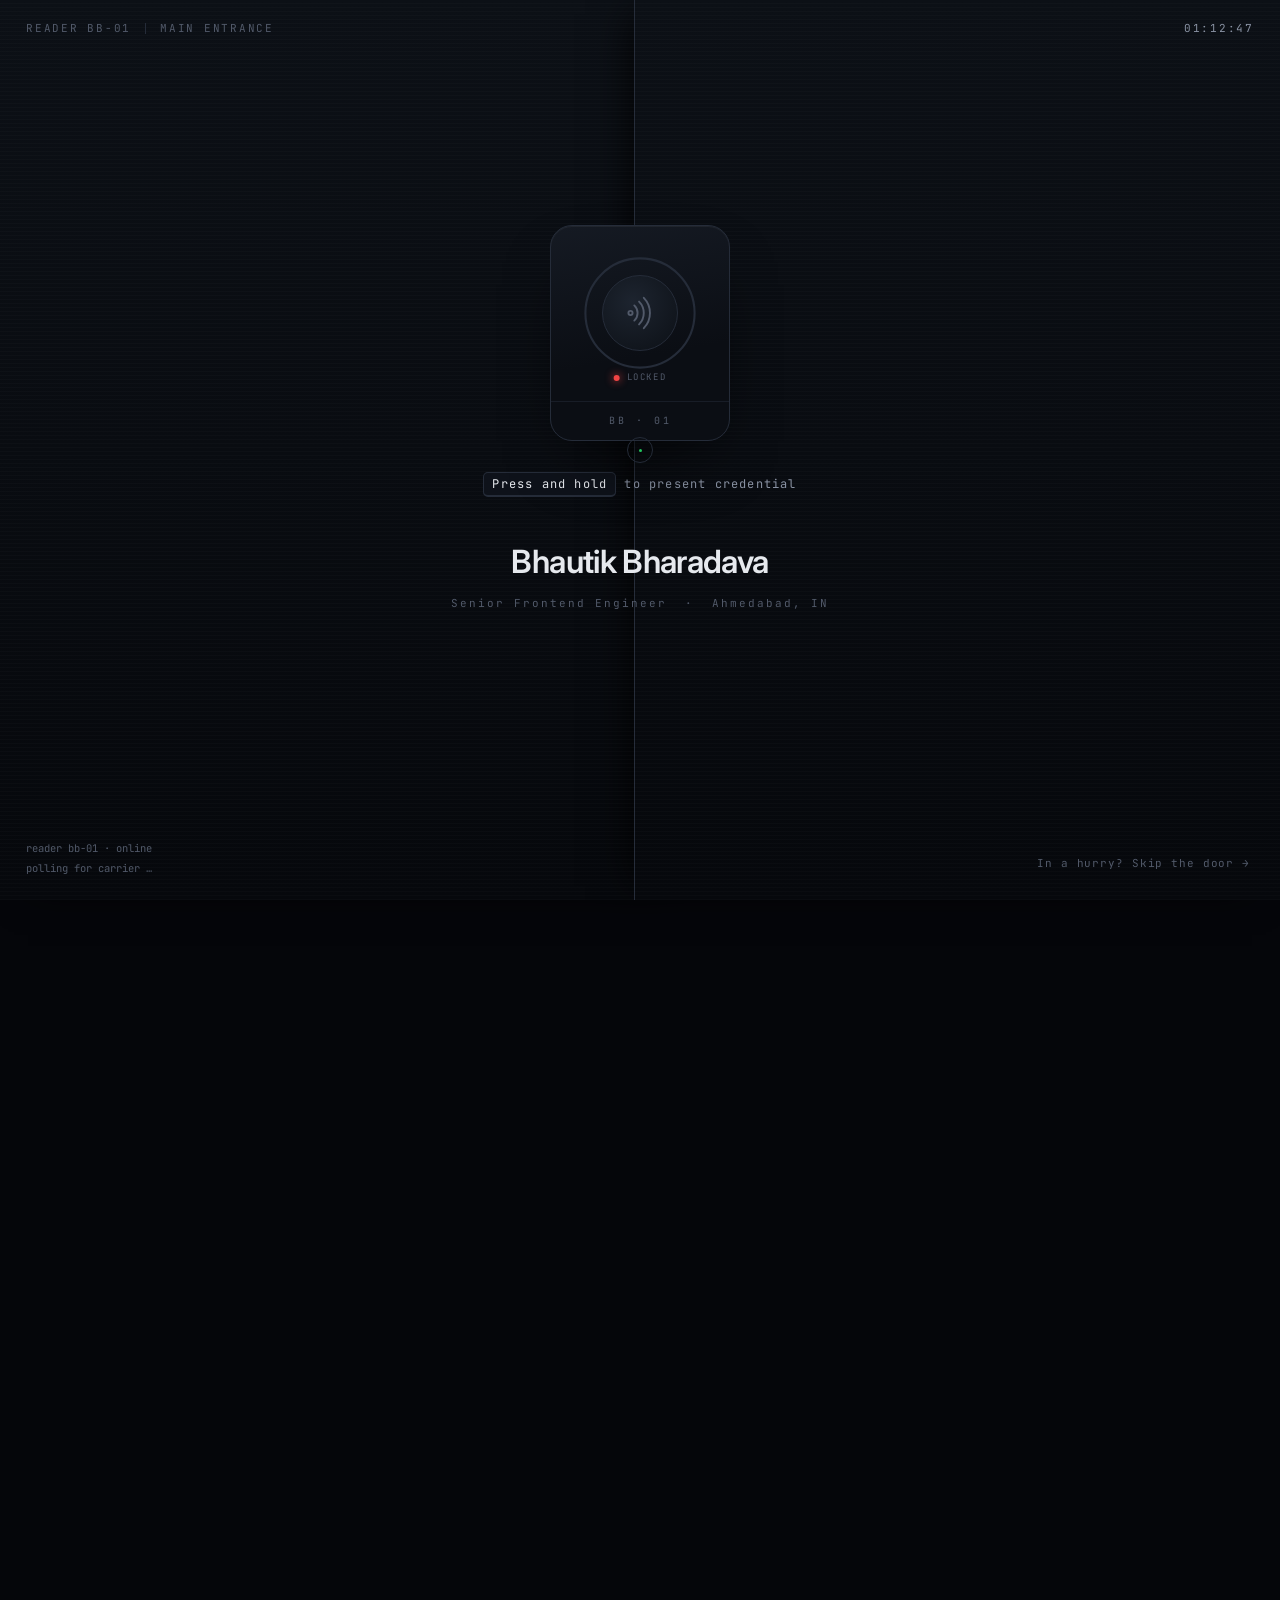
<file: clearance/index.html>
<!doctype html>
<html lang="en">
<head>
<meta charset="utf-8" />
<meta name="viewport" content="width=device-width, initial-scale=1" />
<title>Bhautik Bharadava — Senior Frontend Engineer</title>
<meta name="description" content="Senior frontend engineer, 7+ years of production React. I build the operator interface for a cloud-native access control platform, and the systems that let other engineers ship faster." />
<link rel="stylesheet" href="src/styles.css" />
</head>
<body data-state="locked">

<a class="skip-link" href="#lobby">Skip to content</a>

<!-- ══════════════════════════════════════════════════════════════
     STAGE 1 — THE READER
     ══════════════════════════════════════════════════════════════ -->
<div class="gate" id="gate">

  <div class="gate__chrome">
    <span class="chrome-id">READER BB-01</span>
    <span class="chrome-sep"></span>
    <span class="chrome-loc">MAIN ENTRANCE</span>
    <span class="chrome-clock" id="chromeClock">--:--:--</span>
  </div>

  <div class="gate__stage">

    <div class="reader" id="reader" role="button" tabindex="0"
         aria-label="Present credential. Press and hold to enter the site.">
      <div class="reader__body">
        <div class="reader__glow" id="readerGlow"></div>

        <svg class="reader__arc" viewBox="0 0 120 120" aria-hidden="true">
          <circle class="arc-track" cx="60" cy="60" r="52" />
          <circle class="arc-fill" id="arcFill" cx="60" cy="60" r="52" />
        </svg>

        <div class="reader__ring" id="readerRing">
          <svg viewBox="0 0 40 40" class="rfid" aria-hidden="true">
            <path d="M14 12a11 11 0 0 1 0 16" /><path d="M19 8a17 17 0 0 1 0 24" />
            <path d="M24 4a23 23 0 0 1 0 32" /><circle cx="10" cy="20" r="2.2" />
          </svg>
        </div>

        <div class="reader__wave" id="wave1"></div>
        <div class="reader__wave" id="wave2"></div>

        <div class="reader__led" id="readerLed">
          <i></i><span id="ledText">LOCKED</span>
        </div>
      </div>
      <div class="reader__plate">BB&nbsp;·&nbsp;01</div>
    </div>

    <p class="gate__prompt" id="gatePrompt">
      <kbd>Press&nbsp;and&nbsp;hold</kbd> to present credential
    </p>

    <div class="gate__identity">
      <h1>Bhautik Bharadava</h1>
      <p>Senior Frontend Engineer &nbsp;·&nbsp; Ahmedabad, IN</p>
    </div>

  </div>

  <div class="gate__log" id="gateLog" aria-hidden="true"></div>

  <button class="gate__skip" id="skipBtn">
    In a hurry? Skip the door <span>&rarr;</span>
  </button>

  <!-- The physical doors that part on entry -->
  <div class="door door--l"></div>
  <div class="door door--r"></div>
</div>


<!-- ══════════════════════════════════════════════════════════════
     STAGE 2 — INSIDE THE BUILDING
     ══════════════════════════════════════════════════════════════ -->
<div class="building" id="building">

  <!-- ── Door directory ── -->
  <nav class="directory" aria-label="Door directory">
    <div class="directory__head">
      <span class="dot"></span> DOOR DIRECTORY
    </div>
    <ul class="directory__list" id="doorList">
      <li><a href="#lobby"       data-door="D-01" data-level="1">Lobby<em>About</em></a></li>
      <li><a href="#engineering" data-door="D-02" data-level="1">Engineering<em>Work</em></a></li>
      <li><a href="#server-room" data-door="D-03" data-level="1">Server Room<em>Stack</em></a></li>
      <li><a href="#archive"     data-door="D-04" data-level="1">Archive<em>Writing</em></a></li>
      <li><a href="#front-desk"  data-door="D-05" data-level="1">Front Desk<em>Contact</em></a></li>
      <li class="is-locked"><a href="#" data-door="D-06" data-level="9" id="roofDoor">Roof<em>Restricted</em></a></li>
    </ul>
    <div class="directory__foot">
      <div class="badge" id="badgeChip">
        <span class="badge__k">CREDENTIAL</span>
        <span class="badge__v" id="credId">0x8F2A11</span>
        <span class="badge__k">CLEARANCE</span>
        <span class="badge__v" id="credLevel">VISITOR · L1</span>
      </div>
    </div>
  </nav>

  <!-- ── Content ── -->
  <main class="content">

    <section class="pane" id="lobby">
      <div class="pane__mark"><span>D-01</span> LOBBY</div>
      <h2 class="lede">
        I build the interfaces that decide <em>who gets in</em> — and the
        systems that decide <em>how software gets built</em>.
      </h2>
      <div class="cols">
        <p>Seven years of production React, most of it spent on the operator side of a cloud-native
        access control platform: doors, credentials, schedules, audit trails. Software where a
        dropped frame is an annoyance and a wrong state is a locked-out building.</p>
        <p>Lately I've been building in the other direction — developer tooling and agentic
        workflows that compress the distance between a spec and a shipped pull request. The same
        instinct, pointed inward: make the system legible, then make it fast.</p>
      </div>
      <div class="facts">
        <div><b>7+</b><span>years shipping React</span></div>
        <div><b>[XX]</b><span>components in the design system</span></div>
        <div><b>[XX]%</b><span>dashboard bundle reduction</span></div>
        <div><b>IST</b><span>UTC+5:30 · remote-ready</span></div>
      </div>
    </section>

    <section class="pane" id="engineering">
      <div class="pane__mark"><span>D-02</span> ENGINEERING</div>
      <h3 class="pane__title">Access events</h3>
      <p class="pane__sub">A career reads better as an audit log than as a résumé. Every entry below
      is a door someone opened, and what happened after.</p>

      <ol class="audit" id="careerLog">
        <li data-status="granted">
          <span class="audit__ts">2022 —</span>
          <span class="audit__badge">GRANTED</span>
          <div class="audit__body">
            <h4>Genea <em>(formerly Sequr)</em> — Senior Software Engineer II</h4>
            <p>Cloud-native access control for commercial real estate. I own significant surface area
            of the operator dashboard — the screen a security admin lives in — plus a design system of
            micro components shared across product surfaces.</p>
            <ul>
              <li>Frontend architecture for door, credential, schedule and audit management</li>
              <li>Design system adopted across [XX] product surfaces, cutting one-off UI by [XX]%</li>
              <li>Currently building developer tooling for agentic, spec-driven delivery</li>
            </ul>
          </div>
        </li>
        <li data-status="granted">
          <span class="audit__ts">20XX —</span>
          <span class="audit__badge">GRANTED</span>
          <div class="audit__body">
            <h4>Clientjoy — Software Engineer</h4>
            <p>Client lifecycle management SaaS. [VERIFY: two or three concrete outcomes — what you
            built, what it moved.]</p>
          </div>
        </li>
        <li data-status="granted">
          <span class="audit__ts">20XX —</span>
          <span class="audit__badge">GRANTED</span>
          <div class="audit__body">
            <h4>Gridle — Software Engineer, then Intern</h4>
            <p>Team productivity platform. Where the frontend habit started. [VERIFY: outcomes.]</p>
          </div>
        </li>
        <li data-status="enrolled">
          <span class="audit__ts">2014 –18</span>
          <span class="audit__badge">ENROLLED</span>
          <div class="audit__body">
            <h4>L.D. College of Engineering, Ahmedabad</h4>
            <p>B.E. Computer Science.</p>
          </div>
        </li>
      </ol>
    </section>

    <section class="pane" id="server-room">
      <div class="pane__mark"><span>D-03</span> SERVER ROOM</div>
      <h3 class="pane__title">What's racked</h3>
      <div class="racks">
        <div class="rack">
          <h5>Core</h5>
          <ul><li>React</li><li>TypeScript</li><li>Redux</li><li>SCSS / CSS architecture</li><li>Vite · webpack</li></ul>
        </div>
        <div class="rack">
          <h5>Backend &amp; infra</h5>
          <ul><li>Node.js</li><li>Laravel / PHP</li><li>REST · WebSockets</li><li>Docker</li><li>AWS</li></ul>
        </div>
        <div class="rack">
          <h5>Craft</h5>
          <ul><li>Design systems</li><li>Component API design</li><li>Core Web Vitals</li><li>Accessibility</li></ul>
        </div>
        <div class="rack">
          <h5>Agentic</h5>
          <ul><li>Agent tooling</li><li>MCP servers</li><li>Spec-driven development</li><li>Context engineering</li></ul>
        </div>
      </div>
    </section>

    <section class="pane" id="archive">
      <div class="pane__mark"><span>D-04</span> ARCHIVE</div>
      <h3 class="pane__title">Things written and things tried</h3>
      <div class="cards">
        <a class="card" href="https://codepen.io/bhautikbharadava" target="_blank" rel="noopener">
          <span class="card__k">CodePen</span>
          <b>Creative coding</b>
          <p>Where the interaction ideas get prototyped before they earn a place in production.</p>
        </a>
        <a class="card" href="https://github.com/bhautikbharadava" target="_blank" rel="noopener">
          <span class="card__k">GitHub</span>
          <b>52 repositories</b>
          <p>Libraries, experiments, and the long tail of things built to understand them.</p>
        </a>
        <a class="card" href="#" data-verify="Medium URL">
          <span class="card__k">Writing</span>
          <b>Essays on frontend</b>
          <p>[VERIFY: link your Medium and pull the three pieces you'd want a hiring manager to read.]</p>
        </a>
      </div>
    </section>

    <section class="pane" id="front-desk">
      <div class="pane__mark"><span>D-05</span> FRONT DESK</div>
      <h3 class="pane__title">Request access</h3>
      <p class="pane__sub">Open to remote senior and lead frontend roles. Fastest route is email.</p>
      <div class="contact">
        <a href="mailto:bhautikbharadava@gmail.com">bhautikbharadava@gmail.com</a>
        <a href="https://www.linkedin.com/in/bhautikbharadava/" target="_blank" rel="noopener">LinkedIn</a>
        <a href="https://github.com/bhautikbharadava" target="_blank" rel="noopener">GitHub</a>
      </div>
      <footer class="colophon">
        <p>This site is an access control system. You badged in at the door; the log on the right has
        been recording you since. No data leaves your browser — the log is local, and it forgets you
        when you close the tab.</p>
      </footer>
    </section>

  </main>

  <!-- ── Live audit log ── -->
  <aside class="lograil" aria-label="Live audit log" aria-live="off">
    <div class="lograil__head">
      <span class="dot dot--live"></span> AUDIT LOG
      <button class="lograil__toggle" id="logToggle" aria-label="Collapse log">—</button>
    </div>
    <div class="lograil__body" id="liveLog"></div>
    <div class="lograil__foot"><span id="eventCount">0</span> EVENTS · SESSION LOCAL</div>
  </aside>

</div>

<div class="cursor" id="cursor" aria-hidden="true"><i></i></div>
<div class="denied-flash" id="deniedFlash" aria-hidden="true"></div>

<script src="src/app.js"></script>
</body>
</html>
</file>
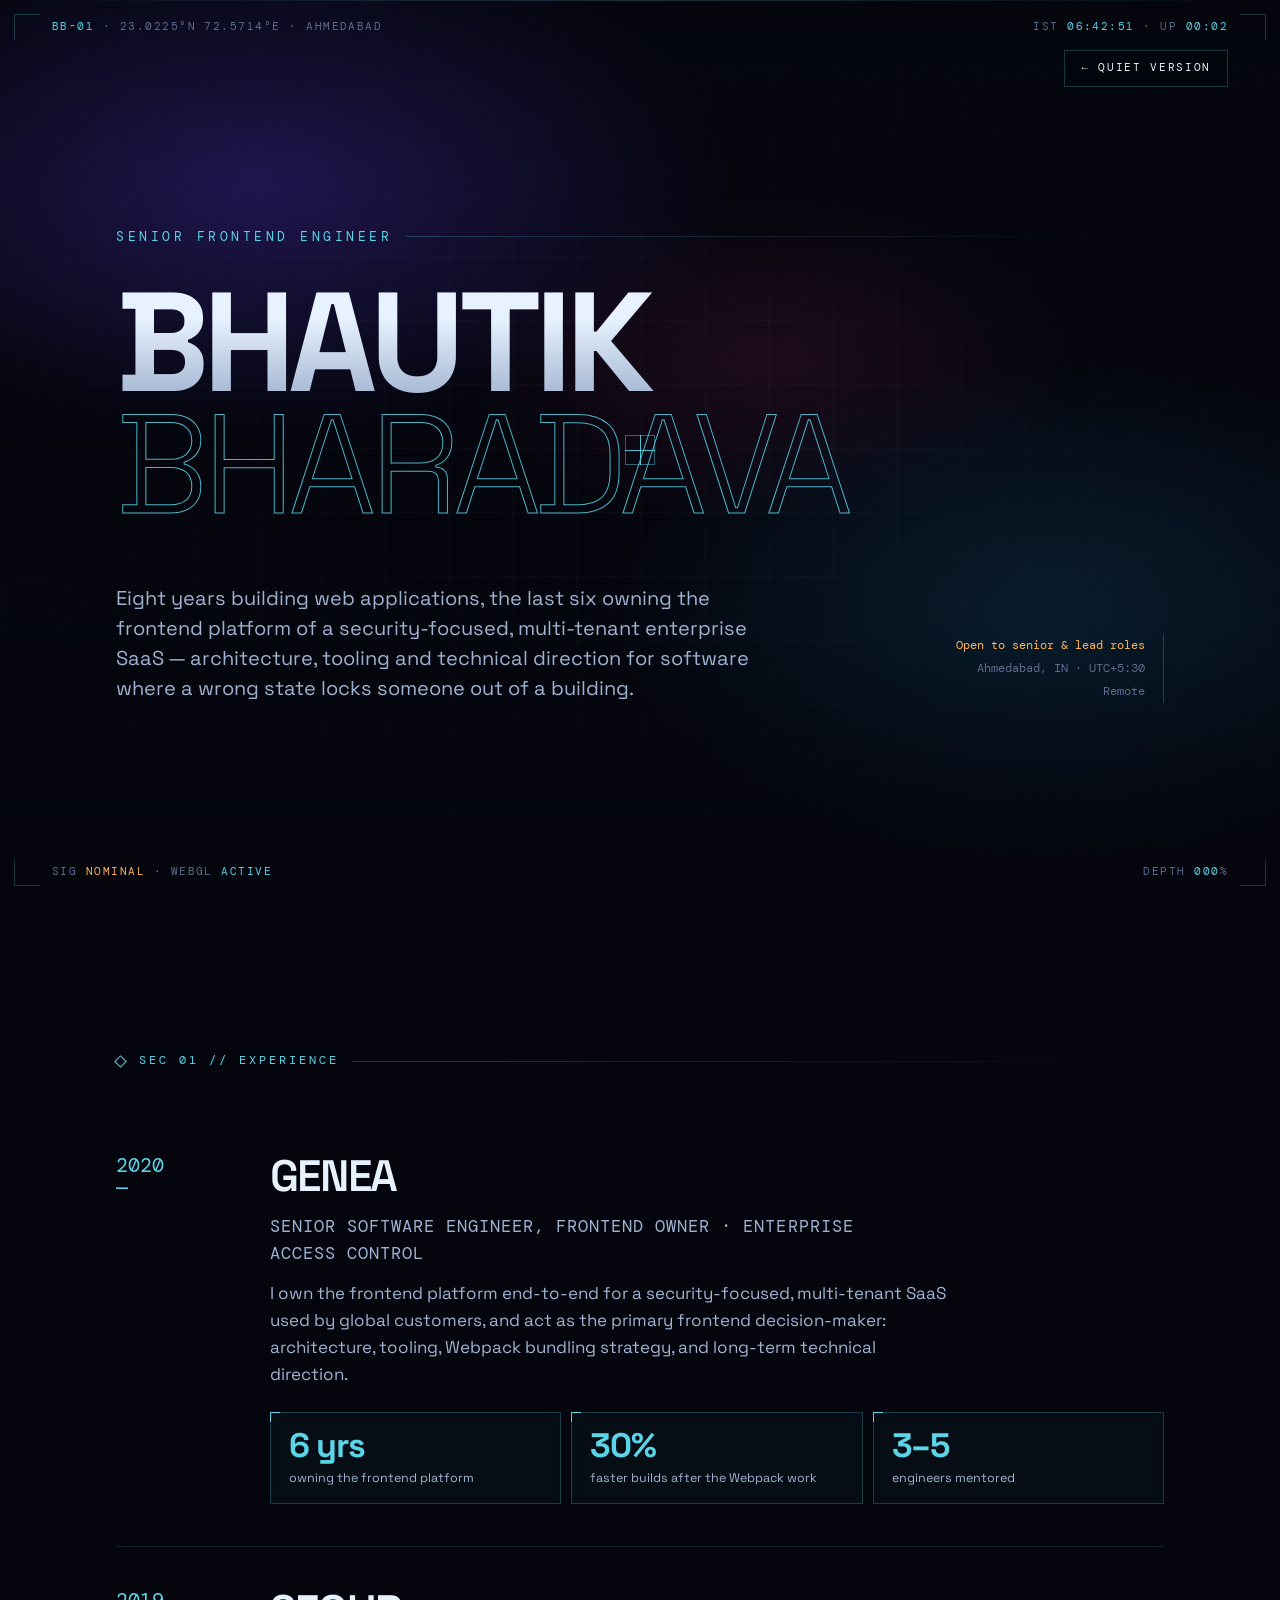
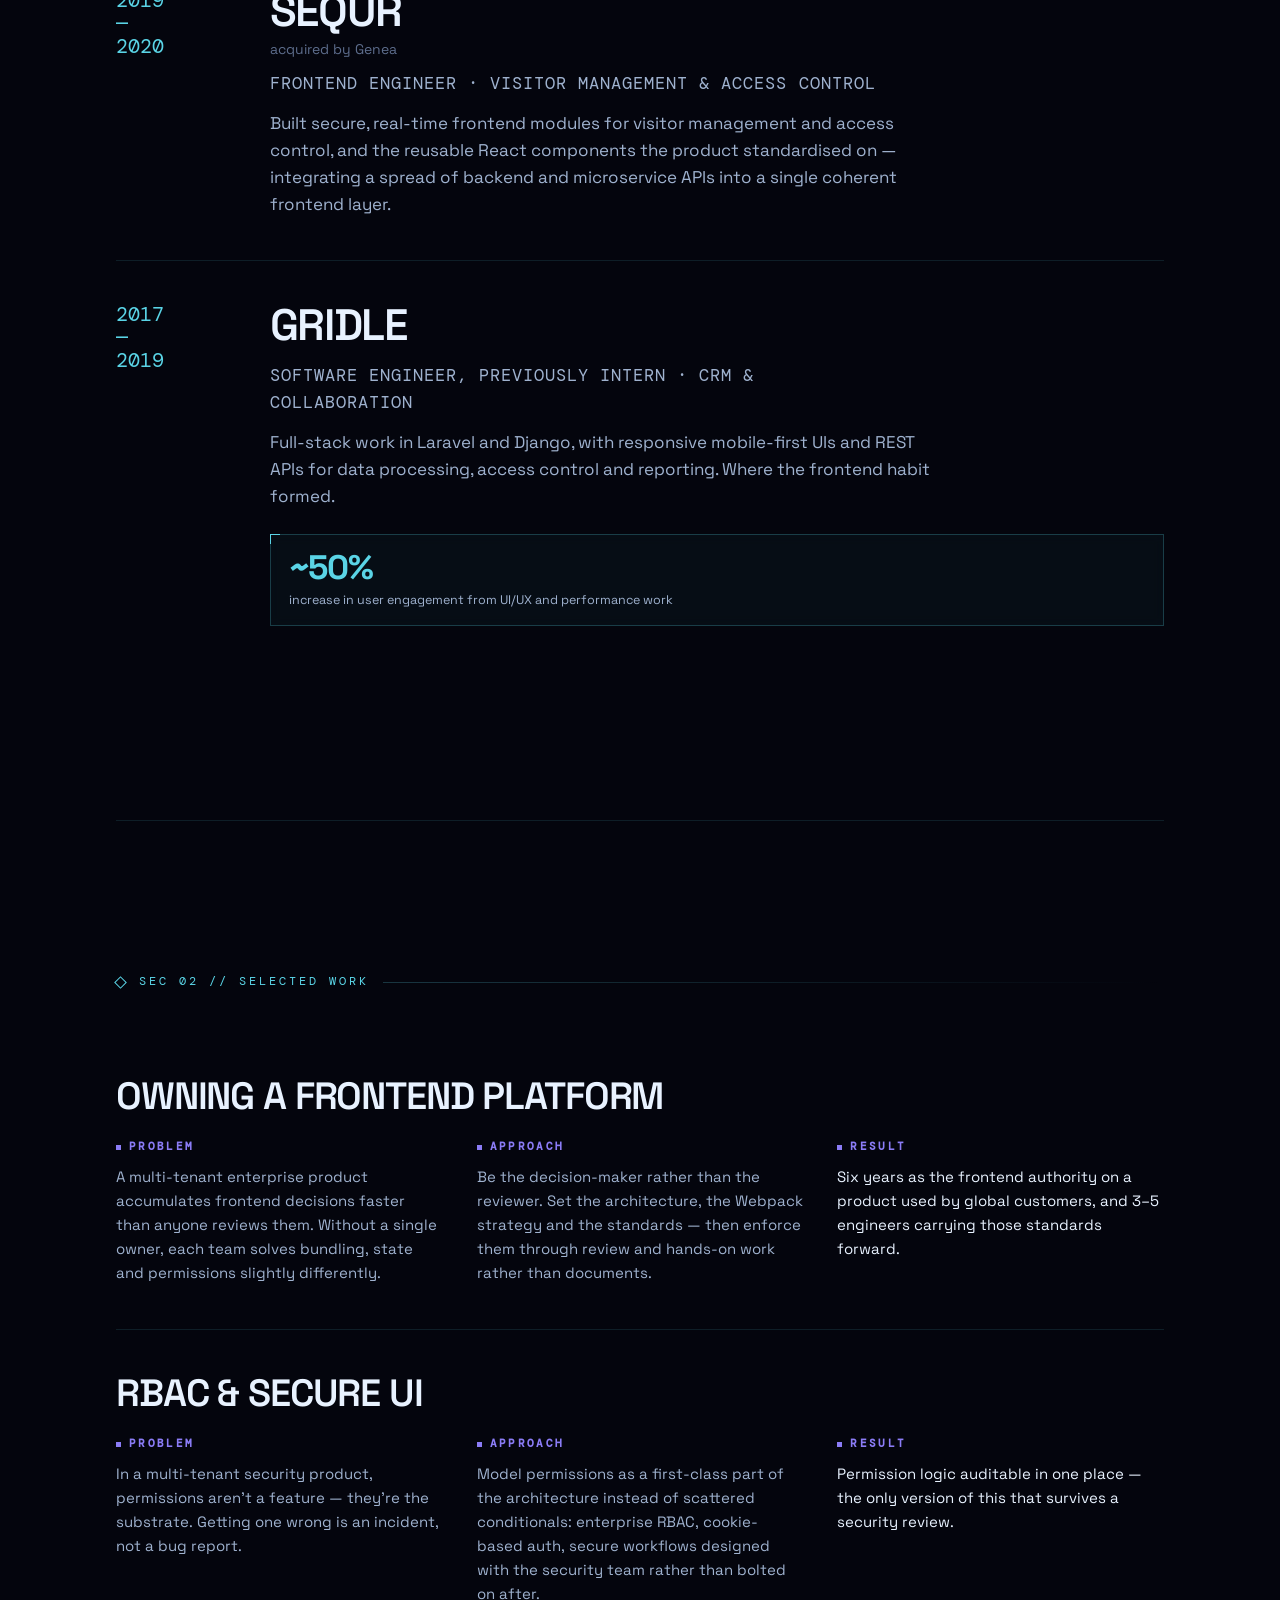
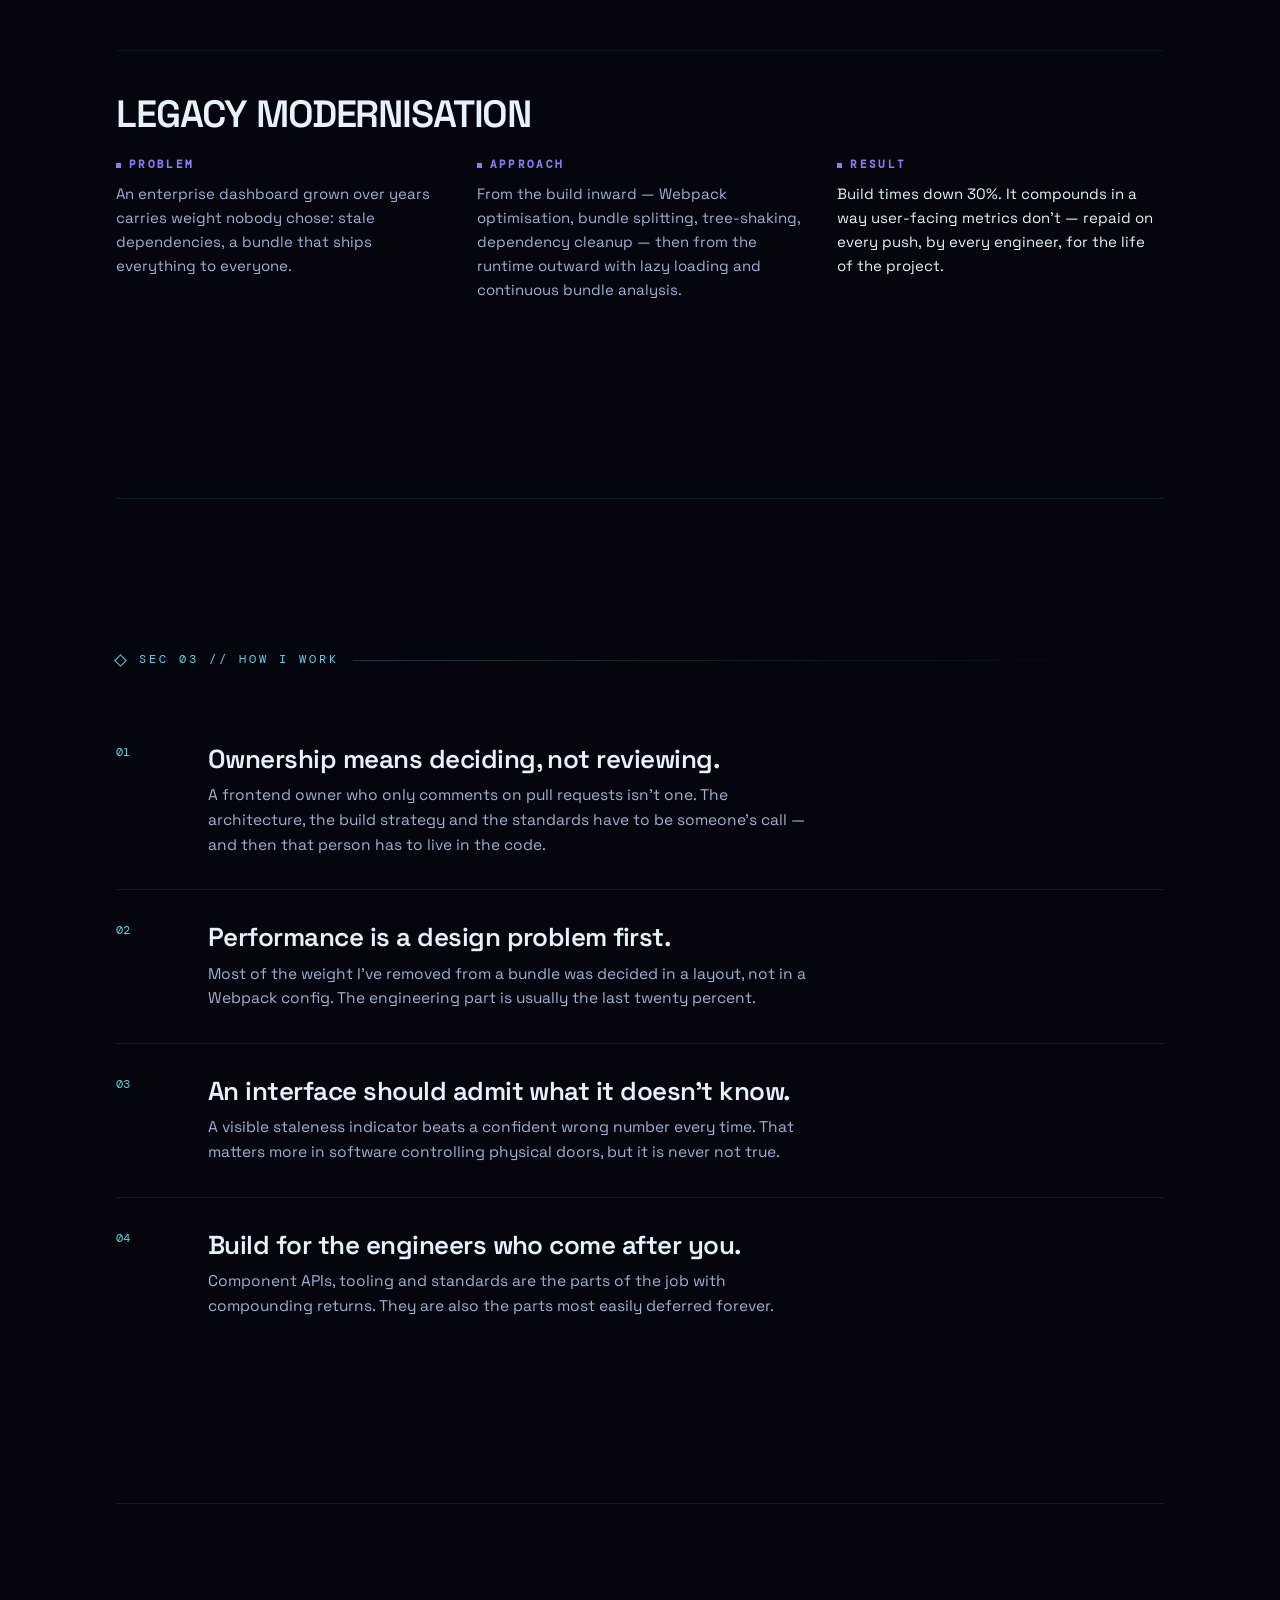
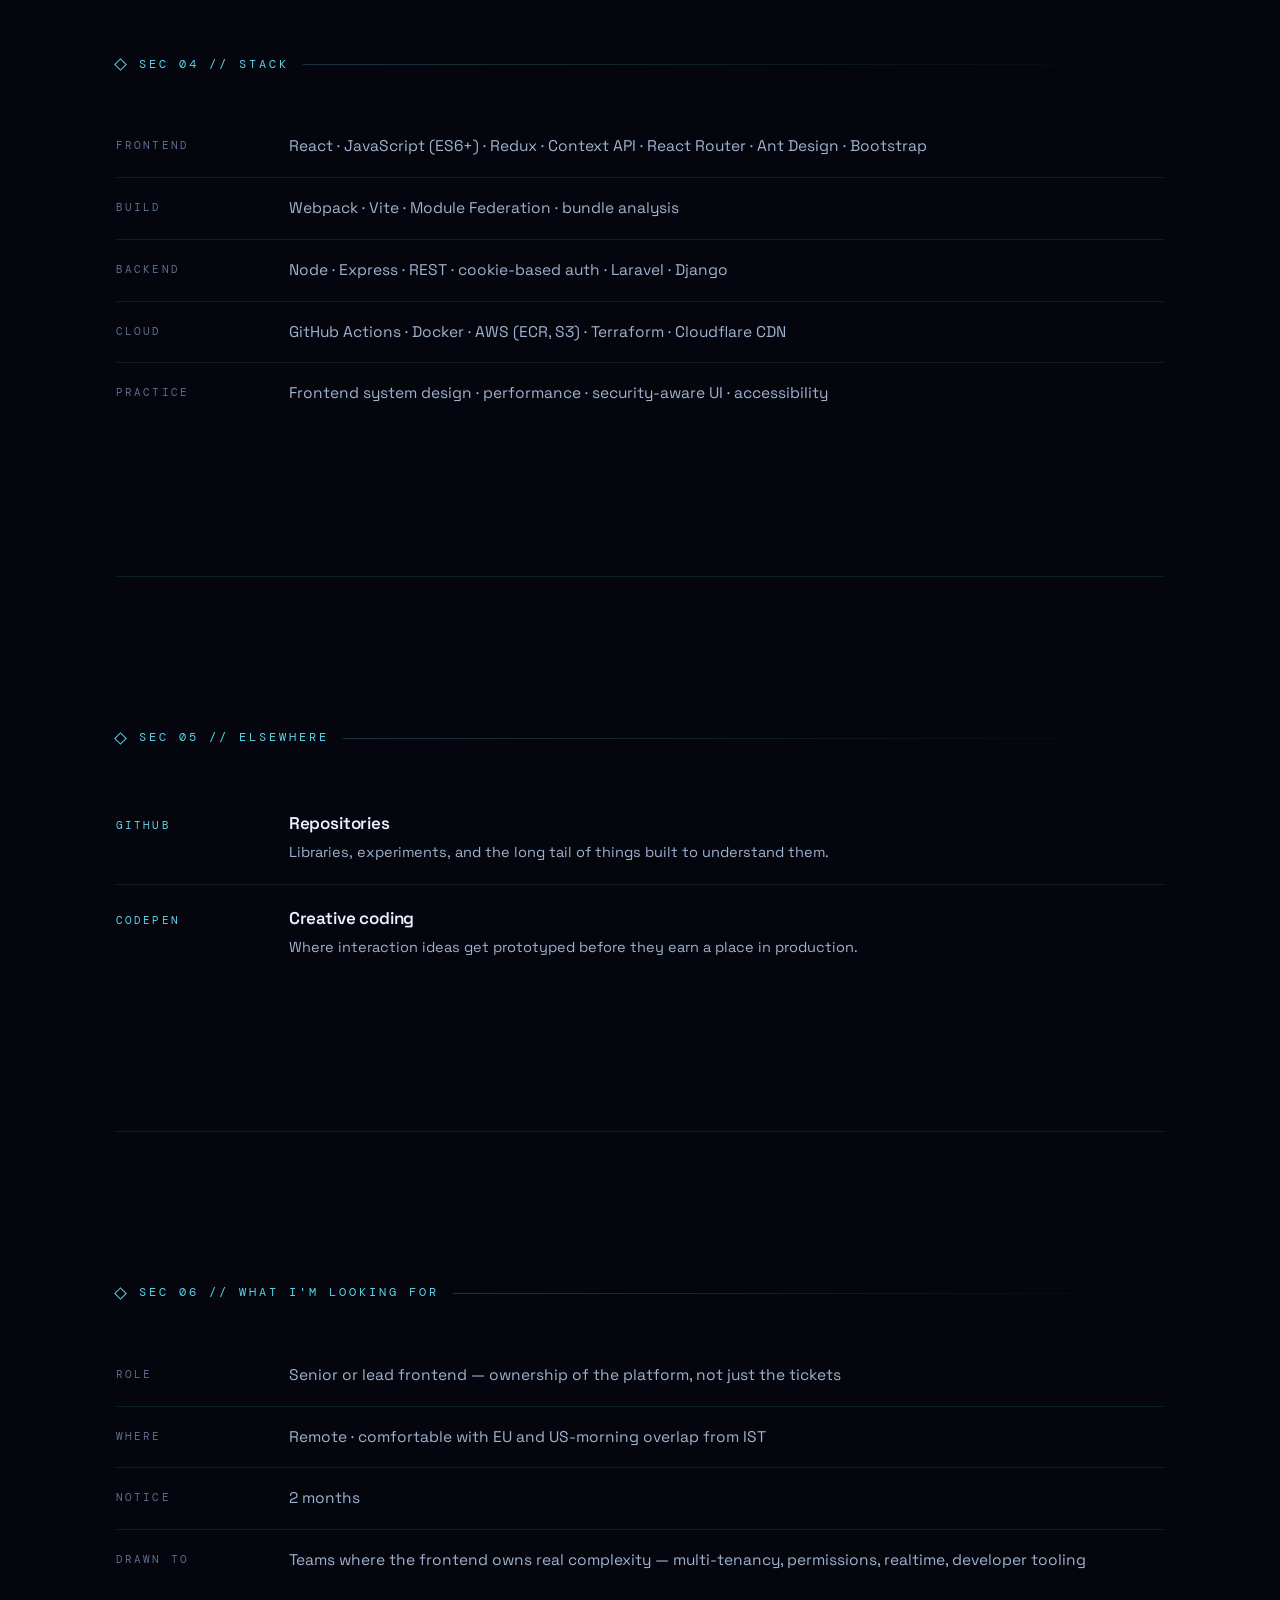
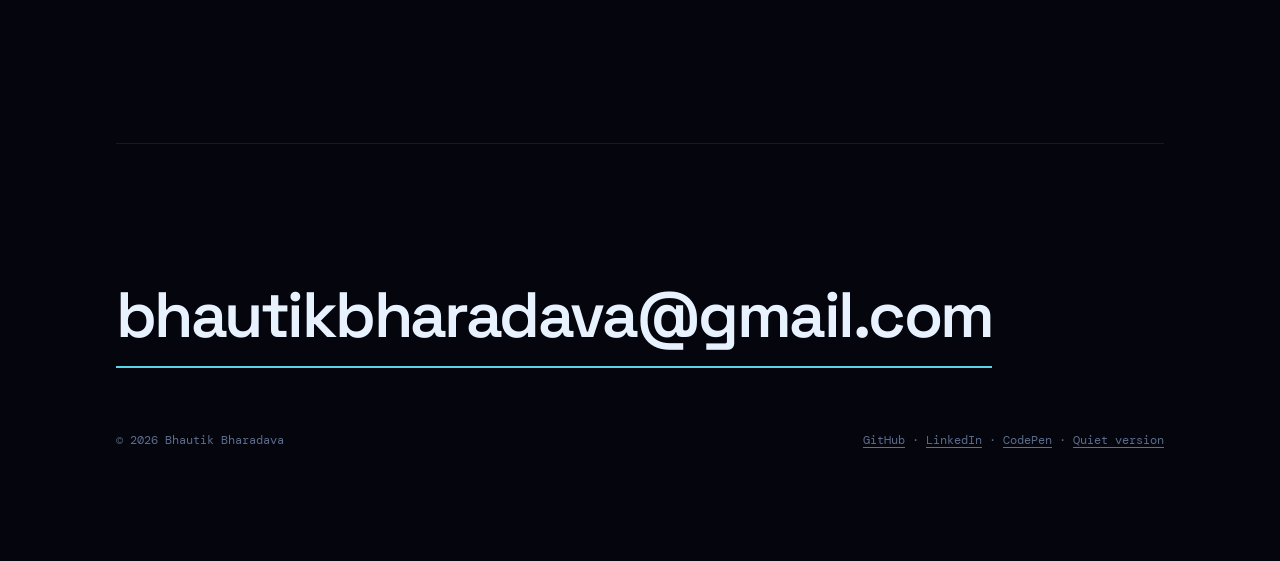
<file: lab/index.html>
<!doctype html>
<html lang="en">
<head>
<meta charset="utf-8" />
<meta name="viewport" content="width=device-width, initial-scale=1" />

<title>Bhautik Bharadava — Lab</title>
<meta name="description" content="The loud version. Senior frontend engineer, 8+ years, frontend owner for a security-focused multi-tenant enterprise SaaS." />
<meta name="theme-color" content="#04050d" />
<link rel="canonical" href="https://bhautikbharadava.netlify.app/lab/" />

<link rel="icon" href="../favicon.svg" type="image/svg+xml" />
<link rel="preconnect" href="https://fonts.googleapis.com" />
<link rel="preconnect" href="https://fonts.gstatic.com" crossorigin />
<link href="https://fonts.googleapis.com/css2?family=DM+Mono:wght@400;500&family=Space+Grotesk:wght@300;400;500;600;700&display=swap" rel="stylesheet" />
<link rel="stylesheet" href="styles.css" />
</head>
<body>

<a class="skip" href="#main">Skip to content</a>

<canvas id="gl" aria-hidden="true"></canvas>
<div class="scrim" aria-hidden="true"></div>
<div class="grid" aria-hidden="true"></div>
<div class="grain" aria-hidden="true"></div>

<!-- HUD. Decorative, so it is hidden from assistive tech entirely. The clock
     and coordinates are real; uptime is time since this page opened. -->
<div class="hud" aria-hidden="true">
  <span class="hud__c hud__c--tl"></span><span class="hud__c hud__c--tr"></span>
  <span class="hud__c hud__c--bl"></span><span class="hud__c hud__c--br"></span>
  <div class="hud__top">
    <span><b>BB-01</b> · 23.0225°N 72.5714°E · Ahmedabad</span>
    <span>IST <b id="clock">--:--:--</b> · UP <b id="uptime">00:00</b></span>
  </div>
  <div class="hud__bot">
    <span>SIG <i>NOMINAL</i> · WebGL <b>ACTIVE</b></span>
    <span>DEPTH <b id="scrollPct">000</b>%</span>
  </div>
  <span class="hud__scan"></span>
</div>

<div class="reticle" id="reticle" aria-hidden="true"><b></b></div>

<a class="switch" href="../">← Quiet version</a>

<div class="wrap">

  <header class="hero">
    <p class="kicker"><span data-scramble>SENIOR FRONTEND ENGINEER</span></p>
    <h1>
      <span class="solid" data-scramble>BHAUTIK</span>
      <span class="thin" data-scramble>BHARADAVA</span>
    </h1>
    <div class="hero__foot">
      <p class="hero__blurb">
        Eight years building web applications, the last six owning the frontend platform of a
        security-focused, multi-tenant enterprise SaaS — architecture, tooling and technical
        direction for software where a wrong state locks someone out of a building.
      </p>
      <p class="hero__meta">
        <b>Open to senior &amp; lead roles</b>
        Ahmedabad, IN · UTC+5:30<br />
        Remote
      </p>
    </div>
  </header>

  <main id="main">

    <!-- ── Experience ─────────────────────────────────────────── -->

    <section class="band">
      <p class="band__no">SEC 01 // Experience</p>

      <article class="job rise">
        <div class="job__yr">2020<br />—</div>
        <div>
          <h3>Genea</h3>
          <p class="job__what">Senior Software Engineer, Frontend Owner · enterprise access control</p>
          <p>I own the frontend platform end-to-end for a security-focused, multi-tenant SaaS used
          by global customers, and act as the primary frontend decision-maker: architecture,
          tooling, Webpack bundling strategy, and long-term technical direction.</p>
          <ul class="stats">
            <li><b>6 yrs</b><span>owning the frontend platform</span></li>
            <li><b>30%</b><span>faster builds after the Webpack work</span></li>
            <li><b>3–5</b><span>engineers mentored</span></li>
          </ul>
        </div>
      </article>

      <article class="job rise">
        <div class="job__yr">2019<br />—<br />2020</div>
        <div>
          <h3>Sequr<em>acquired by Genea</em></h3>
          <p class="job__what">Frontend Engineer · visitor management &amp; access control</p>
          <p>Built secure, real-time frontend modules for visitor management and access control,
          and the reusable React components the product standardised on — integrating a spread of
          backend and microservice APIs into a single coherent frontend layer.</p>
        </div>
      </article>

      <article class="job rise">
        <div class="job__yr">2017<br />—<br />2019</div>
        <div>
          <h3>Gridle</h3>
          <p class="job__what">Software Engineer, previously Intern · CRM &amp; collaboration</p>
          <p>Full-stack work in Laravel and Django, with responsive mobile-first UIs and REST APIs
          for data processing, access control and reporting. Where the frontend habit formed.</p>
          <ul class="stats">
            <li><b>~50%</b><span>increase in user engagement from UI/UX and performance work</span></li>
          </ul>
        </div>
      </article>
    </section>

    <!-- ── Work ───────────────────────────────────────────────── -->

    <section class="band">
      <p class="band__no">SEC 02 // Selected work</p>

      <article class="case rise">
        <h3>Owning a frontend platform</h3>
        <div class="case__grid">
          <div><h4>Problem</h4><p>A multi-tenant enterprise product accumulates frontend decisions
          faster than anyone reviews them. Without a single owner, each team solves bundling, state
          and permissions slightly differently.</p></div>
          <div><h4>Approach</h4><p>Be the decision-maker rather than the reviewer. Set the
          architecture, the Webpack strategy and the standards — then enforce them through review
          and hands-on work rather than documents.</p></div>
          <div><h4>Result</h4><p>Six years as the frontend authority on a product used by global
          customers, and 3–5 engineers carrying those standards forward.</p></div>
        </div>
      </article>

      <article class="case rise">
        <h3>RBAC &amp; secure UI</h3>
        <div class="case__grid">
          <div><h4>Problem</h4><p>In a multi-tenant security product, permissions aren't a feature —
          they're the substrate. Getting one wrong is an incident, not a bug report.</p></div>
          <div><h4>Approach</h4><p>Model permissions as a first-class part of the architecture
          instead of scattered conditionals: enterprise RBAC, cookie-based auth, secure workflows
          designed with the security team rather than bolted on after.</p></div>
          <div><h4>Result</h4><p>Permission logic auditable in one place — the only version of this
          that survives a security review.</p></div>
        </div>
      </article>

      <article class="case rise">
        <h3>Legacy modernisation</h3>
        <div class="case__grid">
          <div><h4>Problem</h4><p>An enterprise dashboard grown over years carries weight nobody
          chose: stale dependencies, a bundle that ships everything to everyone.</p></div>
          <div><h4>Approach</h4><p>From the build inward — Webpack optimisation, bundle splitting,
          tree-shaking, dependency cleanup — then from the runtime outward with lazy loading and
          continuous bundle analysis.</p></div>
          <div><h4>Result</h4><p>Build times down 30%. It compounds in a way user-facing metrics
          don't — repaid on every push, by every engineer, for the life of the project.</p></div>
        </div>
      </article>
    </section>

    <!-- ── Beliefs ────────────────────────────────────────────── -->

    <section class="band">
      <p class="band__no">SEC 03 // How I work</p>

      <div class="creed rise">
        <span>01</span>
        <div>
          <h3>Ownership means deciding, not reviewing.</h3>
          <p>A frontend owner who only comments on pull requests isn't one. The architecture, the
          build strategy and the standards have to be someone's call — and then that person has to
          live in the code.</p>
        </div>
      </div>
      <div class="creed rise">
        <span>02</span>
        <div>
          <h3>Performance is a design problem first.</h3>
          <p>Most of the weight I've removed from a bundle was decided in a layout, not in a
          Webpack config. The engineering part is usually the last twenty percent.</p>
        </div>
      </div>
      <div class="creed rise">
        <span>03</span>
        <div>
          <h3>An interface should admit what it doesn't know.</h3>
          <p>A visible staleness indicator beats a confident wrong number every time. That matters
          more in software controlling physical doors, but it is never not true.</p>
        </div>
      </div>
      <div class="creed rise">
        <span>04</span>
        <div>
          <h3>Build for the engineers who come after you.</h3>
          <p>Component APIs, tooling and standards are the parts of the job with compounding
          returns. They are also the parts most easily deferred forever.</p>
        </div>
      </div>
    </section>

    <!-- ── Stack ──────────────────────────────────────────────── -->

    <section class="band">
      <p class="band__no">SEC 04 // Stack</p>
      <dl class="rows rise">
        <div><dt>Frontend</dt><dd>React · JavaScript (ES6+) · Redux · Context API · React Router · Ant Design · Bootstrap</dd></div>
        <div><dt>Build</dt><dd>Webpack · Vite · Module Federation · bundle analysis</dd></div>
        <div><dt>Backend</dt><dd>Node · Express · REST · cookie-based auth · Laravel · Django</dd></div>
        <div><dt>Cloud</dt><dd>GitHub Actions · Docker · AWS (ECR, S3) · Terraform · Cloudflare CDN</dd></div>
        <div><dt>Practice</dt><dd>Frontend system design · performance · security-aware UI · accessibility</dd></div>
      </dl>
    </section>

    <!-- ── Elsewhere ──────────────────────────────────────────── -->

    <section class="band">
      <p class="band__no">SEC 05 // Elsewhere</p>
      <ul class="out rise">
        <li>
          <a href="https://github.com/bhautikbharadava" target="_blank" rel="noopener">
            <span class="k">GitHub</span>
            <span><b>Repositories</b><span class="d">Libraries, experiments, and the long tail of things built to understand them.</span></span>
          </a>
        </li>
        <li>
          <a href="https://codepen.io/bhautikbharadava" target="_blank" rel="noopener">
            <span class="k">CodePen</span>
            <span><b>Creative coding</b><span class="d">Where interaction ideas get prototyped before they earn a place in production.</span></span>
          </a>
        </li>
      </ul>
    </section>

    <!-- ── Looking for ────────────────────────────────────────── -->

    <section class="band">
      <p class="band__no">SEC 06 // What I'm looking for</p>
      <dl class="rows rise">
        <div><dt>Role</dt><dd>Senior or lead frontend — ownership of the platform, not just the tickets</dd></div>
        <div><dt>Where</dt><dd>Remote · comfortable with EU and US-morning overlap from IST</dd></div>
        <div><dt>Notice</dt><dd>2 months</dd></div>
        <div><dt>Drawn to</dt><dd>Teams where the frontend owns real complexity — multi-tenancy, permissions, realtime, developer tooling</dd></div>
      </dl>
    </section>

  </main>

  <footer class="foot">
    <a class="big" href="mailto:bhautikbharadava@gmail.com">bhautikbharadava@gmail.com</a>
    <p class="foot__meta">
      <span>© <span id="year">2026</span> Bhautik Bharadava</span>
      <span>
        <a href="https://github.com/bhautikbharadava" target="_blank" rel="noopener">GitHub</a> ·
        <a href="https://www.linkedin.com/in/bhautikbharadava/" target="_blank" rel="noopener">LinkedIn</a> ·
        <a href="https://codepen.io/bhautikbharadava" target="_blank" rel="noopener">CodePen</a> ·
        <a href="../">Quiet version</a>
      </span>
    </p>
  </footer>

</div>

<script src="app.js"></script>
<script defer src="../src/analytics.js"></script>
</body>
</html>
</file>
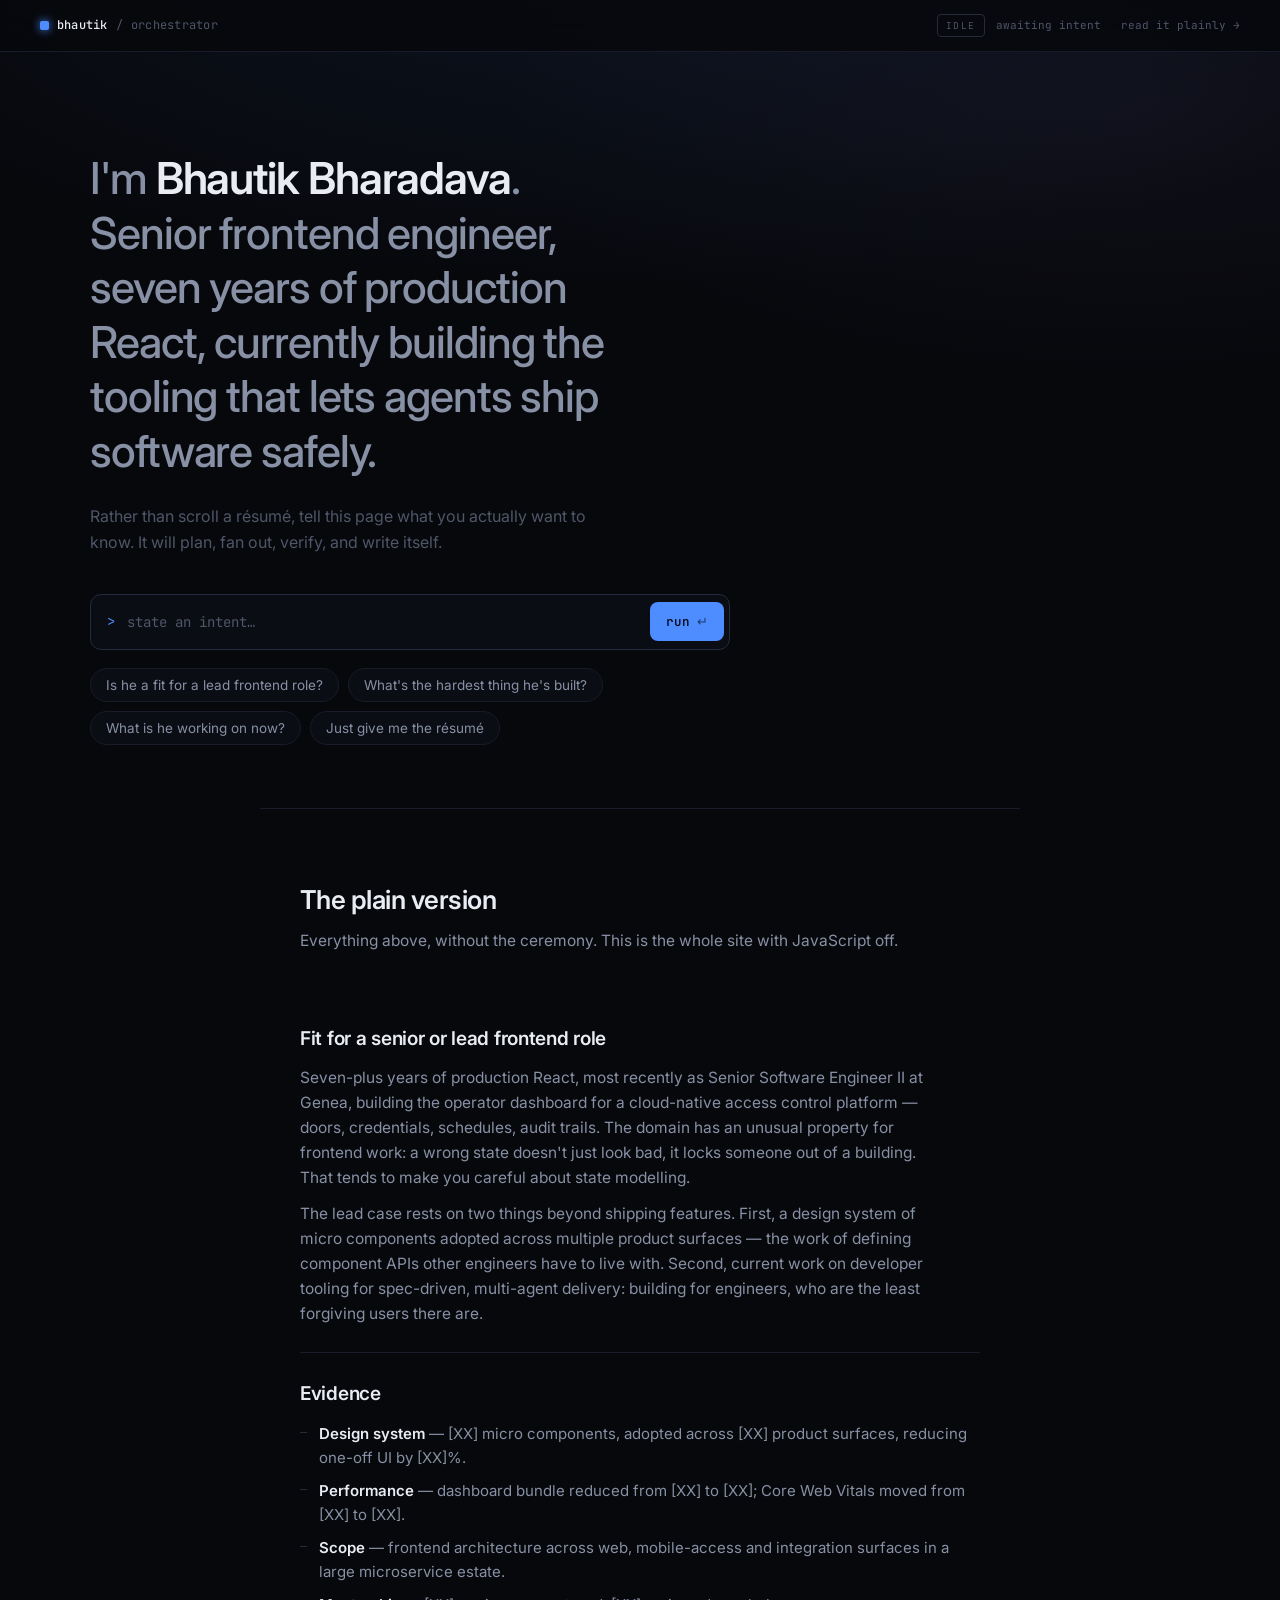
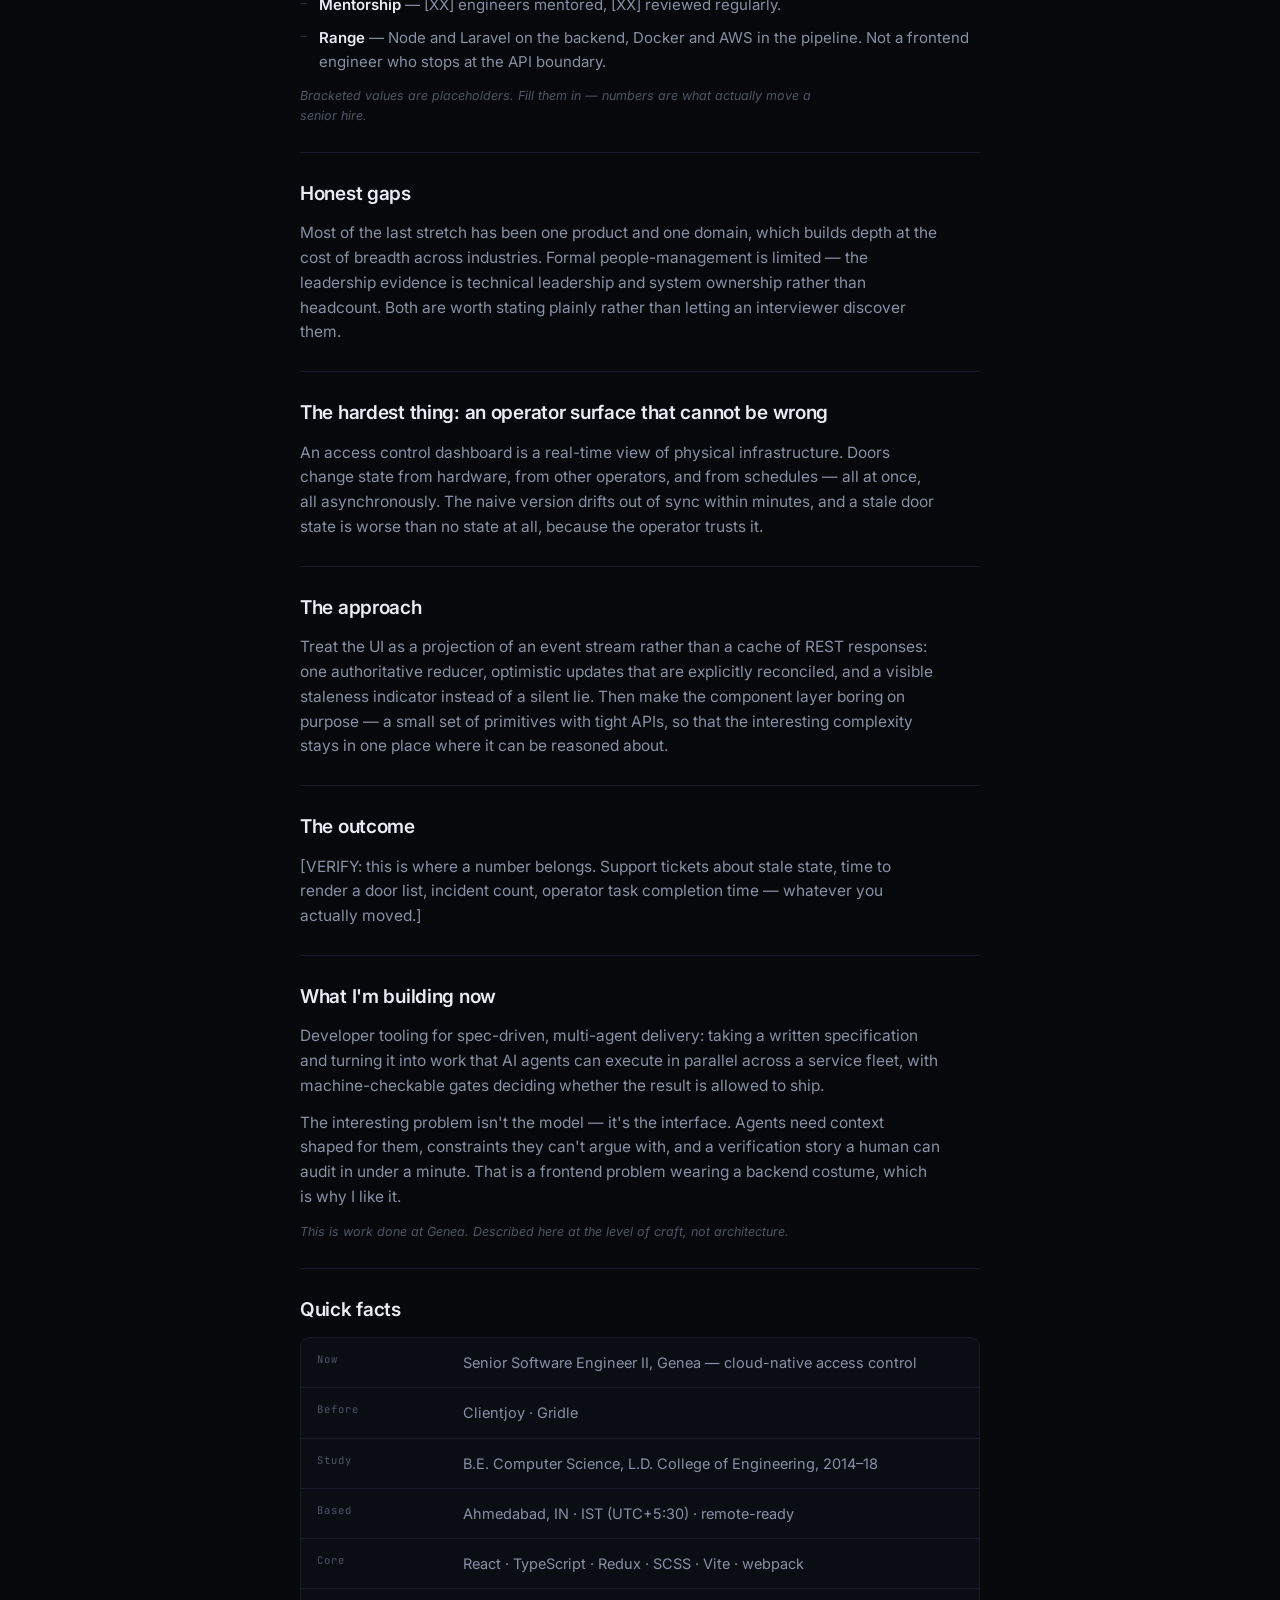
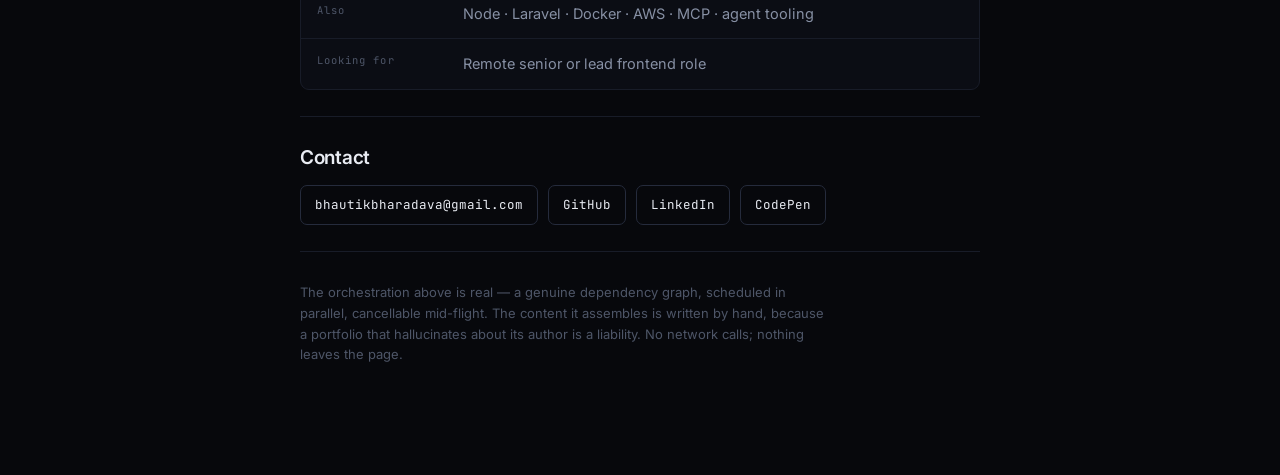
<file: orchestrator/index.html>
<!doctype html>
<html lang="en">
<head>
<meta charset="utf-8" />
<meta name="viewport" content="width=device-width, initial-scale=1" />
<title>Bhautik Bharadava — Senior Frontend Engineer</title>
<meta name="description" content="Ask a question. This page plans, spawns agents, verifies, and assembles the answer. Senior frontend engineer, 7+ years of production React, building agentic delivery tooling." />
<link rel="stylesheet" href="src/styles.css" />
</head>
<body>

<a class="skip-link" href="#corpus">Skip to full content</a>

<header class="topbar">
  <div class="topbar__id">
    <span class="glyph"></span>
    <b>bhautik</b><span class="sep">/</span><span class="dim">orchestrator</span>
  </div>
  <div class="topbar__status" id="topStatus">
    <span class="pill" data-status="idle">IDLE</span>
    <span class="topbar__meta" id="topMeta">awaiting intent</span>
  </div>
  <a class="topbar__esc" href="#corpus" id="escBtn">read it plainly &rarr;</a>
</header>

<!-- ══════════════════════════════════════════════════════════════
     THE PROMPT
     ══════════════════════════════════════════════════════════════ -->
<section class="hero" id="hero">
  <h1>
    I'm <b>Bhautik Bharadava</b>. Senior frontend engineer,
    seven years of production React, currently building the tooling
    that lets agents ship software safely.
  </h1>
  <p class="hero__sub">
    Rather than scroll a résumé, tell this page what you actually want to know.
    It will plan, fan out, verify, and write itself.
  </p>

  <form class="intake" id="intake" autocomplete="off">
    <label class="intake__field">
      <span class="intake__caret">&gt;</span>
      <input id="intentInput" type="text" placeholder="state an intent&hellip;"
             aria-label="What do you want to know?" />
      <button type="submit" class="intake__go" id="goBtn">
        run <kbd>&crarr;</kbd>
      </button>
    </label>
  </form>

  <div class="chips" id="chips">
    <button data-plan="fit">Is he a fit for a lead frontend role?</button>
    <button data-plan="hardest">What's the hardest thing he's built?</button>
    <button data-plan="now">What is he working on now?</button>
    <button data-plan="resume">Just give me the résumé</button>
  </div>
</section>

<!-- ══════════════════════════════════════════════════════════════
     THE RUN
     ══════════════════════════════════════════════════════════════ -->
<section class="run" id="run" hidden>

  <div class="run__head">
    <div class="run__spec">
      <span class="k">SPEC</span>
      <p id="specText">—</p>
    </div>
    <div class="run__ctl">
      <span class="timer" id="timer">0.00s</span>
      <button id="cancelBtn" class="ghost">cancel</button>
      <button id="againBtn" class="ghost" hidden>ask something else</button>
    </div>
  </div>

  <div class="run__grid">

    <!-- dependency graph -->
    <aside class="graph" aria-label="Execution graph">
      <div class="panel__head">EXECUTION GRAPH</div>
      <div class="graph__stage" id="graphStage">
        <svg class="graph__edges" id="graphEdges" aria-hidden="true"></svg>
      </div>

      <div class="gates" id="gates">
        <div class="panel__head">VERIFICATION GATES</div>
        <ul id="gateList">
          <li data-gate="grounded"><i></i>grounded in source</li>
          <li data-gate="verified"><i></i>claims verified</li>
          <li data-gate="drift"><i></i>no spec drift</li>
        </ul>
      </div>
    </aside>

    <!-- agents -->
    <div class="agents">
      <div class="panel__head">
        AGENTS <span id="agentTally">0/0</span>
      </div>
      <div class="agents__list" id="agentList"></div>
    </div>

  </div>

  <!-- assembled answer -->
  <div class="output" id="output"></div>

</section>

<!-- ══════════════════════════════════════════════════════════════
     THE CORPUS
     Every section the orchestrator can produce also lives here as
     plain, crawlable, no-JS-required markup. The orchestration is
     theatre over real content, never a substitute for it.
     ══════════════════════════════════════════════════════════════ -->
<section class="corpus" id="corpus">
  <div class="corpus__head">
    <h2>The plain version</h2>
    <p>Everything above, without the ceremony. This is the whole site with JavaScript off.</p>
  </div>

  <article id="c-verdict">
    <h3>Fit for a senior or lead frontend role</h3>
    <p>Seven-plus years of production React, most recently as Senior Software Engineer II at
    Genea, building the operator dashboard for a cloud-native access control platform — doors,
    credentials, schedules, audit trails. The domain has an unusual property for frontend work:
    a wrong state doesn't just look bad, it locks someone out of a building. That tends to make
    you careful about state modelling.</p>
    <p>The lead case rests on two things beyond shipping features. First, a design system of
    micro components adopted across multiple product surfaces — the work of defining component
    APIs other engineers have to live with. Second, current work on developer tooling for
    spec-driven, multi-agent delivery: building for engineers, who are the least forgiving users
    there are.</p>
  </article>

  <article id="c-evidence">
    <h3>Evidence</h3>
    <ul>
      <li><b>Design system</b> — [XX] micro components, adopted across [XX] product surfaces,
      reducing one-off UI by [XX]%.</li>
      <li><b>Performance</b> — dashboard bundle reduced from [XX] to [XX]; Core Web Vitals
      moved from [XX] to [XX].</li>
      <li><b>Scope</b> — frontend architecture across web, mobile-access and integration surfaces
      in a large microservice estate.</li>
      <li><b>Mentorship</b> — [XX] engineers mentored, [XX] reviewed regularly.</li>
      <li><b>Range</b> — Node and Laravel on the backend, Docker and AWS in the pipeline. Not a
      frontend engineer who stops at the API boundary.</li>
    </ul>
    <p class="fineprint">Bracketed values are placeholders. Fill them in — numbers are what
    actually move a senior hire.</p>
  </article>

  <article id="c-gaps">
    <h3>Honest gaps</h3>
    <p>Most of the last stretch has been one product and one domain, which builds depth at the
    cost of breadth across industries. Formal people-management is limited — the leadership
    evidence is technical leadership and system ownership rather than headcount. Both are worth
    stating plainly rather than letting an interviewer discover them.</p>
  </article>

  <article id="c-problem">
    <h3>The hardest thing: an operator surface that cannot be wrong</h3>
    <p>An access control dashboard is a real-time view of physical infrastructure. Doors change
    state from hardware, from other operators, and from schedules — all at once, all
    asynchronously. The naive version drifts out of sync within minutes, and a stale door state
    is worse than no state at all, because the operator trusts it.</p>
  </article>

  <article id="c-approach">
    <h3>The approach</h3>
    <p>Treat the UI as a projection of an event stream rather than a cache of REST responses:
    one authoritative reducer, optimistic updates that are explicitly reconciled, and a visible
    staleness indicator instead of a silent lie. Then make the component layer boring on purpose
    — a small set of primitives with tight APIs, so that the interesting complexity stays in one
    place where it can be reasoned about.</p>
  </article>

  <article id="c-outcome">
    <h3>The outcome</h3>
    <p>[VERIFY: this is where a number belongs. Support tickets about stale state, time to
    render a door list, incident count, operator task completion time — whatever you actually
    moved.]</p>
  </article>

  <article id="c-now">
    <h3>What I'm building now</h3>
    <p>Developer tooling for spec-driven, multi-agent delivery: taking a written specification
    and turning it into work that AI agents can execute in parallel across a service fleet,
    with machine-checkable gates deciding whether the result is allowed to ship.</p>
    <p>The interesting problem isn't the model — it's the interface. Agents need context shaped
    for them, constraints they can't argue with, and a verification story a human can audit in
    under a minute. That is a frontend problem wearing a backend costume, which is why I like it.</p>
    <p class="fineprint">This is work done at Genea. Described here at the level of craft, not
    architecture.</p>
  </article>

  <article id="c-facts">
    <h3>Quick facts</h3>
    <dl>
      <div><dt>Now</dt><dd>Senior Software Engineer II, Genea — cloud-native access control</dd></div>
      <div><dt>Before</dt><dd>Clientjoy · Gridle</dd></div>
      <div><dt>Study</dt><dd>B.E. Computer Science, L.D. College of Engineering, 2014–18</dd></div>
      <div><dt>Based</dt><dd>Ahmedabad, IN · IST (UTC+5:30) · remote-ready</dd></div>
      <div><dt>Core</dt><dd>React · TypeScript · Redux · SCSS · Vite · webpack</dd></div>
      <div><dt>Also</dt><dd>Node · Laravel · Docker · AWS · MCP · agent tooling</dd></div>
      <div><dt>Looking for</dt><dd>Remote senior or lead frontend role</dd></div>
    </dl>
  </article>

  <article id="c-contact">
    <h3>Contact</h3>
    <p class="links">
      <a href="mailto:bhautikbharadava@gmail.com">bhautikbharadava@gmail.com</a>
      <a href="https://github.com/bhautikbharadava" target="_blank" rel="noopener">GitHub</a>
      <a href="https://www.linkedin.com/in/bhautikbharadava/" target="_blank" rel="noopener">LinkedIn</a>
      <a href="https://codepen.io/bhautikbharadava" target="_blank" rel="noopener">CodePen</a>
    </p>
  </article>

  <footer class="colophon">
    <p>The orchestration above is real — a genuine dependency graph, scheduled in parallel,
    cancellable mid-flight. The content it assembles is written by hand, because a portfolio
    that hallucinates about its author is a liability. No network calls; nothing leaves the page.</p>
  </footer>
</section>

<script src="src/app.js"></script>
</body>
</html>
</file>
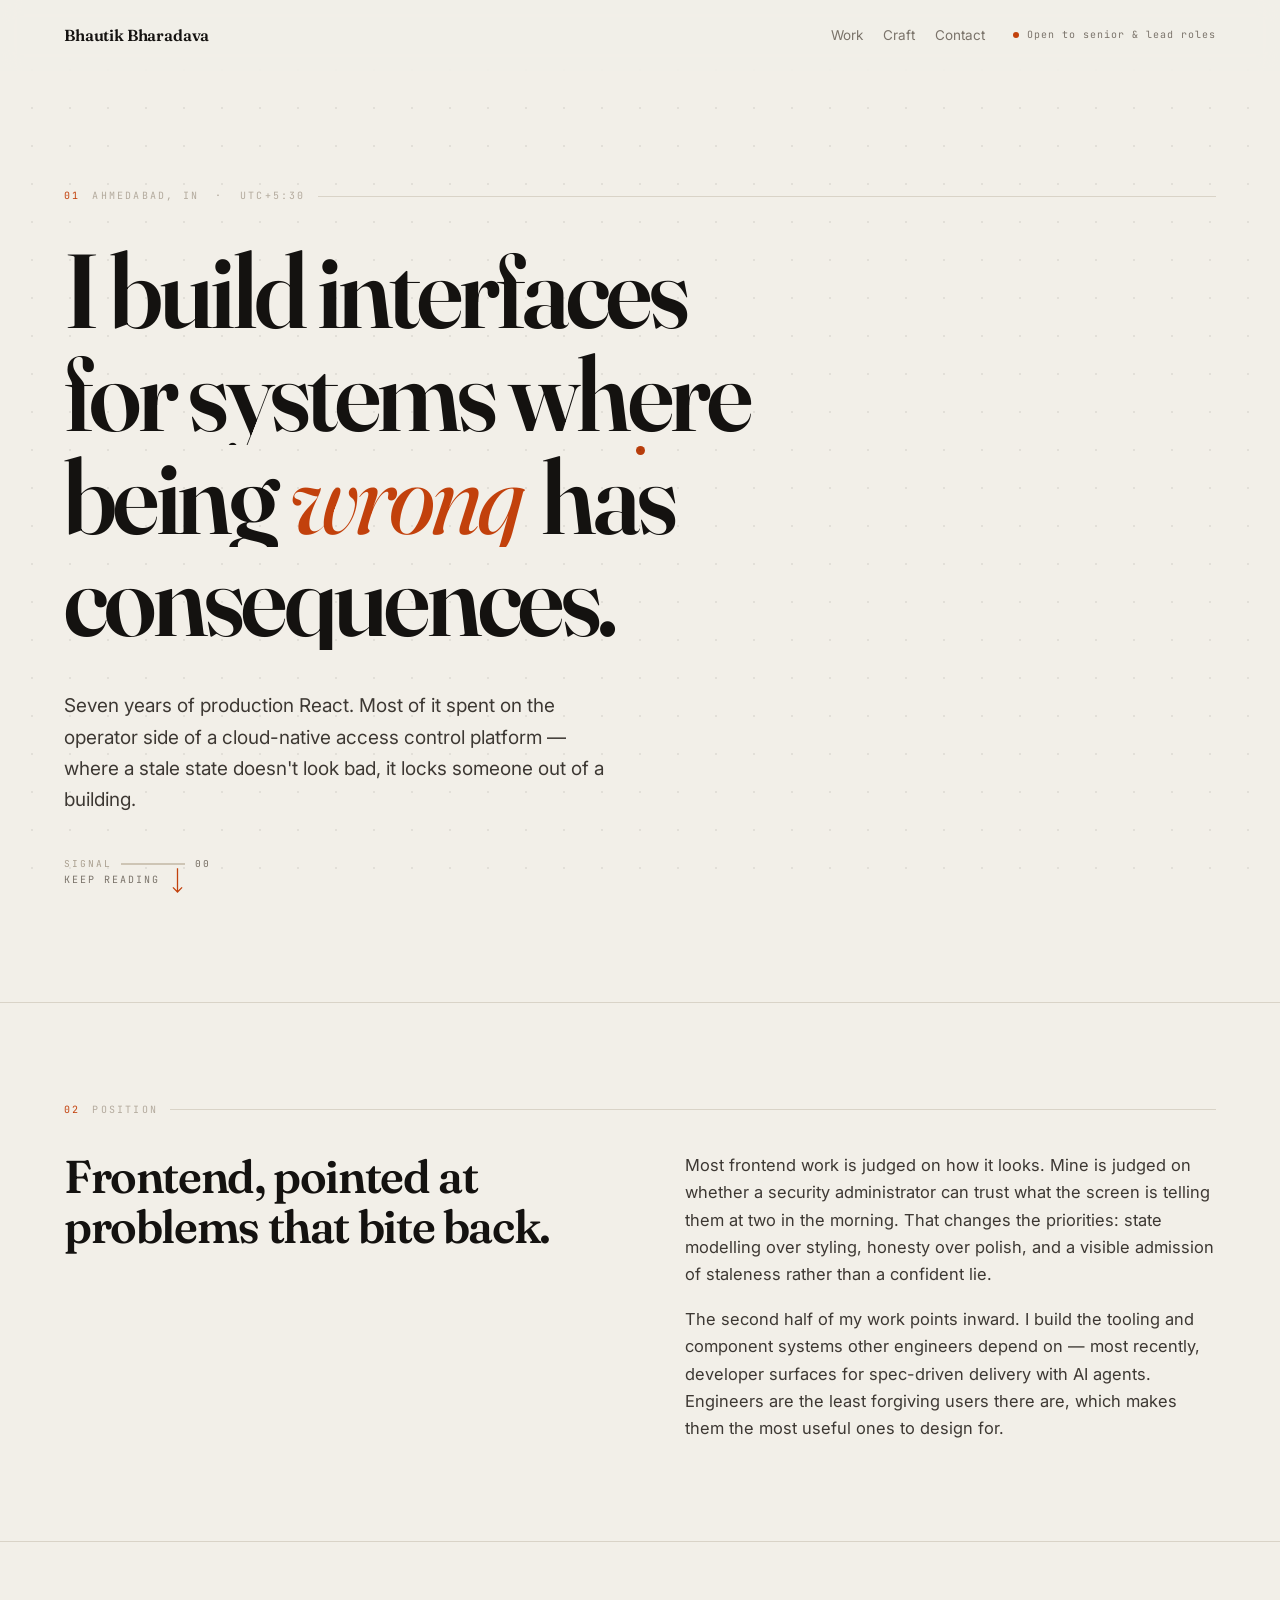
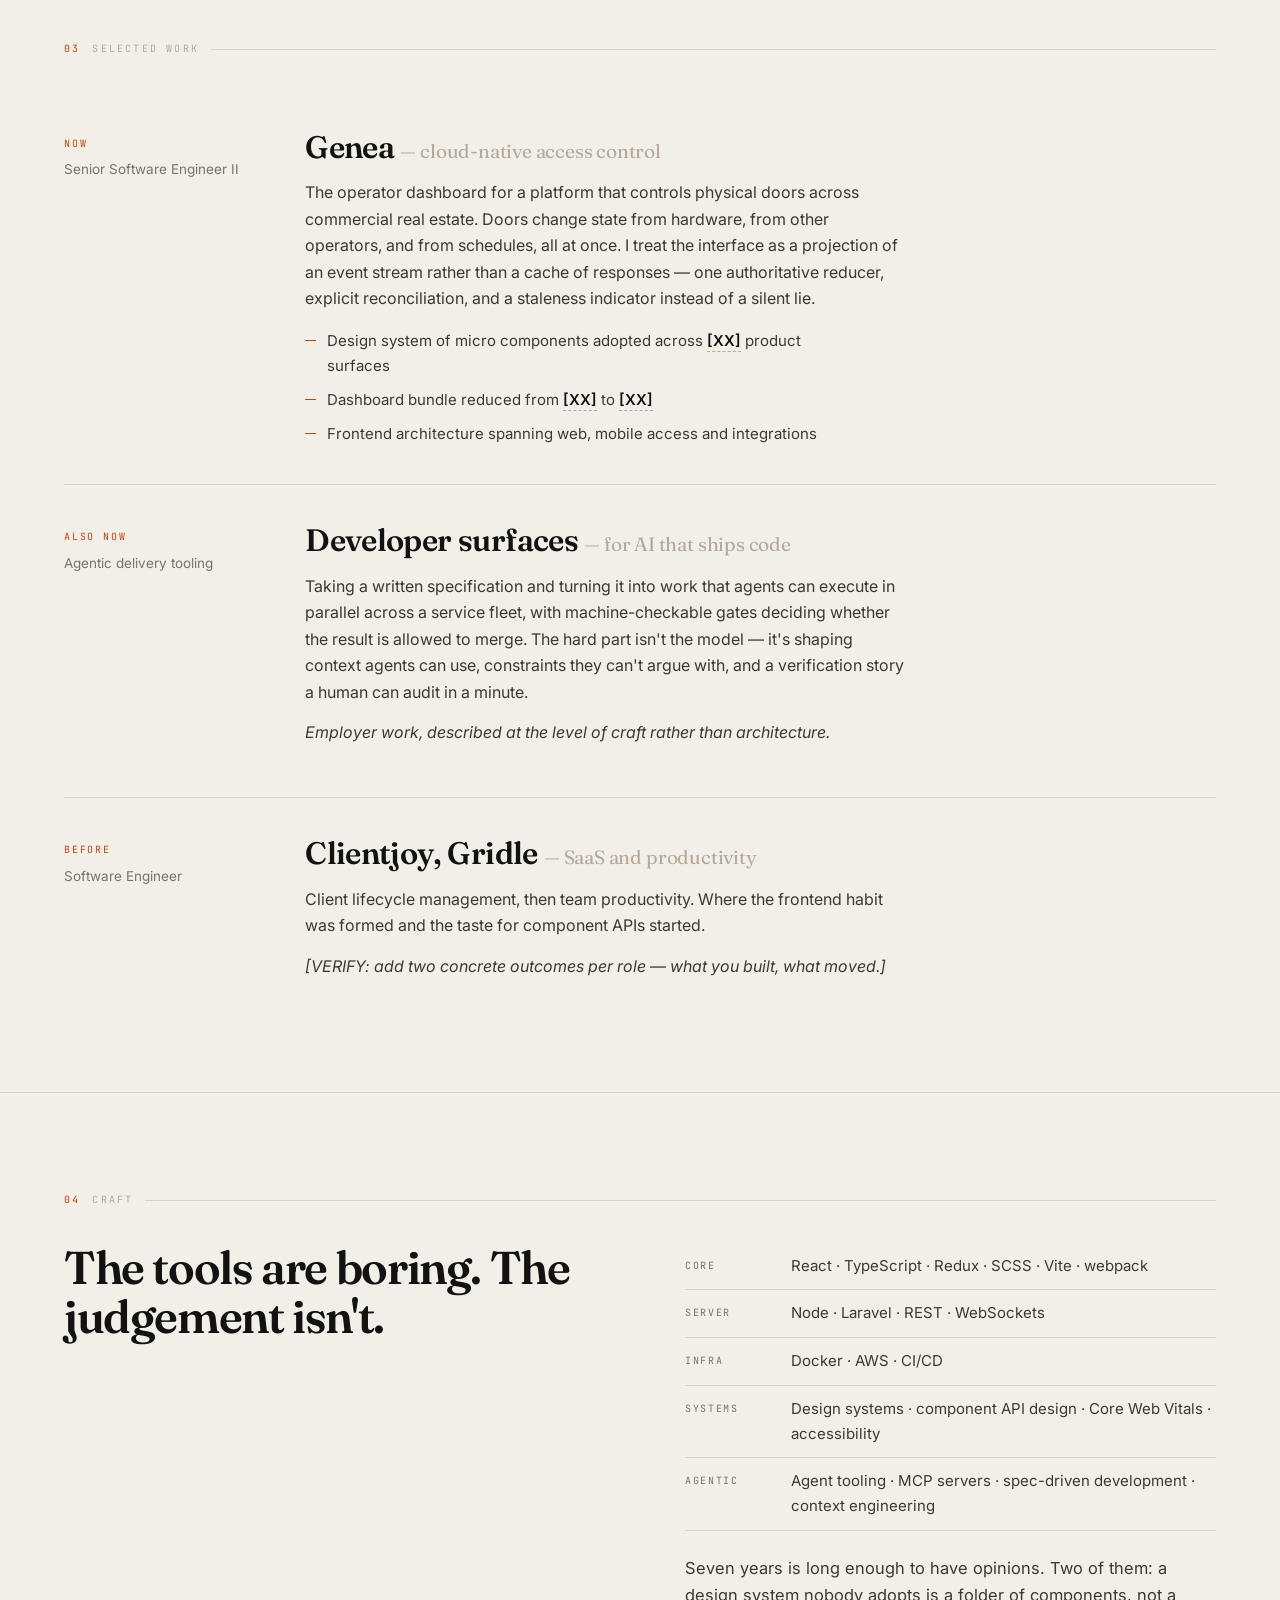
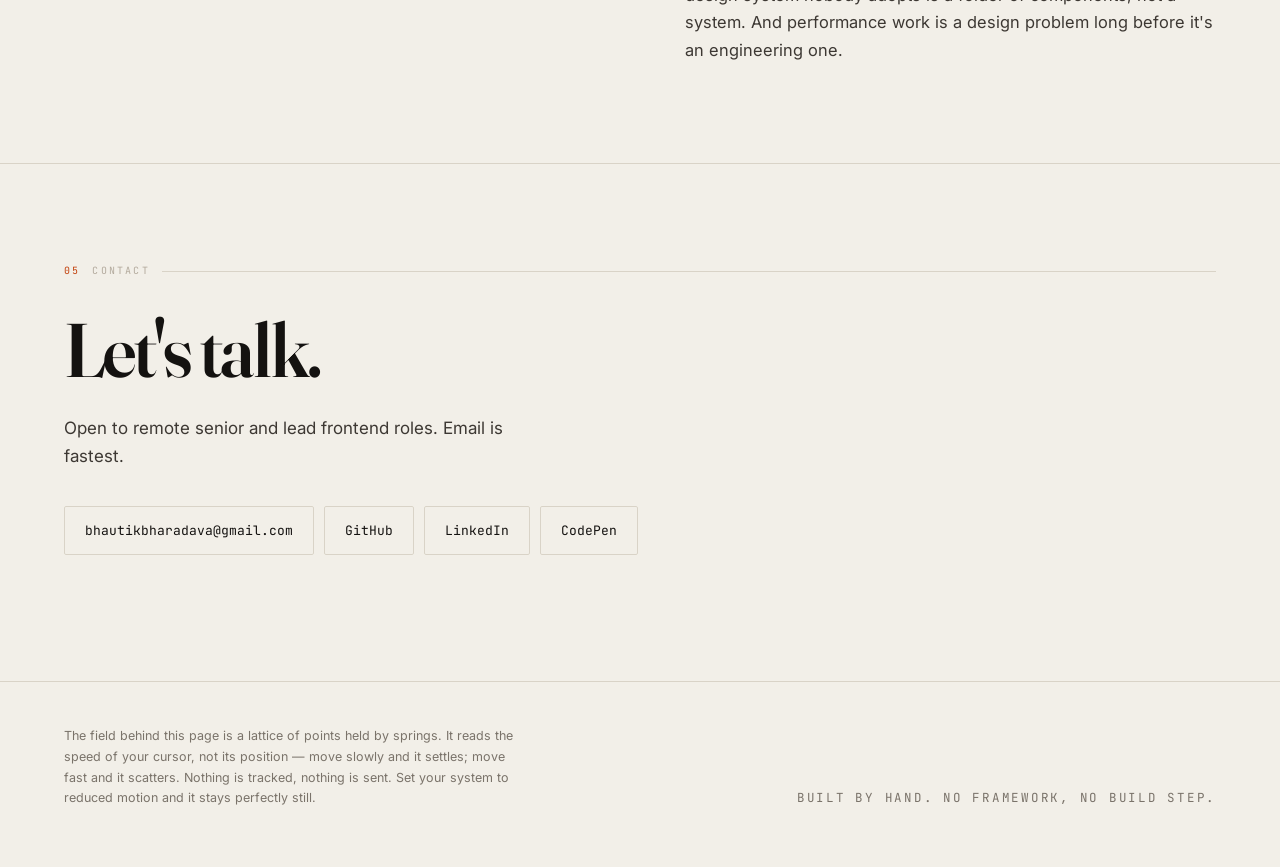
<file: signal/index.html>
<!doctype html>
<html lang="en">
<head>
<meta charset="utf-8" />
<meta name="viewport" content="width=device-width, initial-scale=1" />
<title>Bhautik Bharadava — Senior Frontend Engineer</title>
<meta name="description" content="Senior frontend engineer in Ahmedabad. Seven years of production React, building the operator interface for cloud-native access control — and the tooling that lets agents ship software safely." />
<link rel="stylesheet" href="src/styles.css" />
</head>
<body>

<canvas id="field" aria-hidden="true"></canvas>

<div class="hud" aria-hidden="true">
  <span class="hud__k">SIGNAL</span>
  <span class="hud__bar"><i id="hudBar"></i></span>
  <span class="hud__v" id="hudVal">00</span>
</div>

<header class="masthead">
  <a class="masthead__name" href="#top">Bhautik&nbsp;Bharadava</a>
  <nav class="masthead__nav">
    <a href="#work">Work</a>
    <a href="#craft">Craft</a>
    <a href="#contact">Contact</a>
  </nav>
  <span class="masthead__status"><i></i>Open to senior &amp; lead roles</span>
</header>

<main id="top">

  <!-- ── hero ─────────────────────────────────────────────────── -->
  <section class="hero">
    <p class="kicker"><span>01</span> Ahmedabad, IN &nbsp;·&nbsp; UTC+5:30</p>
    <h1 class="display">
      <span class="line"><b>I build interfaces</b></span>
      <span class="line"><b>for systems where</b></span>
      <span class="line"><b>being <em>wrong</em> has</b></span>
      <span class="line"><b>consequences.</b></span>
    </h1>
    <p class="hero__sub">
      Seven years of production React. Most of it spent on the operator side of
      a cloud-native access control platform — where a stale state doesn't look
      bad, it locks someone out of a building.
    </p>
    <a class="scroll-cue" href="#statement">
      <span>Keep reading</span>
      <svg viewBox="0 0 12 28" aria-hidden="true"><path d="M6 0v26M1 21l5 5 5-5"/></svg>
    </a>
  </section>

  <!-- ── statement ────────────────────────────────────────────── -->
  <section class="chapter" id="statement">
    <p class="kicker"><span>02</span> Position</p>
    <div class="chapter__grid">
      <h2 class="reveal">Frontend, pointed at problems that bite back.</h2>
      <div class="prose">
        <p class="reveal">Most frontend work is judged on how it looks. Mine is judged on whether
        a security administrator can trust what the screen is telling them at two in the morning.
        That changes the priorities: state modelling over styling, honesty over polish, and a
        visible admission of staleness rather than a confident lie.</p>
        <p class="reveal">The second half of my work points inward. I build the tooling and
        component systems other engineers depend on — most recently, developer surfaces for
        spec-driven delivery with AI agents. Engineers are the least forgiving users there are,
        which makes them the most useful ones to design for.</p>
      </div>
    </div>
  </section>

  <!-- ── work ─────────────────────────────────────────────────── -->
  <section class="chapter" id="work">
    <p class="kicker"><span>03</span> Selected work</p>

    <article class="entry reveal">
      <div class="entry__meta">
        <span class="entry__yr">Now</span>
        <span class="entry__role">Senior Software Engineer II</span>
      </div>
      <div class="entry__body">
        <h3>Genea <span>— cloud-native access control</span></h3>
        <p>The operator dashboard for a platform that controls physical doors across commercial
        real estate. Doors change state from hardware, from other operators, and from schedules,
        all at once. I treat the interface as a projection of an event stream rather than a cache
        of responses — one authoritative reducer, explicit reconciliation, and a staleness
        indicator instead of a silent lie.</p>
        <ul>
          <li>Design system of micro components adopted across <b>[XX]</b> product surfaces</li>
          <li>Dashboard bundle reduced from <b>[XX]</b> to <b>[XX]</b></li>
          <li>Frontend architecture spanning web, mobile access and integrations</li>
        </ul>
      </div>
    </article>

    <article class="entry reveal">
      <div class="entry__meta">
        <span class="entry__yr">Also now</span>
        <span class="entry__role">Agentic delivery tooling</span>
      </div>
      <div class="entry__body">
        <h3>Developer surfaces <span>— for AI that ships code</span></h3>
        <p>Taking a written specification and turning it into work that agents can execute in
        parallel across a service fleet, with machine-checkable gates deciding whether the result
        is allowed to merge. The hard part isn't the model — it's shaping context agents can use,
        constraints they can't argue with, and a verification story a human can audit in a minute.</p>
        <p class="fineprint">Employer work, described at the level of craft rather than architecture.</p>
      </div>
    </article>

    <article class="entry reveal">
      <div class="entry__meta">
        <span class="entry__yr">Before</span>
        <span class="entry__role">Software Engineer</span>
      </div>
      <div class="entry__body">
        <h3>Clientjoy, Gridle <span>— SaaS and productivity</span></h3>
        <p>Client lifecycle management, then team productivity. Where the frontend habit was
        formed and the taste for component APIs started.</p>
        <p class="fineprint">[VERIFY: add two concrete outcomes per role — what you built, what moved.]</p>
      </div>
    </article>
  </section>

  <!-- ── craft ────────────────────────────────────────────────── -->
  <section class="chapter" id="craft">
    <p class="kicker"><span>04</span> Craft</p>
    <div class="chapter__grid">
      <h2 class="reveal">The tools are boring. The judgement isn't.</h2>
      <div class="prose">
        <dl class="stack reveal">
          <div><dt>Core</dt><dd>React · TypeScript · Redux · SCSS · Vite · webpack</dd></div>
          <div><dt>Server</dt><dd>Node · Laravel · REST · WebSockets</dd></div>
          <div><dt>Infra</dt><dd>Docker · AWS · CI/CD</dd></div>
          <div><dt>Systems</dt><dd>Design systems · component API design · Core Web Vitals · accessibility</dd></div>
          <div><dt>Agentic</dt><dd>Agent tooling · MCP servers · spec-driven development · context engineering</dd></div>
        </dl>
        <p class="reveal">Seven years is long enough to have opinions. Two of them: a design
        system nobody adopts is a folder of components, not a system. And performance work is a
        design problem long before it's an engineering one.</p>
      </div>
    </div>
  </section>

  <!-- ── contact ──────────────────────────────────────────────── -->
  <section class="chapter chapter--end" id="contact">
    <p class="kicker"><span>05</span> Contact</p>
    <h2 class="display display--sm reveal">Let's talk.</h2>
    <p class="reveal contact-note">Open to remote senior and lead frontend roles. Email is fastest.</p>
    <ul class="links reveal">
      <li><a href="mailto:bhautikbharadava@gmail.com" data-magnetic>bhautikbharadava@gmail.com</a></li>
      <li><a href="https://github.com/bhautikbharadava" target="_blank" rel="noopener" data-magnetic>GitHub</a></li>
      <li><a href="https://www.linkedin.com/in/bhautikbharadava/" target="_blank" rel="noopener" data-magnetic>LinkedIn</a></li>
      <li><a href="https://codepen.io/bhautikbharadava" target="_blank" rel="noopener" data-magnetic>CodePen</a></li>
    </ul>
  </section>

</main>

<footer class="colophon">
  <p>The field behind this page is a lattice of points held by springs. It reads the speed of
  your cursor, not its position — move slowly and it settles; move fast and it scatters. Nothing
  is tracked, nothing is sent. Set your system to reduced motion and it stays perfectly still.</p>
  <p class="colophon__sig">Built by hand. No framework, no build step.</p>
</footer>

<div class="cursor" id="cursor" aria-hidden="true"></div>

<script src="src/app.js"></script>
</body>
</html>
</file>
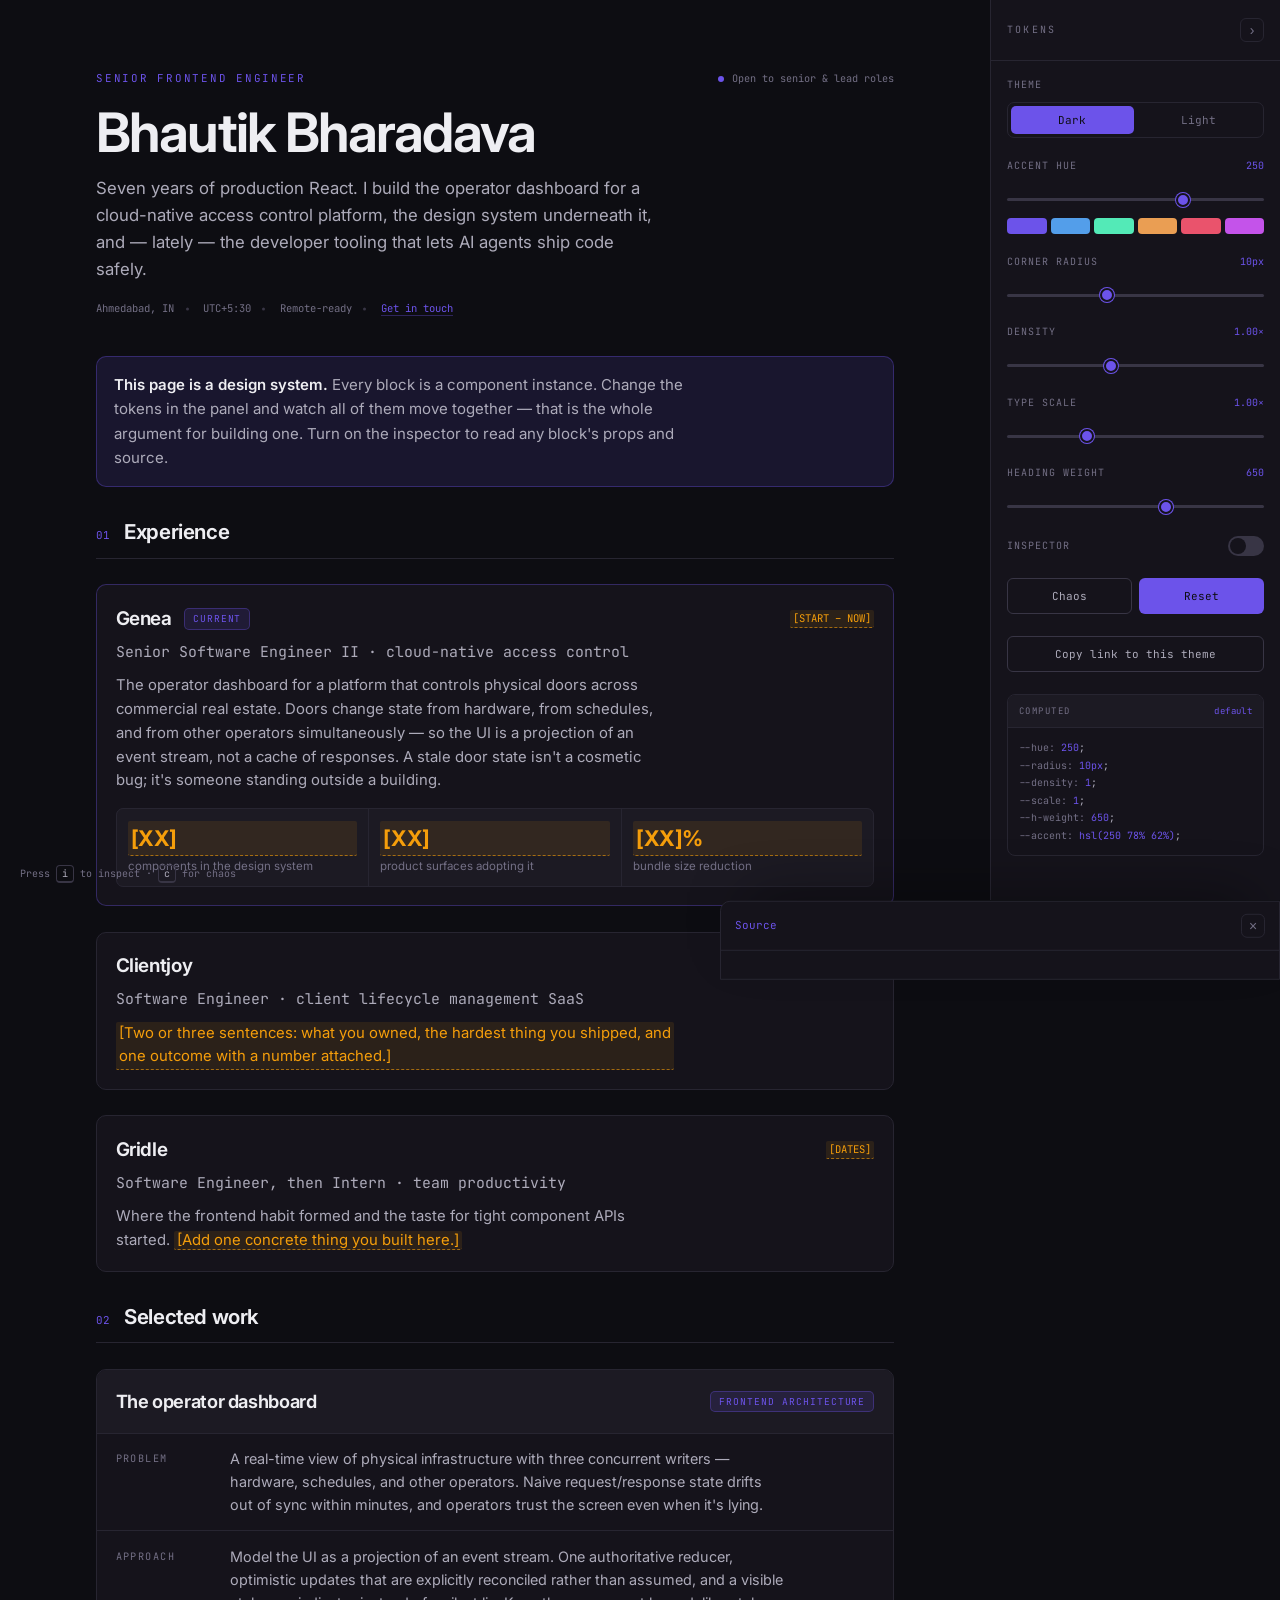
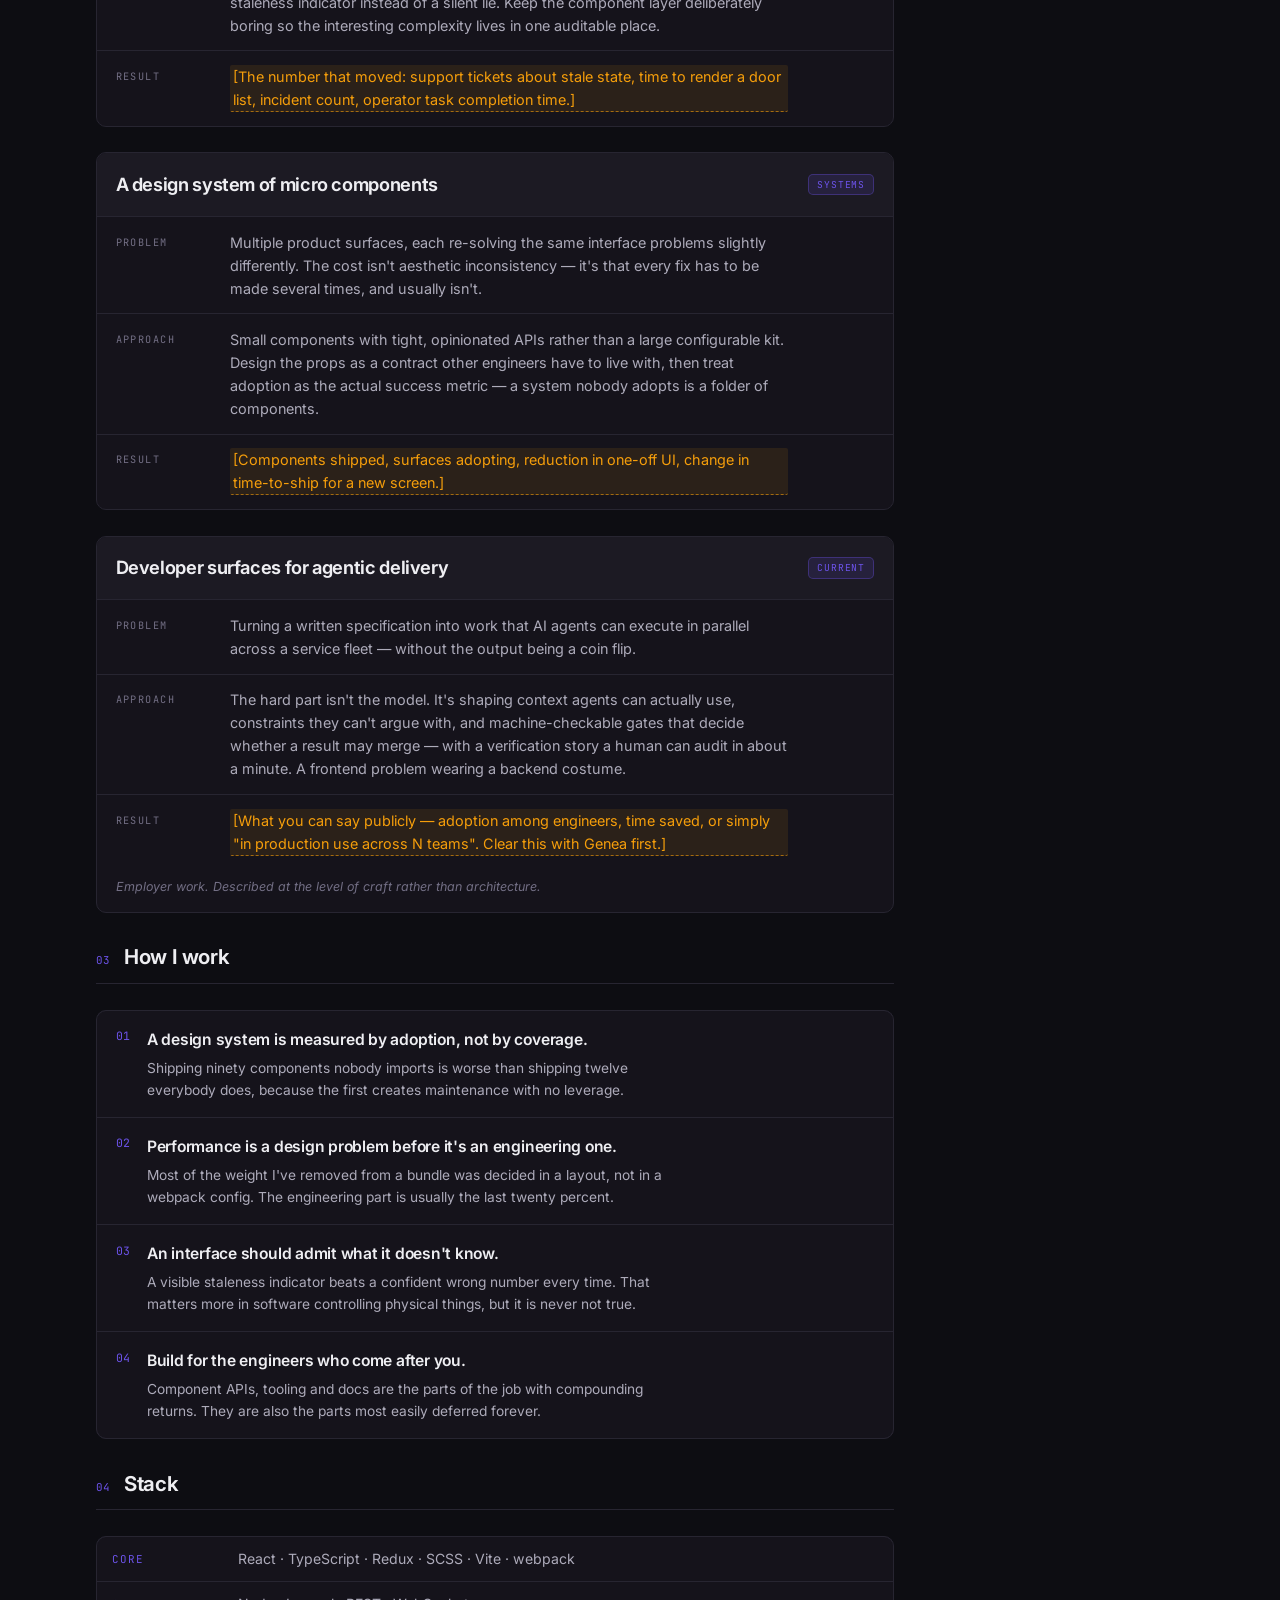
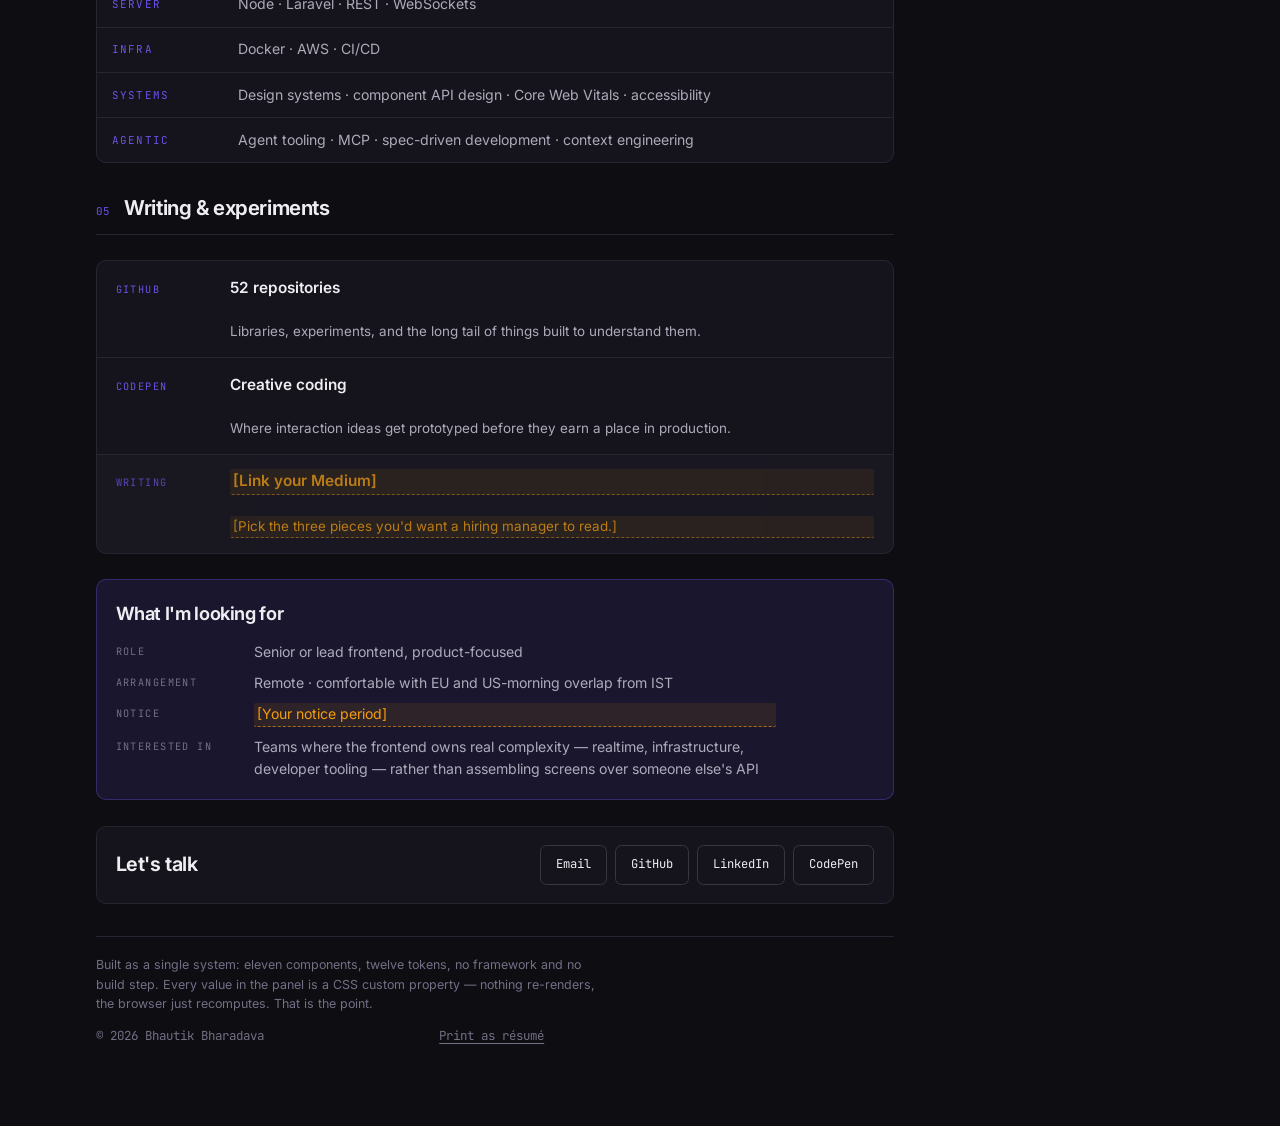
<file: source/index.html>
<!doctype html>
<html lang="en" data-theme="dark">
<head>
<meta charset="utf-8" />
<meta name="viewport" content="width=device-width, initial-scale=1" />

<title>Bhautik Bharadava — Senior Frontend Engineer</title>
<meta name="description" content="Senior frontend engineer with 7+ years of production React. I build the operator dashboard for a cloud-native access control platform, the design system underneath it, and developer tooling for agentic delivery. Open to remote senior and lead roles." />
<meta name="author" content="Bhautik Bharadava" />
<meta name="theme-color" content="#0d0c12" />

<!-- TODO(deploy): replace example.com with the real domain before launch — see CHECKLIST.md -->
<link rel="canonical" href="https://example.com/" />
<meta property="og:type" content="profile" />
<meta property="og:title" content="Bhautik Bharadava — Senior Frontend Engineer" />
<meta property="og:description" content="7+ years of production React. Access control interfaces, design systems, and tooling for agentic delivery." />
<meta property="og:url" content="https://example.com/" />
<meta name="twitter:card" content="summary" />

<link rel="icon" href="favicon.svg" type="image/svg+xml" />
<link rel="preconnect" href="https://fonts.googleapis.com" />
<link rel="preconnect" href="https://fonts.gstatic.com" crossorigin />
<link rel="stylesheet" href="src/styles.css" />

<script type="application/ld+json">
{
  "@context": "https://schema.org",
  "@type": "Person",
  "name": "Bhautik Bharadava",
  "jobTitle": "Senior Software Engineer II",
  "worksFor": { "@type": "Organization", "name": "Genea" },
  "address": { "@type": "PostalAddress", "addressLocality": "Ahmedabad", "addressRegion": "Gujarat", "addressCountry": "IN" },
  "alumniOf": { "@type": "CollegeOrUniversity", "name": "L.D. College of Engineering, Ahmedabad" },
  "email": "mailto:bhautikbharadava@gmail.com",
  "knowsAbout": ["React", "TypeScript", "Design Systems", "Frontend Architecture", "Web Performance", "Access Control Systems"],
  "sameAs": [
    "https://github.com/bhautikbharadava",
    "https://www.linkedin.com/in/bhautikbharadava/",
    "https://codepen.io/bhautikbharadava"
  ]
}
</script>
</head>
<body>

<a class="skip-link" href="#main">Skip to content</a>

<div class="shell">

<!-- ══════════════════════════════════════════════════════════════
     Every block below is a component instance. data-component and
     data-props drive the inspector; src/app.js holds their source.
     ══════════════════════════════════════════════════════════════ -->
<main id="main" class="canvas">

  <section class="cmp" data-component="Masthead" data-props="variant='hero' status='open'">
    <div class="masthead">
      <div class="masthead__row">
        <span class="tagline">Senior Frontend Engineer</span>
        <span class="status"><i></i>Open to senior &amp; lead roles</span>
      </div>
      <h1 class="masthead__name">Bhautik&nbsp;Bharadava</h1>
      <p class="masthead__blurb">
        Seven years of production React. I build the operator dashboard for a cloud-native
        access control platform, the design system underneath it, and — lately — the developer
        tooling that lets AI agents ship code safely.
      </p>
      <div class="masthead__meta">
        <span>Ahmedabad, IN</span><span>UTC+5:30</span><span>Remote-ready</span>
        <span><a href="#contact" class="inline-link">Get in touch</a></span>
      </div>
    </div>
  </section>

  <section class="cmp" data-component="Callout" data-props="tone='accent'">
    <div class="callout">
      <p><b>This page is a design system.</b> Every block is a component instance. Change the
      tokens in the panel and watch all of them move together — that is the whole argument for
      building one. Turn on the inspector to read any block's props and source.</p>
    </div>
  </section>

  <!-- ── 01 · Experience ─────────────────────────────────────── -->

  <section class="cmp" data-component="SectionHeading" data-props="index='01' title='Experience'">
    <div class="heading"><span>01</span><h2>Experience</h2></div>
  </section>

  <section class="cmp" data-component="RoleCard"
           data-props="company='Genea' current={true} level='Senior SWE II'">
    <article class="role role--current">
      <header>
        <h3>Genea</h3>
        <span class="chip">Current</span>
        <span class="role__dates" data-todo>[START – NOW]</span>
      </header>
      <p class="role__sub">Senior Software Engineer II · cloud-native access control</p>
      <p>The operator dashboard for a platform that controls physical doors across commercial
      real estate. Doors change state from hardware, from schedules, and from other operators
      simultaneously — so the UI is a projection of an event stream, not a cache of responses.
      A stale door state isn't a cosmetic bug; it's someone standing outside a building.</p>
      <ul class="metrics">
        <li><b data-todo>[XX]</b><span>components in the design system</span></li>
        <li><b data-todo>[XX]</b><span>product surfaces adopting it</span></li>
        <li><b data-todo>[XX]%</b><span>bundle size reduction</span></li>
      </ul>
    </article>
  </section>

  <section class="cmp" data-component="RoleCard" data-props="company='Clientjoy' current={false}">
    <article class="role">
      <header>
        <h3>Clientjoy</h3>
        <span class="role__dates" data-todo>[DATES]</span>
      </header>
      <p class="role__sub">Software Engineer · client lifecycle management SaaS</p>
      <p data-todo>[Two or three sentences: what you owned, the hardest thing you shipped, and
      one outcome with a number attached.]</p>
    </article>
  </section>

  <section class="cmp" data-component="RoleCard" data-props="company='Gridle' current={false}">
    <article class="role">
      <header>
        <h3>Gridle</h3>
        <span class="role__dates" data-todo>[DATES]</span>
      </header>
      <p class="role__sub">Software Engineer, then Intern · team productivity</p>
      <p>Where the frontend habit formed and the taste for tight component APIs started.
      <span data-todo>[Add one concrete thing you built here.]</span></p>
    </article>
  </section>

  <!-- ── 02 · Selected work ──────────────────────────────────── -->

  <section class="cmp" data-component="SectionHeading" data-props="index='02' title='Selected work'">
    <div class="heading"><span>02</span><h2>Selected work</h2></div>
  </section>

  <section class="cmp" data-component="ProjectCard" data-props="slug='operator-dashboard'">
    <article class="project">
      <div class="project__head">
        <h3>The operator dashboard</h3>
        <span class="project__tag">Frontend architecture</span>
      </div>
      <dl class="project__body">
        <div>
          <dt>Problem</dt>
          <dd>A real-time view of physical infrastructure with three concurrent writers —
          hardware, schedules, and other operators. Naive request/response state drifts out of
          sync within minutes, and operators trust the screen even when it's lying.</dd>
        </div>
        <div>
          <dt>Approach</dt>
          <dd>Model the UI as a projection of an event stream. One authoritative reducer,
          optimistic updates that are explicitly reconciled rather than assumed, and a visible
          staleness indicator instead of a silent lie. Keep the component layer deliberately
          boring so the interesting complexity lives in one auditable place.</dd>
        </div>
        <div>
          <dt>Result</dt>
          <dd data-todo>[The number that moved: support tickets about stale state, time to render
          a door list, incident count, operator task completion time.]</dd>
        </div>
      </dl>
    </article>
  </section>

  <section class="cmp" data-component="ProjectCard" data-props="slug='design-system'">
    <article class="project">
      <div class="project__head">
        <h3>A design system of micro components</h3>
        <span class="project__tag">Systems</span>
      </div>
      <dl class="project__body">
        <div>
          <dt>Problem</dt>
          <dd>Multiple product surfaces, each re-solving the same interface problems slightly
          differently. The cost isn't aesthetic inconsistency — it's that every fix has to be
          made several times, and usually isn't.</dd>
        </div>
        <div>
          <dt>Approach</dt>
          <dd>Small components with tight, opinionated APIs rather than a large configurable
          kit. Design the props as a contract other engineers have to live with, then treat
          adoption as the actual success metric — a system nobody adopts is a folder of
          components.</dd>
        </div>
        <div>
          <dt>Result</dt>
          <dd data-todo>[Components shipped, surfaces adopting, reduction in one-off UI, change
          in time-to-ship for a new screen.]</dd>
        </div>
      </dl>
    </article>
  </section>

  <section class="cmp" data-component="ProjectCard" data-props="slug='agentic-tooling'">
    <article class="project">
      <div class="project__head">
        <h3>Developer surfaces for agentic delivery</h3>
        <span class="project__tag">Current</span>
      </div>
      <dl class="project__body">
        <div>
          <dt>Problem</dt>
          <dd>Turning a written specification into work that AI agents can execute in parallel
          across a service fleet — without the output being a coin flip.</dd>
        </div>
        <div>
          <dt>Approach</dt>
          <dd>The hard part isn't the model. It's shaping context agents can actually use,
          constraints they can't argue with, and machine-checkable gates that decide whether a
          result may merge — with a verification story a human can audit in about a minute.
          A frontend problem wearing a backend costume.</dd>
        </div>
        <div>
          <dt>Result</dt>
          <dd data-todo>[What you can say publicly — adoption among engineers, time saved, or
          simply "in production use across N teams". Clear this with Genea first.]</dd>
        </div>
      </dl>
      <p class="fineprint">Employer work. Described at the level of craft rather than
      architecture.</p>
    </article>
  </section>

  <!-- ── 03 · How I work ─────────────────────────────────────── -->

  <section class="cmp" data-component="SectionHeading" data-props="index='03' title='How I work'">
    <div class="heading"><span>03</span><h2>How I work</h2></div>
  </section>

  <section class="cmp" data-component="PrincipleList" data-props="items={4}">
    <ol class="principles">
      <li>
        <h4>A design system is measured by adoption, not by coverage.</h4>
        <p>Shipping ninety components nobody imports is worse than shipping twelve everybody
        does, because the first creates maintenance with no leverage.</p>
      </li>
      <li>
        <h4>Performance is a design problem before it's an engineering one.</h4>
        <p>Most of the weight I've removed from a bundle was decided in a layout, not in a
        webpack config. The engineering part is usually the last twenty percent.</p>
      </li>
      <li>
        <h4>An interface should admit what it doesn't know.</h4>
        <p>A visible staleness indicator beats a confident wrong number every time. That matters
        more in software controlling physical things, but it is never not true.</p>
      </li>
      <li>
        <h4>Build for the engineers who come after you.</h4>
        <p>Component APIs, tooling and docs are the parts of the job with compounding returns.
        They are also the parts most easily deferred forever.</p>
      </li>
    </ol>
  </section>

  <!-- ── 04 · Stack ──────────────────────────────────────────── -->

  <section class="cmp" data-component="SectionHeading" data-props="index='04' title='Stack'">
    <div class="heading"><span>04</span><h2>Stack</h2></div>
  </section>

  <section class="cmp" data-component="StackTable" data-props="rows={5}">
    <dl class="stack">
      <div><dt>Core</dt><dd>React · TypeScript · Redux · SCSS · Vite · webpack</dd></div>
      <div><dt>Server</dt><dd>Node · Laravel · REST · WebSockets</dd></div>
      <div><dt>Infra</dt><dd>Docker · AWS · CI/CD</dd></div>
      <div><dt>Systems</dt><dd>Design systems · component API design · Core Web Vitals · accessibility</dd></div>
      <div><dt>Agentic</dt><dd>Agent tooling · MCP · spec-driven development · context engineering</dd></div>
    </dl>
  </section>

  <!-- ── 05 · Writing & experiments ──────────────────────────── -->

  <section class="cmp" data-component="SectionHeading" data-props="index='05' title='Writing &amp; experiments'">
    <div class="heading"><span>05</span><h2>Writing &amp; experiments</h2></div>
  </section>

  <section class="cmp" data-component="LinkList" data-props="items={3}">
    <ul class="linklist">
      <li>
        <a href="https://github.com/bhautikbharadava" target="_blank" rel="noopener">
          <span class="linklist__k">GitHub</span>
          <b>52 repositories</b>
          <span class="linklist__d">Libraries, experiments, and the long tail of things built to understand them.</span>
        </a>
      </li>
      <li>
        <a href="https://codepen.io/bhautikbharadava" target="_blank" rel="noopener">
          <span class="linklist__k">CodePen</span>
          <b>Creative coding</b>
          <span class="linklist__d">Where interaction ideas get prototyped before they earn a place in production.</span>
        </a>
      </li>
      <li>
        <a href="#" data-todo-link>
          <span class="linklist__k">Writing</span>
          <b data-todo>[Link your Medium]</b>
          <span class="linklist__d" data-todo>[Pick the three pieces you'd want a hiring manager to read.]</span>
        </a>
      </li>
    </ul>
  </section>

  <!-- ── Availability ────────────────────────────────────────── -->

  <section class="cmp" data-component="Availability" data-props="status='open' remote={true}">
    <div class="availability">
      <h3>What I'm looking for</h3>
      <dl>
        <div><dt>Role</dt><dd>Senior or lead frontend, product-focused</dd></div>
        <div><dt>Arrangement</dt><dd>Remote · comfortable with EU and US-morning overlap from IST</dd></div>
        <div><dt>Notice</dt><dd data-todo>[Your notice period]</dd></div>
        <div><dt>Interested in</dt><dd>Teams where the frontend owns real complexity — realtime,
        infrastructure, developer tooling — rather than assembling screens over someone else's API</dd></div>
      </dl>
    </div>
  </section>

  <section class="cmp" data-component="ContactRow" data-props="channels={4}" id="contact">
    <div class="contact">
      <h3>Let's talk</h3>
      <div class="contact__links">
        <a href="mailto:bhautikbharadava@gmail.com" data-copy="bhautikbharadava@gmail.com">Email</a>
        <a href="https://github.com/bhautikbharadava" target="_blank" rel="noopener">GitHub</a>
        <a href="https://www.linkedin.com/in/bhautikbharadava/" target="_blank" rel="noopener">LinkedIn</a>
        <a href="https://codepen.io/bhautikbharadava" target="_blank" rel="noopener">CodePen</a>
      </div>
    </div>
  </section>

  <footer class="colophon">
    <p>Built as a single system: eleven components, twelve tokens, no framework and no build
    step. Every value in the panel is a CSS custom property — nothing re-renders, the browser
    just recomputes. That is the point.</p>
    <p class="colophon__meta">
      <span>© <span id="year">2026</span> Bhautik Bharadava</span>
      <button id="printBtn" class="linkish">Print as résumé</button>
    </p>
  </footer>

</main>

<!-- ══════════════════════════════════════════════════════════════
     CONTROL RAIL
     ══════════════════════════════════════════════════════════════ -->
<aside class="rail" id="rail" aria-label="Design tokens">

  <div class="rail__head">
    <span class="rail__title">TOKENS</span>
    <button id="railToggle" class="icon-btn" aria-label="Collapse panel">›</button>
  </div>

  <div class="rail__body">

    <div class="ctl">
      <label id="themeLabel">Theme</label>
      <div class="seg" role="group" aria-labelledby="themeLabel">
        <button data-theme-set="dark"  class="is-on" aria-pressed="true">Dark</button>
        <button data-theme-set="light" aria-pressed="false">Light</button>
      </div>
    </div>

    <div class="ctl">
      <label for="hue">Accent hue <output id="hueOut" for="hue">250</output></label>
      <input type="range" id="hue" min="0" max="360" value="250" data-token="--hue" />
      <div class="swatches" id="swatches"></div>
    </div>

    <div class="ctl">
      <label for="radius">Corner radius <output id="radiusOut" for="radius">10px</output></label>
      <input type="range" id="radius" min="0" max="26" value="10" step="1"
             data-token="--radius" data-unit="px" />
    </div>

    <div class="ctl">
      <label for="density">Density <output id="densityOut" for="density">1.00×</output></label>
      <input type="range" id="density" min="0.6" max="1.6" value="1" step="0.05"
             data-token="--density" />
    </div>

    <div class="ctl">
      <label for="scale">Type scale <output id="scaleOut" for="scale">1.00×</output></label>
      <input type="range" id="scale" min="0.85" max="1.35" value="1" step="0.01"
             data-token="--scale" />
    </div>

    <div class="ctl">
      <label for="weight">Heading weight <output id="weightOut" for="weight">650</output></label>
      <input type="range" id="weight" min="400" max="800" value="650" step="10"
             data-token="--h-weight" />
    </div>

    <div class="ctl ctl--row">
      <label for="inspect">Inspector</label>
      <input type="checkbox" id="inspect" class="switch" />
    </div>

    <div class="rail__actions">
      <button id="chaosBtn" class="btn btn--ghost">Chaos</button>
      <button id="resetBtn" class="btn">Reset</button>
    </div>

    <button id="shareBtn" class="btn btn--ghost btn--wide">Copy link to this theme</button>

    <div class="readout">
      <div class="readout__head">COMPUTED <span id="dirtyCount">default</span></div>
      <pre id="tokenOut"></pre>
    </div>

  </div>
</aside>

</div>

<!-- inspector chrome -->
<div class="insp" id="insp" aria-hidden="true">
  <span class="insp__name" id="inspName"></span>
  <span class="insp__props" id="inspProps"></span>
</div>

<div class="drawer" id="drawer" aria-hidden="true" role="dialog" aria-label="Component source">
  <div class="drawer__head">
    <span id="drawerTitle">Source</span>
    <button id="drawerClose" class="icon-btn" aria-label="Close source">×</button>
  </div>
  <pre class="drawer__code" id="drawerCode"></pre>
</div>

<div class="hint" id="hint">
  Press <kbd>i</kbd> to inspect · <kbd>c</kbd> for chaos
</div>

<div class="toast" id="toast" role="status" aria-live="polite"></div>

<script src="src/app.js"></script>
</body>
</html>
</file>
<file: clearance/src/styles.css>
/* ═══════════════════════════════════════════════════════════════
   CLEARANCE — a portfolio that behaves like an access control system
   ═══════════════════════════════════════════════════════════════ */

@import url('https://fonts.googleapis.com/css2?family=Inter:wght@400;500;600;700&family=JetBrains+Mono:wght@400;500&display=swap');

:root{
  --bg:#05060a;
  --panel:#0a0d13;
  --panel-2:#0e121a;
  --line:#181d27;
  --line-2:#252c39;

  --ink:#e6e9ee;
  --dim:#8a93a4;
  --faint:#525a6a;

  --grant:#22c55e;
  --grant-glow:rgba(34,197,94,.5);
  --deny:#ef4444;
  --warn:#f59e0b;

  --mono:"JetBrains Mono",ui-monospace,SFMono-Regular,Menlo,monospace;
  --sans:"Inter",-apple-system,BlinkMacSystemFont,"Segoe UI",sans-serif;

  --rail:296px;
  --log:280px;
  --ease:cubic-bezier(.22,1,.36,1);
}

*{box-sizing:border-box;margin:0;padding:0}

html{scroll-behavior:smooth}

body{
  background:var(--bg);
  color:var(--ink);
  font-family:var(--sans);
  line-height:1.6;
  -webkit-font-smoothing:antialiased;
  overflow-x:hidden;
}
body[data-state="locked"]{overflow:hidden;height:100vh}

::selection{background:var(--grant);color:#04140a}

.skip-link{
  position:fixed;top:-100px;left:16px;z-index:9999;
  background:var(--grant);color:#04140a;padding:10px 18px;border-radius:6px;
  font-family:var(--mono);font-size:12px;text-decoration:none;
}
.skip-link:focus{top:16px}

/* ───────────────────────────────────────────────────────────────
   STAGE 1 — THE READER
   ─────────────────────────────────────────────────────────────── */

.gate{
  position:fixed;inset:0;z-index:100;
  background:var(--bg);
  display:grid;grid-template-rows:auto 1fr auto;
  transition:opacity .6s ease .55s, visibility .6s ease .55s;
}
/* subtle scanline texture */
.gate::after{
  content:"";position:absolute;inset:0;pointer-events:none;z-index:3;
  background:repeating-linear-gradient(180deg,transparent 0 3px,rgba(255,255,255,.014) 3px 4px);
}
/* vignette + faint green cast from the LED */
.gate::before{
  content:"";position:absolute;inset:0;pointer-events:none;z-index:1;
  background:radial-gradient(circle at 50% 44%,rgba(34,197,94,.05),transparent 55%),
             radial-gradient(ellipse at 50% 50%,transparent 40%,rgba(0,0,0,.75));
  transition:background .8s;
}
body[data-state="scanning"] .gate::before{
  background:radial-gradient(circle at 50% 44%,rgba(34,197,94,.14),transparent 60%),
             radial-gradient(ellipse at 50% 50%,transparent 40%,rgba(0,0,0,.7));
}
body[data-state="unlocked"] .gate{opacity:0;visibility:hidden;pointer-events:none}

.gate__chrome{
  position:relative;z-index:4;
  display:flex;align-items:center;gap:14px;
  padding:20px 26px;
  font-family:var(--mono);font-size:11px;letter-spacing:.16em;color:var(--faint);
}
.chrome-sep{width:1px;height:11px;background:var(--line-2)}
.chrome-clock{margin-left:auto;color:var(--dim)}

.gate__stage{
  position:relative;z-index:4;
  display:flex;flex-direction:column;align-items:center;justify-content:center;
  gap:34px;padding:20px;
}

/* ── the reader unit ── */
.reader{
  position:relative;
  width:180px;height:216px;
  border-radius:22px;
  background:linear-gradient(170deg,#151a23,#0b0e14 60%);
  border:1px solid var(--line-2);
  box-shadow:0 30px 70px -30px #000, inset 0 1px 0 rgba(255,255,255,.05);
  cursor:pointer;outline:none;
  transition:transform .35s var(--ease), box-shadow .35s;
  display:flex;flex-direction:column;
}
.reader:focus-visible{box-shadow:0 0 0 3px rgba(34,197,94,.4),0 30px 70px -30px #000}
.reader:active{transform:scale(.985)}
body[data-state="granted"] .reader{
  box-shadow:0 0 0 1px var(--grant),0 0 60px -10px var(--grant-glow),0 30px 70px -30px #000;
}

.reader__body{position:relative;flex:1;display:grid;place-items:center}

/* proximity glow driven by --prox (0..1) from JS */
.reader__glow{
  position:absolute;inset:-30px;border-radius:50%;
  background:radial-gradient(circle,var(--grant-glow),transparent 68%);
  opacity:calc(var(--prox,0) * .30);
  filter:blur(14px);
  transition:opacity .25s;
  pointer-events:none;
}

.reader__arc{position:absolute;width:126px;height:126px;transform:rotate(-90deg)}
.arc-track{fill:none;stroke:var(--line-2);stroke-width:2}
.arc-fill{
  fill:none;stroke:var(--grant);stroke-width:2;stroke-linecap:round;
  stroke-dasharray:327;stroke-dashoffset:327;
  filter:drop-shadow(0 0 4px var(--grant-glow));
}

.reader__ring{
  position:relative;z-index:2;
  width:76px;height:76px;border-radius:50%;
  display:grid;place-items:center;
  background:radial-gradient(circle at 40% 35%,#1d242f,#0c1016);
  border:1px solid var(--line-2);
  transform:scale(calc(1 + var(--prox,0) * .06));
  transition:transform .25s var(--ease);
}
.rfid{width:38px;height:38px;fill:none;stroke:var(--faint);stroke-width:2;stroke-linecap:round;
  transition:stroke .4s}
.reader__ring .rfid{stroke:color-mix(in srgb,var(--grant) calc(var(--prox,0) * 100%),var(--faint))}
body[data-state="granted"] .rfid{stroke:var(--grant)}

/* RFID field waves — rate increases with proximity */
.reader__wave{
  position:absolute;top:50%;left:50%;width:76px;height:76px;margin:-38px 0 0 -38px;
  border-radius:50%;border:1px solid var(--grant);
  opacity:0;pointer-events:none;
  animation:emit calc(2.6s - var(--prox,0) * 1.4s) ease-out infinite;
}
#wave2{animation-delay:calc((2.6s - var(--prox,0) * 1.4s) / 2)}
@keyframes emit{
  0%{transform:scale(.85);opacity:calc(.05 + var(--prox,0) * .45)}
  100%{transform:scale(2.1);opacity:0}
}

.reader__led{
  position:absolute;bottom:16px;left:50%;transform:translateX(-50%);
  display:flex;align-items:center;gap:7px;
  font-family:var(--mono);font-size:9px;letter-spacing:.18em;color:var(--faint);
  white-space:nowrap;transition:color .3s;
}
.reader__led i{
  width:6px;height:6px;border-radius:50%;background:var(--deny);
  box-shadow:0 0 8px var(--deny);transition:.3s;
}
body[data-state="scanning"] .reader__led{color:var(--warn)}
body[data-state="scanning"] .reader__led i{background:var(--warn);box-shadow:0 0 10px var(--warn);
  animation:blink .35s steps(2) infinite}
body[data-state="granted"] .reader__led,
body[data-state="unlocked"] .reader__led{color:var(--grant)}
body[data-state="granted"] .reader__led i,
body[data-state="unlocked"] .reader__led i{background:var(--grant);box-shadow:0 0 14px var(--grant)}
@keyframes blink{50%{opacity:.25}}

.reader__plate{
  padding:11px 0;text-align:center;
  border-top:1px solid var(--line);
  font-family:var(--mono);font-size:10px;letter-spacing:.3em;color:var(--faint);
}

.gate__prompt{
  font-family:var(--mono);font-size:12px;letter-spacing:.1em;color:var(--dim);
  text-align:center;transition:opacity .3s;
}
.gate__prompt kbd{
  font:inherit;color:var(--ink);
  border:1px solid var(--line-2);border-bottom-width:2px;
  padding:3px 8px;border-radius:5px;background:var(--panel-2);
}

.gate__identity{text-align:center;margin-top:8px}
.gate__identity h1{
  font-size:clamp(22px,3.4vw,32px);font-weight:600;letter-spacing:-.02em;
}
.gate__identity p{
  font-family:var(--mono);font-size:11px;letter-spacing:.18em;color:var(--faint);margin-top:8px;
}

/* boot log at the foot of the gate */
.gate__log{
  position:relative;z-index:4;
  padding:0 26px 22px;
  font-family:var(--mono);font-size:10.5px;line-height:1.85;color:var(--faint);
  height:120px;overflow:hidden;
  display:flex;flex-direction:column;justify-content:flex-end;
}
.gate__log p{opacity:0;animation:logIn .3s forwards}
.gate__log b{color:var(--grant);font-weight:400}
.gate__log s{color:var(--deny);text-decoration:none}
@keyframes logIn{to{opacity:1}}

.gate__skip{
  position:absolute;bottom:22px;right:26px;z-index:5;
  background:none;border:none;cursor:pointer;
  font-family:var(--mono);font-size:11px;letter-spacing:.08em;color:var(--faint);
  padding:8px 4px;transition:color .25s;
}
.gate__skip:hover{color:var(--ink)}
.gate__skip span{display:inline-block;transition:transform .25s}
.gate__skip:hover span{transform:translateX(3px)}

/* ── the doors ──
   The two panels ARE the closed door: they're the gate's backdrop from the
   start, with the reader and chrome layered on top. On grant the foreground
   fades, then the panels part to reveal the building underneath. */
.door{
  position:absolute;top:0;bottom:0;width:50.5%;z-index:2;
  background:linear-gradient(180deg,#0c1016,#06080c);
  transition:transform .9s var(--ease);
  pointer-events:none;
}
.door--l{left:0;border-right:1px solid var(--line-2);
  box-shadow:14px 0 40px -14px #000}
.door--r{right:0;border-left:1px solid var(--line-2);
  box-shadow:-14px 0 40px -14px #000}
body[data-state="opening"] .door--l{transform:translateX(-101%)}
body[data-state="opening"] .door--r{transform:translateX(101%)}

/* foreground of the gate clears out once the credential is accepted */
body[data-state="opening"] .gate__stage,
body[data-state="opening"] .gate__chrome,
body[data-state="opening"] .gate__log,
body[data-state="opening"] .gate__skip{
  opacity:0;transition:opacity .35s ease;pointer-events:none;
}

/* ───────────────────────────────────────────────────────────────
   STAGE 2 — INSIDE
   ─────────────────────────────────────────────────────────────── */

.building{
  display:grid;
  grid-template-columns:var(--rail) minmax(0,1fr) var(--log);
  min-height:100vh;
  opacity:0;transition:opacity .7s ease .3s;
}
body[data-state="opening"] .building,
body[data-state="unlocked"] .building{opacity:1}

/* ── door directory ── */
.directory{
  position:sticky;top:0;height:100vh;
  border-right:1px solid var(--line);
  background:var(--panel);
  display:flex;flex-direction:column;
  padding:26px 0 22px;
}
.directory__head,
.lograil__head{
  display:flex;align-items:center;gap:9px;
  padding:0 24px 20px;
  font-family:var(--mono);font-size:10px;letter-spacing:.2em;color:var(--faint);
}
.dot{width:5px;height:5px;border-radius:50%;background:var(--faint)}
.dot--live{background:var(--grant);box-shadow:0 0 8px var(--grant);animation:pulseDot 2s infinite}
@keyframes pulseDot{50%{opacity:.35}}

.directory__list{list-style:none;flex:1}
.directory__list a{
  display:flex;align-items:baseline;gap:10px;
  padding:13px 24px;
  text-decoration:none;color:var(--dim);
  font-size:15px;font-weight:500;
  border-left:2px solid transparent;
  position:relative;
  transition:color .22s,background .22s,border-color .22s;
}
.directory__list a::before{
  content:attr(data-door);
  font-family:var(--mono);font-size:9.5px;letter-spacing:.1em;color:var(--faint);
  width:34px;flex:none;
}
.directory__list a em{
  font-style:normal;margin-left:auto;
  font-family:var(--mono);font-size:10px;letter-spacing:.08em;color:var(--faint);
}
.directory__list a:hover{color:var(--ink);background:#ffffff05}
.directory__list a.is-current{
  color:var(--ink);border-left-color:var(--grant);background:#22c55e0a;
}
.directory__list a.is-current::before{color:var(--grant)}

.directory__list .is-locked a{color:var(--faint);cursor:not-allowed}
.directory__list .is-locked a::after{
  content:"🔒";margin-left:6px;font-size:9px;filter:grayscale(1) opacity(.5);
}
.directory__list .is-locked a:hover{color:var(--deny);background:#ef444408}
.directory__list .is-locked.is-open a{color:var(--warn);cursor:pointer}
.directory__list .is-locked.is-open a::after{content:"⚠";filter:none}

.directory__foot{padding:20px 24px 0;border-top:1px solid var(--line)}
.badge{
  display:grid;grid-template-columns:auto 1fr;gap:5px 12px;
  font-family:var(--mono);font-size:10px;letter-spacing:.08em;
}
.badge__k{color:var(--faint)}
.badge__v{color:var(--grant);text-align:right}
.badge.is-elevated .badge__v{color:var(--warn)}

/* ── content ── */
.content{padding:0 clamp(28px,5vw,72px)}

.pane{
  padding:clamp(72px,11vh,124px) 0;
  border-bottom:1px solid var(--line);
  max-width:820px;
  scroll-margin-top:0;
}
.pane:last-child{border-bottom:none}

.pane__mark{
  font-family:var(--mono);font-size:10px;letter-spacing:.22em;color:var(--faint);
  margin-bottom:30px;display:flex;align-items:center;gap:11px;
}
.pane__mark span{color:var(--grant)}
.pane__mark::after{content:"";height:1px;flex:1;background:var(--line);max-width:180px}

.lede{
  font-size:clamp(28px,4.2vw,46px);line-height:1.16;letter-spacing:-.025em;
  font-weight:600;max-width:16ch;
}
.lede em{font-style:normal;color:var(--grant)}

.cols{
  display:grid;grid-template-columns:repeat(auto-fit,minmax(280px,1fr));
  gap:26px;margin-top:38px;
}
.cols p{color:var(--dim);font-size:16px}

.facts{
  display:grid;grid-template-columns:repeat(auto-fit,minmax(150px,1fr));
  gap:1px;margin-top:48px;background:var(--line);
  border:1px solid var(--line);border-radius:10px;overflow:hidden;
}
.facts div{background:var(--panel);padding:20px 18px}
.facts b{display:block;font-size:26px;font-weight:600;letter-spacing:-.02em;color:var(--grant)}
.facts span{display:block;margin-top:5px;font-size:12.5px;color:var(--faint);line-height:1.4}

.pane__title{font-size:clamp(22px,3vw,30px);font-weight:600;letter-spacing:-.02em}
.pane__sub{color:var(--dim);margin-top:12px;max-width:58ch;font-size:16px}

/* ── career as audit log ── */
.audit{list-style:none;margin-top:44px;border-left:1px solid var(--line);}
.audit li{
  position:relative;padding:0 0 40px 30px;
  display:grid;grid-template-columns:auto auto;gap:0 12px;align-items:center;
}
.audit li::before{
  content:"";position:absolute;left:-4.5px;top:7px;
  width:8px;height:8px;border-radius:50%;
  background:var(--grant);box-shadow:0 0 0 4px var(--bg),0 0 10px var(--grant-glow);
}
.audit li[data-status="enrolled"]::before{background:var(--faint);box-shadow:0 0 0 4px var(--bg)}
.audit__ts{font-family:var(--mono);font-size:11px;color:var(--faint);letter-spacing:.06em}
.audit__badge{
  font-family:var(--mono);font-size:9px;letter-spacing:.14em;
  color:var(--grant);border:1px solid #22c55e35;background:#22c55e0d;
  padding:2px 7px;border-radius:3px;justify-self:start;
}
.audit li[data-status="enrolled"] .audit__badge{
  color:var(--faint);border-color:var(--line-2);background:transparent;
}
.audit__body{grid-column:1 / -1;margin-top:12px}
.audit__body h4{font-size:17.5px;font-weight:600;letter-spacing:-.01em}
.audit__body h4 em{font-style:normal;color:var(--faint);font-weight:400;font-size:14px}
.audit__body p{color:var(--dim);margin-top:9px;font-size:15px;max-width:62ch}
.audit__body ul{margin:14px 0 0 0;list-style:none;display:grid;gap:7px}
.audit__body ul li{
  padding:0 0 0 18px;display:block;position:relative;
  color:var(--dim);font-size:14.5px;
}
.audit__body ul li::before{
  content:"";position:absolute;left:0;top:9px;width:6px;height:1px;
  background:var(--line-2);border-radius:0;box-shadow:none;
}

/* ── racks ── */
.racks{
  display:grid;grid-template-columns:repeat(auto-fit,minmax(190px,1fr));
  gap:1px;margin-top:40px;background:var(--line);
  border:1px solid var(--line);border-radius:10px;overflow:hidden;
}
.rack{background:var(--panel);padding:22px 20px}
.rack h5{
  font-family:var(--mono);font-size:10px;letter-spacing:.2em;color:var(--grant);
  margin-bottom:15px;
}
.rack ul{list-style:none;display:grid;gap:9px}
.rack li{font-size:14.5px;color:var(--dim);display:flex;align-items:center;gap:9px}
.rack li::before{
  content:"";width:4px;height:4px;border-radius:1px;background:var(--line-2);flex:none;
}

/* ── cards ── */
.cards{
  display:grid;grid-template-columns:repeat(auto-fit,minmax(215px,1fr));
  gap:14px;margin-top:40px;
}
.card{
  display:block;text-decoration:none;color:inherit;
  background:var(--panel);border:1px solid var(--line);border-radius:11px;
  padding:22px 20px;transition:border-color .25s,transform .25s;
}
.card:hover{border-color:var(--line-2);transform:translateY(-2px)}
.card__k{
  display:block;font-family:var(--mono);font-size:9.5px;letter-spacing:.18em;
  color:var(--faint);margin-bottom:11px;
}
.card b{display:block;font-size:16px;font-weight:600;letter-spacing:-.01em}
.card p{color:var(--dim);font-size:14px;margin-top:8px}

/* ── contact ── */
.contact{display:flex;flex-wrap:wrap;gap:12px;margin-top:34px}
.contact a{
  font-family:var(--mono);font-size:13px;letter-spacing:.03em;
  color:var(--ink);text-decoration:none;
  border:1px solid var(--line-2);border-radius:7px;padding:11px 17px;
  transition:.25s;
}
.contact a:hover{border-color:var(--grant);color:var(--grant);background:#22c55e0a}

.colophon{margin-top:56px;padding-top:24px;border-top:1px solid var(--line)}
.colophon p{color:var(--faint);font-size:13.5px;max-width:64ch}

/* ── live audit log rail ── */
.lograil{
  position:sticky;top:0;height:100vh;
  border-left:1px solid var(--line);background:var(--panel);
  display:flex;flex-direction:column;padding:26px 0 0;
  transition:transform .4s var(--ease);
}
.lograil__head{padding-right:16px}
.lograil__toggle{
  margin-left:auto;background:none;border:none;color:var(--faint);
  cursor:pointer;font-family:var(--mono);font-size:13px;line-height:1;padding:4px 8px;
}
.lograil__toggle:hover{color:var(--ink)}
.lograil__body{
  flex:1;overflow-y:auto;padding:0 18px 16px;
  font-family:var(--mono);font-size:10.5px;line-height:1.5;
  display:flex;flex-direction:column;gap:9px;
  mask-image:linear-gradient(180deg,transparent,#000 22px);
}
.lograil__body::-webkit-scrollbar{width:3px}
.lograil__body::-webkit-scrollbar-thumb{background:var(--line-2);border-radius:2px}

.entry{opacity:0;transform:translateY(4px);animation:entryIn .3s var(--ease) forwards}
@keyframes entryIn{to{opacity:1;transform:none}}
.entry__t{color:var(--faint)}
.entry__m{color:var(--dim);display:block;margin-top:1px}
.entry--grant .entry__m{color:var(--grant)}
.entry--deny .entry__m{color:var(--deny)}
.entry--warn .entry__m{color:var(--warn)}

.lograil__foot{
  padding:13px 18px;border-top:1px solid var(--line);
  font-family:var(--mono);font-size:9.5px;letter-spacing:.14em;color:var(--faint);
}

body.log-collapsed .building{grid-template-columns:var(--rail) minmax(0,1fr) 44px}
body.log-collapsed .lograil__body,
body.log-collapsed .lograil__foot,
body.log-collapsed .lograil__head span:not(.dot),
body.log-collapsed .lograil__head{display:none}
body.log-collapsed .lograil__toggle{display:block;margin:0 auto}

/* ── denied flash ── */
.denied-flash{
  position:fixed;inset:0;z-index:200;pointer-events:none;
  background:radial-gradient(ellipse at center,transparent 40%,rgba(239,68,68,.22));
  opacity:0;transition:opacity .18s;
}
.denied-flash.is-on{opacity:1}

/* ── custom cursor ── */
.cursor{
  position:fixed;top:0;left:0;z-index:9998;pointer-events:none;
  width:26px;height:26px;margin:-13px 0 0 -13px;
  border:1px solid var(--line-2);border-radius:50%;
  transition:width .2s,height .2s,margin .2s,border-color .2s,opacity .2s;
  display:none;
}
.cursor i{
  position:absolute;top:50%;left:50%;width:3px;height:3px;margin:-1.5px 0 0 -1.5px;
  background:var(--grant);border-radius:50%;
}
.cursor.is-active{width:44px;height:44px;margin:-22px 0 0 -22px;border-color:var(--grant)}
.cursor.is-deny{border-color:var(--deny)}
.cursor.is-deny i{background:var(--deny)}
@media (hover:hover) and (pointer:fine){
  .cursor{display:block}
  body{cursor:none}
  a,button,.reader{cursor:none}
}

/* ───────────────────────────────────────────────────────────────
   RESPONSIVE
   ─────────────────────────────────────────────────────────────── */

@media (max-width:1180px){
  .building{grid-template-columns:var(--rail) minmax(0,1fr)}
  .lograil{display:none}
}

@media (max-width:820px){
  .building{grid-template-columns:1fr}
  .directory{
    position:static;height:auto;
    border-right:none;border-bottom:1px solid var(--line);
    padding:18px 0 14px;
  }
  .directory__head{padding-bottom:12px}
  .directory__list{display:flex;overflow-x:auto;padding:0 16px 4px;gap:6px}
  .directory__list::-webkit-scrollbar{display:none}
  .directory__list a{
    white-space:nowrap;padding:9px 14px;border-left:none;
    border:1px solid var(--line);border-radius:99px;font-size:13.5px;
  }
  .directory__list a.is-current{border-color:var(--grant)}
  .directory__list a::before,.directory__list a em{display:none}
  .directory__foot{padding:16px 20px 0;margin-top:6px}
  .content{padding:0 20px}
  .pane{padding:56px 0}
  .lede{max-width:none}
  .reader{width:154px;height:186px}
  .gate__log{display:none}
  .cursor{display:none}
  body{cursor:auto}
}

/* ───────────────────────────────────────────────────────────────
   REDUCED MOTION
   ─────────────────────────────────────────────────────────────── */

@media (prefers-reduced-motion:reduce){
  *,*::before,*::after{
    animation-duration:.001ms!important;animation-iteration-count:1!important;
    transition-duration:.001ms!important;scroll-behavior:auto!important;
  }
  .reader__wave{display:none}
}
</file>
<file: lab/styles.css>
/* ═══════════════════════════════════════════════════════════════
   LAB — deep space console.

   Nebula and starfield behind a HUD. Cyan and violet on void, with
   amber reserved for anything that needs attention.
   ═══════════════════════════════════════════════════════════════ */

:root{
  --void:#04050d;
  --void-2:#080a18;

  --ice:#e8f2ff;
  --ice-2:#9fb2cf;
  --dim:#5d6d8c;

  --cyan:#5ad4e6;
  --violet:#8b7cf6;
  --amber:#ffb454;

  --line:#5ad4e61f;
  --line-2:#5ad4e63d;
  --grid:#ffffff0d;

  --sans:"Space Grotesk",-apple-system,BlinkMacSystemFont,"Segoe UI",sans-serif;
  --mono:"DM Mono",ui-monospace,SFMono-Regular,Menlo,monospace;

  --measure:1160px;
  --ease:cubic-bezier(.22,1,.36,1);
}

*{box-sizing:border-box;margin:0;padding:0}

html{scroll-behavior:smooth}

body{
  background:var(--void);
  color:var(--ice);
  font-family:var(--sans);
  font-size:17px;line-height:1.6;
  -webkit-font-smoothing:antialiased;
  overflow-x:hidden;
}

body.gl-off{
  background:
    radial-gradient(ellipse 60% 45% at 20% 20%, #2a1d6b 0%, transparent 62%),
    radial-gradient(ellipse 55% 45% at 82% 68%, #0f4a6b88 0%, transparent 62%),
    radial-gradient(ellipse 40% 30% at 60% 40%, #6b1d4a55 0%, transparent 60%),
    var(--void);
  background-attachment:fixed;
}

::selection{background:var(--cyan);color:var(--void)}

a{color:inherit}

.skip{
  position:fixed;top:-100px;left:16px;z-index:99;
  background:var(--cyan);color:var(--void);
  padding:10px 18px;border-radius:4px;font-size:14px;text-decoration:none;
}
.skip:focus{top:16px}

/* ── layers ── */

#gl{position:fixed;inset:0;width:100%;height:100%;z-index:0;display:block}
body.gl-off #gl{display:none}

/* keeps body copy legible when the nebula flares */
.scrim{
  position:fixed;inset:0;z-index:1;pointer-events:none;
  background:linear-gradient(180deg,
    rgba(4,5,13,.42) 0%, rgba(4,5,13,.26) 34%,
    rgba(4,5,13,.38) 70%, rgba(4,5,13,.70) 100%);
}

/* faint instrument grid */
.grid{
  position:fixed;inset:0;z-index:2;pointer-events:none;opacity:.5;
  background-image:
    linear-gradient(var(--grid) 1px, transparent 1px),
    linear-gradient(90deg, var(--grid) 1px, transparent 1px);
  background-size:64px 64px;
  mask-image:radial-gradient(ellipse 90% 70% at 50% 50%, #000 20%, transparent 78%);
  -webkit-mask-image:radial-gradient(ellipse 90% 70% at 50% 50%, #000 20%, transparent 78%);
}

.grain{
  position:fixed;inset:0;z-index:3;pointer-events:none;
  opacity:.10;mix-blend-mode:overlay;
  background-image:url("data:image/svg+xml,%3Csvg xmlns='http://www.w3.org/2000/svg' width='140' height='140'%3E%3Cfilter id='n'%3E%3CfeTurbulence type='fractalNoise' baseFrequency='.85' numOctaves='3'/%3E%3C/filter%3E%3Crect width='140' height='140' filter='url(%23n)' opacity='.5'/%3E%3C/svg%3E");
}

/* ───────────────────────────────────────────────────────────────
   HUD
   ─────────────────────────────────────────────────────────────── */

.hud{position:fixed;inset:0;z-index:8;pointer-events:none;
  font-family:var(--mono);font-size:10.5px;letter-spacing:.14em;
  text-transform:uppercase;color:var(--dim)}

/* corner brackets */
.hud__c{position:absolute;width:26px;height:26px;border:1px solid var(--line-2)}
.hud__c--tl{top:14px;left:14px;border-right:none;border-bottom:none}
.hud__c--tr{top:14px;right:14px;border-left:none;border-bottom:none}
.hud__c--bl{bottom:14px;left:14px;border-right:none;border-top:none}
.hud__c--br{bottom:14px;right:14px;border-left:none;border-top:none}

.hud__top,.hud__bot{
  position:absolute;left:52px;right:52px;
  display:flex;justify-content:space-between;gap:20px;flex-wrap:wrap;
}
.hud__top{top:19px}
.hud__bot{bottom:19px}
.hud__top b,.hud__bot b{color:var(--cyan);font-weight:400}
.hud i{font-style:normal;color:var(--amber)}

/* slow scan sweep */
.hud__scan{
  position:absolute;left:0;right:0;height:1px;
  background:linear-gradient(90deg,transparent,var(--cyan),transparent);
  opacity:.22;
  animation:sweep 9s linear infinite;
}
@keyframes sweep{0%{top:-2%}100%{top:102%}}

@media (prefers-reduced-motion:reduce){ .hud__scan{display:none} }
@media (max-width:760px){
  .hud__top,.hud__bot{left:20px;right:20px;font-size:9.5px;letter-spacing:.1em}
  .hud__top span:nth-child(2),.hud__bot span:nth-child(2){display:none}
}

/* ───────────────────────────────────────────────────────────────
   PAGE
   ─────────────────────────────────────────────────────────────── */

.wrap{
  position:relative;z-index:5;
  max-width:var(--measure);margin:0 auto;
  padding:0 clamp(28px,5vw,56px);
}

.hero{
  min-height:100svh;
  display:flex;flex-direction:column;justify-content:center;
  padding:110px 0 80px;
}

.kicker{
  font-family:var(--mono);font-size:clamp(10.5px,1.2vw,12.5px);
  letter-spacing:.28em;text-transform:uppercase;color:var(--cyan);
  margin-bottom:clamp(22px,3vw,34px);
  display:flex;align-items:center;gap:14px;flex-wrap:wrap;
}
.kicker::after{content:"";height:1px;flex:1;min-width:40px;
  background:linear-gradient(90deg,var(--line-2),transparent)}

.hero h1{
  font-size:clamp(46px,11vw,158px);
  line-height:.87;letter-spacing:-.045em;font-weight:700;
  text-transform:uppercase;word-break:break-word;
}
.hero h1 span{display:block}
.hero h1 .solid{
  background:linear-gradient(180deg,var(--ice) 30%,var(--ice-2));
  -webkit-background-clip:text;background-clip:text;color:transparent;
}
.hero h1 .thin{
  font-weight:300;color:transparent;
  -webkit-text-stroke:1px var(--cyan);
  opacity:.85;
}

.hero__foot{
  margin-top:clamp(34px,5vw,58px);
  display:grid;grid-template-columns:1fr auto;gap:34px;align-items:end;
}
.hero__blurb{max-width:52ch;font-size:clamp(16px,1.9vw,20px);
  color:var(--ice-2);line-height:1.5}
.hero__meta{
  font-family:var(--mono);font-size:11.5px;color:var(--dim);
  text-align:right;line-height:2;white-space:nowrap;
  border-right:1px solid var(--line-2);padding-right:18px;
}
.hero__meta b{display:block;color:var(--amber);font-weight:400}

/* ── bands ── */

.band{padding:clamp(76px,12vw,152px) 0;position:relative}
.band + .band{border-top:1px solid var(--line)}

.band__no{
  font-family:var(--mono);font-size:11.5px;letter-spacing:.26em;
  color:var(--cyan);margin-bottom:clamp(26px,4vw,42px);
  display:flex;align-items:center;gap:14px;text-transform:uppercase;
}
.band__no::before{content:"";width:7px;height:7px;border:1px solid var(--cyan);
  transform:rotate(45deg);flex:none}
.band__no::after{content:"";height:1px;flex:1;
  background:linear-gradient(90deg,var(--line-2),transparent)}

/* Reveal — a scan-in wipe.

   Two rules here are load-bearing, both learned the hard way:

   1. The hidden state must NOT set clip-path. `inset(0 100% 0 0)` clips the
      element to zero width, and Chromium factors clip-path into the
      IntersectionObserver intersection rect — so the element could never
      intersect, `.is-in` was never added, and the clip was never removed.
      The reveal's own initial state prevented the reveal. The wipe now runs
      as an animation on `.is-in`, once the element is already intersecting.

   2. The hidden state is gated behind `body.reveal`, which JS only adds when
      it knows it can undo it. Without JS, or without IntersectionObserver,
      every section is simply visible. Content must never depend on a script. */

.rise{
  transition:opacity .7s var(--ease),transform .7s var(--ease);
}
body.reveal .rise{opacity:0;transform:translateY(22px)}
body.reveal .rise.is-in{
  opacity:1;transform:none;
  animation:wipe .9s var(--ease) both;
}
@keyframes wipe{
  from{clip-path:inset(0 100% 0 0)}
  to{clip-path:inset(0 0 0 0)}
}
body.reveal .rise:nth-child(2){transition-delay:.06s}
body.reveal .rise:nth-child(3){transition-delay:.12s}
body.reveal .rise:nth-child(4){transition-delay:.18s}

@media (prefers-reduced-motion:reduce){
  body.reveal .rise{opacity:1;transform:none}
  body.reveal .rise.is-in{animation:none}
}

/* ── roles ── */

.job{
  display:grid;grid-template-columns:clamp(76px,9vw,116px) 1fr;
  gap:clamp(18px,3vw,44px);
  padding:clamp(26px,4vw,42px) 0;
  border-bottom:1px solid var(--line);
}
.job:last-of-type{border-bottom:none}
.job__yr{
  font-family:var(--mono);font-size:clamp(13px,2.2vw,20px);
  color:var(--cyan);line-height:1.15;
}
.job h3{
  font-size:clamp(24px,4.2vw,44px);letter-spacing:-.03em;
  line-height:1.02;font-weight:600;text-transform:uppercase;
}
.job h3 em{
  display:block;font-style:normal;text-transform:none;
  font-size:clamp(12px,1.5vw,14px);color:var(--dim);
  letter-spacing:0;margin-top:8px;font-weight:400;
}
.job__what{
  font-family:var(--mono);font-size:clamp(11px,1.3vw,12.5px);
  color:var(--violet);margin:14px 0 12px;letter-spacing:.06em;
  text-transform:uppercase;
}
.job p{color:var(--ice-2);max-width:62ch;font-size:clamp(15px,1.7vw,17px)}

.stats{list-style:none;display:flex;flex-wrap:wrap;gap:10px;margin-top:24px}
.stats li{
  flex:1 1 145px;position:relative;
  border:1px solid var(--line-2);
  padding:16px 18px;
  background:#5ad4e60a;
  backdrop-filter:blur(6px);
}
/* instrument corner */
.stats li::before{
  content:"";position:absolute;top:-1px;left:-1px;
  width:9px;height:9px;border-top:1px solid var(--cyan);border-left:1px solid var(--cyan);
}
.stats b{
  display:block;font-size:clamp(24px,3.4vw,34px);
  letter-spacing:-.035em;line-height:1;color:var(--cyan);
}
.stats span{display:block;margin-top:7px;font-size:12.5px;line-height:1.35;color:var(--ice-2)}

/* ── cases ── */

.case{padding:clamp(28px,4vw,44px) 0;border-bottom:1px solid var(--line)}
.case:last-of-type{border-bottom:none}
.case h3{
  font-size:clamp(22px,3.6vw,38px);letter-spacing:-.03em;
  line-height:1.05;font-weight:600;margin-bottom:22px;text-transform:uppercase;
}
.case__grid{display:grid;grid-template-columns:repeat(auto-fit,minmax(230px,1fr));
  gap:clamp(18px,3vw,34px)}
.case__grid h4{
  font-family:var(--mono);font-size:10.5px;letter-spacing:.22em;
  text-transform:uppercase;color:var(--violet);margin-bottom:9px;
  display:flex;align-items:center;gap:8px;
}
.case__grid h4::before{content:"";width:5px;height:5px;background:var(--violet);flex:none}
.case__grid p{color:var(--ice-2);font-size:15px}
.case__grid div:last-child p{color:var(--ice)}

/* ── creed ── */

.creed{
  padding:clamp(22px,3vw,32px) 0;border-bottom:1px solid var(--line);
  display:grid;grid-template-columns:clamp(38px,5vw,64px) 1fr;gap:clamp(14px,2.5vw,28px);
}
.creed:last-of-type{border-bottom:none}
.creed span{font-family:var(--mono);font-size:11.5px;color:var(--cyan)}
.creed h3{font-size:clamp(18px,2.4vw,26px);letter-spacing:-.02em;
  font-weight:600;margin-bottom:8px;line-height:1.2}
.creed p{color:var(--ice-2);max-width:60ch;font-size:15.5px}

/* ── rows ── */

.rows{display:grid}
.rows > div{
  display:grid;grid-template-columns:clamp(92px,11vw,152px) 1fr;
  gap:clamp(16px,3vw,32px);padding:18px 0;border-bottom:1px solid var(--line);
}
.rows > div:last-child{border-bottom:none}
.rows dt{
  font-family:var(--mono);font-size:10.5px;letter-spacing:.2em;
  text-transform:uppercase;color:var(--dim);padding-top:4px;
}
.rows dd{color:var(--ice-2);font-size:15.5px}

/* ── links ── */

.out{list-style:none;display:grid;gap:1px;background:var(--line)}
.out a{
  display:grid;grid-template-columns:clamp(92px,11vw,152px) 1fr;
  gap:clamp(16px,3vw,32px);align-items:baseline;
  padding:20px 0;text-decoration:none;background:var(--void);
  transition:background .25s,padding .25s var(--ease);
}
.out a:hover{background:#5ad4e60d;padding-left:14px;padding-right:14px}
.out .k{font-family:var(--mono);font-size:10.5px;letter-spacing:.2em;
  text-transform:uppercase;color:var(--cyan)}
.out b{display:block;font-size:17px;font-weight:600;letter-spacing:-.01em}
.out span.d{display:block;color:var(--ice-2);font-size:14.5px;margin-top:4px}

/* ── foot ── */

.foot{padding:clamp(64px,10vw,120px) 0 clamp(72px,9vw,110px);
  border-top:1px solid var(--line)}
.foot a.big{
  font-size:clamp(24px,5.6vw,64px);letter-spacing:-.04em;font-weight:600;
  text-decoration:none;color:var(--ice);display:inline-block;word-break:break-word;
  border-bottom:2px solid var(--cyan);transition:color .3s,border-color .3s;
}
.foot a.big:hover{color:var(--cyan)}
.foot__meta{
  margin-top:clamp(36px,6vw,64px);
  display:flex;justify-content:space-between;gap:20px;flex-wrap:wrap;
  font-family:var(--mono);font-size:11.5px;color:var(--dim);
}
.foot__meta a{color:var(--dim);text-decoration:underline;text-underline-offset:3px}
.foot__meta a:hover{color:var(--cyan)}

/* ── switch back to the quiet page ── */

.switch{
  position:fixed;z-index:20;top:50px;right:clamp(20px,5vw,52px);
  font-family:var(--mono);font-size:10.5px;letter-spacing:.16em;
  text-transform:uppercase;text-decoration:none;color:var(--ice);
  padding:9px 16px;border:1px solid var(--line-2);
  background:#04050dcc;backdrop-filter:blur(10px);
  transition:border-color .25s,color .25s,background .25s;
}
.switch:hover{border-color:var(--cyan);color:var(--cyan);background:#5ad4e614}

/* ── reticle ── */

.reticle{
  position:fixed;top:0;left:0;z-index:60;pointer-events:none;
  width:30px;height:30px;margin:-15px 0 0 -15px;display:none;
  transition:width .22s var(--ease),height .22s var(--ease),margin .22s var(--ease);
}
.reticle::before,.reticle::after{
  content:"";position:absolute;background:var(--cyan);opacity:.9;
}
.reticle::before{left:50%;top:0;bottom:0;width:1px;margin-left:-.5px}
.reticle::after{top:50%;left:0;right:0;height:1px;margin-top:-.5px}
.reticle b{
  position:absolute;inset:0;border:1px solid var(--cyan);opacity:.45;
  transition:transform .22s var(--ease),opacity .22s;
}
.reticle.is-locked{width:56px;height:56px;margin:-28px 0 0 -28px}
.reticle.is-locked b{transform:rotate(45deg);opacity:.9}
body.has-reticle .reticle{display:block}
body.has-reticle,body.has-reticle a,body.has-reticle button{cursor:none}

/* ── placeholders ── */

[data-todo]{
  color:var(--amber)!important;background:#ffb4541f;
  border-bottom:1px dashed var(--amber);padding:0 3px;
}
[data-todo-link]{opacity:.75}

a:focus-visible,button:focus-visible{
  outline:2px solid var(--cyan);outline-offset:4px;
}

/* ───────────────────────────────────────────────────────────────
   NARROW
   ─────────────────────────────────────────────────────────────── */

@media (max-width:760px){
  .hero{padding-top:126px}
  .hero__foot{grid-template-columns:1fr;gap:22px}
  .hero__meta{text-align:left;white-space:normal;border-right:none;padding-right:0;
    border-left:1px solid var(--line-2);padding-left:16px}
  .job{grid-template-columns:1fr;gap:10px}
  .job__yr{font-size:13px}
  .creed{grid-template-columns:1fr;gap:6px}
  .rows > div,.out a{grid-template-columns:1fr;gap:4px}
  .stats li{flex-basis:100%}
  .switch{top:auto;bottom:52px;right:20px}
  .grid{background-size:44px 44px}
}

/* screen experience — send print to the quiet page */
@media print{
  body::after{
    content:"This is the experimental version. Print the main site instead: bhautikbharadava.netlify.app";
    display:block;font-family:sans-serif;font-size:11pt;color:#000;padding:20mm;
  }
  .wrap,#gl,.scrim,.grid,.grain,.hud,.reticle,.switch{display:none!important}
  body{background:#fff!important}
}
</file>
<file: orchestrator/src/styles.css>
/* ═══════════════════════════════════════════════════════════════
   ORCHESTRATOR — a portfolio that plans, fans out, and writes itself
   ═══════════════════════════════════════════════════════════════ */

@import url('https://fonts.googleapis.com/css2?family=Inter:wght@400;500;600;700&family=JetBrains+Mono:wght@400;500&display=swap');

:root{
  --bg:#07080c;
  --panel:#0b0d14;
  --panel-2:#101320;
  --line:#181c28;
  --line-2:#252b3c;

  --ink:#e9ecf3;
  --dim:#8790a4;
  --faint:#4e5668;

  --acc:#4d8dff;          /* running / primary */
  --acc-soft:rgba(77,141,255,.14);
  --vio:#a78bfa;          /* planning */
  --ok:#34d399;           /* done / passed */
  --warn:#fbbf24;

  --mono:"JetBrains Mono",ui-monospace,SFMono-Regular,Menlo,monospace;
  --sans:"Inter",-apple-system,BlinkMacSystemFont,"Segoe UI",sans-serif;
  --ease:cubic-bezier(.22,1,.36,1);
  --max:1180px;
}

*{box-sizing:border-box;margin:0;padding:0}
html{scroll-behavior:smooth}
body{
  background:var(--bg);color:var(--ink);font-family:var(--sans);line-height:1.6;
  -webkit-font-smoothing:antialiased;
  background-image:
    radial-gradient(ellipse 70% 40% at 50% -8%,rgba(77,141,255,.09),transparent),
    radial-gradient(ellipse 50% 30% at 88% 12%,rgba(167,139,250,.05),transparent);
  background-attachment:fixed;
}
::selection{background:var(--acc);color:#02060f}

.skip-link{position:fixed;top:-100px;left:16px;z-index:999;background:var(--acc);
  color:#02060f;padding:10px 18px;border-radius:6px;font-family:var(--mono);
  font-size:12px;text-decoration:none}
.skip-link:focus{top:16px}

/* ── top bar ─────────────────────────────────────────────────── */

.topbar{
  position:sticky;top:0;z-index:50;
  display:flex;align-items:center;gap:20px;
  padding:14px clamp(18px,4vw,40px);
  border-bottom:1px solid var(--line);
  background:rgba(7,8,12,.82);backdrop-filter:blur(14px);
  font-family:var(--mono);font-size:12px;
}
.topbar__id{display:flex;align-items:center;gap:8px;letter-spacing:.02em}
.topbar__id b{font-weight:500;color:var(--ink)}
.sep,.dim{color:var(--faint)}
.glyph{
  width:9px;height:9px;border-radius:2px;background:var(--acc);
  box-shadow:0 0 10px var(--acc);
}
.topbar__status{display:flex;align-items:center;gap:11px;margin-left:auto}
.pill{
  font-size:9.5px;letter-spacing:.16em;padding:3px 8px;border-radius:4px;
  border:1px solid var(--line-2);color:var(--faint);
}
.pill[data-status="planning"]{color:var(--vio);border-color:#a78bfa44;background:#a78bfa12}
.pill[data-status="running"] {color:var(--acc);border-color:#4d8dff44;background:var(--acc-soft)}
.pill[data-status="done"]    {color:var(--ok); border-color:#34d39944;background:#34d39912}
.pill[data-status="cancelled"]{color:var(--warn);border-color:#fbbf2444;background:#fbbf2412}
.topbar__meta{color:var(--faint);font-size:11px}
.topbar__esc{color:var(--faint);text-decoration:none;font-size:11px;transition:color .2s}
.topbar__esc:hover{color:var(--ink)}

/* ── hero ────────────────────────────────────────────────────── */

.hero{
  max-width:var(--max);margin:0 auto;
  padding:clamp(60px,11vh,120px) clamp(18px,4vw,40px) clamp(40px,7vh,80px);
  transition:opacity .4s,transform .5s var(--ease);
}
.hero.is-stowed{opacity:0;transform:translateY(-18px);pointer-events:none;
  height:0;padding:0;overflow:hidden}

.hero h1{
  font-size:clamp(26px,3.9vw,44px);line-height:1.24;letter-spacing:-.025em;
  font-weight:500;max-width:19ch;color:var(--dim);
}
.hero h1 b{color:var(--ink);font-weight:600}
.hero__sub{margin-top:26px;max-width:52ch;color:var(--faint);font-size:16px}

.intake{margin-top:38px;max-width:640px}
.intake__field{
  display:flex;align-items:center;gap:12px;
  border:1px solid var(--line-2);border-radius:11px;
  background:var(--panel);padding:5px 5px 5px 16px;
  transition:border-color .25s,box-shadow .25s;
}
.intake__field:focus-within{border-color:var(--acc);box-shadow:0 0 0 4px var(--acc-soft)}
.intake__caret{font-family:var(--mono);color:var(--acc);font-size:14px}
.intake input{
  flex:1;background:none;border:none;outline:none;color:var(--ink);
  font-family:var(--mono);font-size:14px;padding:13px 0;
}
.intake input::placeholder{color:var(--faint)}
.intake__go{
  display:flex;align-items:center;gap:7px;
  background:var(--acc);color:#02060f;border:none;border-radius:8px;
  padding:11px 16px;font-family:var(--mono);font-size:12.5px;font-weight:500;
  cursor:pointer;transition:filter .2s;
}
.intake__go:hover{filter:brightness(1.12)}
.intake__go kbd{font:inherit;opacity:.6}

.chips{display:flex;flex-wrap:wrap;gap:9px;margin-top:18px;max-width:680px}
.chips button{
  background:var(--panel);border:1px solid var(--line);border-radius:99px;
  color:var(--dim);font-family:var(--sans);font-size:13.5px;
  padding:8px 15px;cursor:pointer;transition:.22s;
}
.chips button:hover{border-color:var(--line-2);color:var(--ink);transform:translateY(-1px)}

/* ── run shell ───────────────────────────────────────────────── */

.run{max-width:var(--max);margin:0 auto;padding:0 clamp(18px,4vw,40px) 60px}
.run[hidden]{display:none}

.run__head{
  display:flex;align-items:flex-start;gap:24px;flex-wrap:wrap;
  padding:26px 0 22px;border-bottom:1px solid var(--line);
}
.run__spec{flex:1;min-width:260px}
.run__spec .k{
  font-family:var(--mono);font-size:9.5px;letter-spacing:.2em;color:var(--faint);
  display:block;margin-bottom:8px;
}
.run__spec p{font-size:19px;font-weight:500;letter-spacing:-.015em;max-width:44ch}
.run__ctl{display:flex;align-items:center;gap:12px;padding-top:20px}
.timer{font-family:var(--mono);font-size:12px;color:var(--faint);
  font-variant-numeric:tabular-nums}
.ghost{
  background:none;border:1px solid var(--line-2);border-radius:7px;color:var(--dim);
  font-family:var(--mono);font-size:11.5px;padding:7px 13px;cursor:pointer;transition:.2s;
}
.ghost:hover{border-color:var(--line-2);color:var(--ink);background:var(--panel)}

.run__grid{
  display:grid;grid-template-columns:320px minmax(0,1fr);gap:20px;
  padding:24px 0;align-items:start;
}

.panel__head{
  display:flex;align-items:center;justify-content:space-between;
  font-family:var(--mono);font-size:9.5px;letter-spacing:.2em;color:var(--faint);
  padding:14px 16px;border-bottom:1px solid var(--line);
}
.panel__head span{color:var(--dim);letter-spacing:.08em}

/* ── execution graph ─────────────────────────────────────────── */

.graph{
  position:sticky;top:70px;
  background:var(--panel);border:1px solid var(--line);border-radius:12px;overflow:hidden;
}
.graph__stage{position:relative;height:260px;padding:16px}
.graph__edges{position:absolute;inset:0;width:100%;height:100%;pointer-events:none}
.edge{
  fill:none;stroke:var(--line-2);stroke-width:1.5;
  stroke-dasharray:var(--len);stroke-dashoffset:var(--len);
  transition:stroke-dashoffset .5s var(--ease),stroke .3s;
}
.edge.is-live{stroke-dashoffset:0;stroke:var(--acc)}

.node{
  position:absolute;transform:translate(-50%,-50%);
  display:flex;align-items:center;gap:7px;
  padding:6px 10px;border-radius:7px;
  background:var(--panel-2);border:1px solid var(--line-2);
  font-family:var(--mono);font-size:10px;color:var(--faint);
  white-space:nowrap;transition:.3s var(--ease);
}
.node i{width:5px;height:5px;border-radius:50%;background:var(--faint);flex:none;transition:.3s}
.node[data-s="running"]{border-color:var(--acc);color:var(--ink);
  box-shadow:0 0 0 4px var(--acc-soft)}
.node[data-s="running"] i{background:var(--acc);box-shadow:0 0 8px var(--acc);
  animation:tick .8s ease-in-out infinite}
.node[data-s="done"]{border-color:#34d39955;color:var(--dim)}
.node[data-s="done"] i{background:var(--ok);box-shadow:0 0 6px var(--ok)}
@keyframes tick{50%{opacity:.3}}

/* ── gates ───────────────────────────────────────────────────── */

.gates{border-top:1px solid var(--line)}
.gates ul{list-style:none;padding:6px 16px 16px}
.gates li{
  display:flex;align-items:center;gap:10px;padding:7px 0;
  font-family:var(--mono);font-size:11px;color:var(--faint);transition:color .3s;
}
.gates li i{
  width:13px;height:13px;border-radius:3px;border:1px solid var(--line-2);flex:none;
  position:relative;transition:.3s;
}
.gates li.is-pass{color:var(--ok)}
.gates li.is-pass i{background:var(--ok);border-color:var(--ok)}
.gates li.is-pass i::after{
  content:"";position:absolute;left:4px;top:1px;width:3.5px;height:7px;
  border:solid #04140a;border-width:0 1.6px 1.6px 0;transform:rotate(42deg);
}

/* ── agents ──────────────────────────────────────────────────── */

.agents{background:var(--panel);border:1px solid var(--line);border-radius:12px;overflow:hidden}
.agents__list{padding:10px;display:grid;gap:8px}

.agent{
  border:1px solid var(--line);border-radius:9px;background:var(--panel-2);
  padding:12px 14px;transition:border-color .3s,opacity .3s;
}
.agent[data-s="queued"]{opacity:.5}
.agent[data-s="running"]{border-color:#4d8dff44}
.agent[data-s="done"]{border-color:#34d39930}

.agent__top{display:flex;align-items:center;gap:10px}
.agent__dot{width:6px;height:6px;border-radius:50%;background:var(--faint);flex:none;transition:.3s}
.agent[data-s="running"] .agent__dot{background:var(--acc);box-shadow:0 0 8px var(--acc);
  animation:tick .8s ease-in-out infinite}
.agent[data-s="done"] .agent__dot{background:var(--ok);box-shadow:0 0 6px var(--ok)}
.agent__name{font-family:var(--mono);font-size:12px;color:var(--ink)}
.agent__role{font-size:12px;color:var(--faint);margin-left:2px}
.agent__ms{margin-left:auto;font-family:var(--mono);font-size:10.5px;color:var(--faint);
  font-variant-numeric:tabular-nums}

.agent__log{
  margin-top:9px;padding-left:16px;
  font-family:var(--mono);font-size:10.5px;line-height:1.75;color:var(--faint);
  display:grid;gap:1px;
}
.agent__log p{opacity:0;animation:lineIn .25s var(--ease) forwards}
.agent__log p::before{content:"· ";color:var(--line-2)}
@keyframes lineIn{from{opacity:0;transform:translateX(-3px)}to{opacity:1;transform:none}}

/* ── assembled output ────────────────────────────────────────── */

.output{display:grid;gap:2px;max-width:760px}
.output:empty{display:none}

.block{
  opacity:0;transform:translateY(14px);
  animation:blockIn .55s var(--ease) forwards;
  padding:30px 0;border-bottom:1px solid var(--line);
}
@keyframes blockIn{to{opacity:1;transform:none}}

.block__k{
  font-family:var(--mono);font-size:9.5px;letter-spacing:.2em;color:var(--acc);
  display:flex;align-items:center;gap:10px;margin-bottom:16px;
}
.block__k::after{content:"";height:1px;flex:1;background:var(--line);max-width:120px}

.block h3{font-size:clamp(19px,2.6vw,25px);font-weight:600;letter-spacing:-.02em;
  margin-bottom:14px}
.block p{color:var(--dim);font-size:16px;margin-bottom:13px;max-width:62ch}
.block p:last-child{margin-bottom:0}
.block b{color:var(--ink);font-weight:600}
.block ul{list-style:none;display:grid;gap:10px;margin:4px 0 12px}
.block ul li{position:relative;padding-left:19px;color:var(--dim);font-size:15px;max-width:62ch}
.block ul li::before{content:"";position:absolute;left:0;top:10px;width:7px;height:1px;
  background:var(--line-2)}
.block dl{display:grid;gap:1px;background:var(--line);border:1px solid var(--line);
  border-radius:9px;overflow:hidden;margin-top:4px}
.block dl > div{background:var(--panel);display:grid;grid-template-columns:130px 1fr;gap:16px;
  padding:13px 16px}
.block dt{font-family:var(--mono);font-size:10.5px;letter-spacing:.1em;color:var(--faint);
  padding-top:3px}
.block dd{color:var(--dim);font-size:14.5px}
.block .fineprint{font-size:12.5px;color:var(--faint);font-style:italic}
.block .links{display:flex;flex-wrap:wrap;gap:10px}
.block .links a{
  font-family:var(--mono);font-size:12.5px;color:var(--ink);text-decoration:none;
  border:1px solid var(--line-2);border-radius:7px;padding:9px 14px;transition:.22s;
}
.block .links a:hover{border-color:var(--acc);color:var(--acc);background:var(--acc-soft)}

/* ── the plain corpus ────────────────────────────────────────── */

.corpus{
  max-width:760px;margin:0 auto;
  padding:70px clamp(18px,4vw,40px) 110px;
  border-top:1px solid var(--line);
}
.corpus__head{margin-bottom:44px}
.corpus__head h2{font-size:26px;font-weight:600;letter-spacing:-.02em}
.corpus__head p{color:var(--faint);margin-top:9px;font-size:15px}

.corpus article{padding:26px 0;border-bottom:1px solid var(--line)}
.corpus h3{font-size:19px;font-weight:600;letter-spacing:-.015em;margin-bottom:12px}
.corpus p{color:var(--dim);font-size:15.5px;margin-bottom:12px;max-width:64ch}
.corpus p:last-child{margin-bottom:0}
.corpus b{color:var(--ink);font-weight:600}
.corpus ul{list-style:none;display:grid;gap:9px;margin-bottom:12px}
.corpus ul li{position:relative;padding-left:19px;color:var(--dim);font-size:15px}
.corpus ul li::before{content:"";position:absolute;left:0;top:10px;width:7px;height:1px;
  background:var(--line-2)}
.corpus dl{display:grid;gap:1px;background:var(--line);border:1px solid var(--line);
  border-radius:9px;overflow:hidden}
.corpus dl > div{background:var(--panel);display:grid;grid-template-columns:130px 1fr;
  gap:16px;padding:13px 16px}
.corpus dt{font-family:var(--mono);font-size:10.5px;letter-spacing:.1em;color:var(--faint)}
.corpus dd{color:var(--dim);font-size:14.5px}
.corpus .fineprint{font-size:12.5px;color:var(--faint);font-style:italic}
.corpus .links{display:flex;flex-wrap:wrap;gap:10px}
.corpus .links a{font-family:var(--mono);font-size:12.5px;color:var(--ink);
  text-decoration:none;border:1px solid var(--line-2);border-radius:7px;
  padding:9px 14px;transition:.22s}
.corpus .links a:hover{border-color:var(--acc);color:var(--acc);background:var(--acc-soft)}

.colophon{padding-top:30px}
.colophon p{color:var(--faint);font-size:13px;max-width:66ch}

/* ── responsive ──────────────────────────────────────────────── */

@media (max-width:900px){
  .run__grid{grid-template-columns:1fr}
  .graph{position:static}
  .graph__stage{height:210px}
  .topbar__esc{display:none}
}
@media (max-width:560px){
  .hero h1{max-width:none}
  .intake__go{padding:11px 12px}
  .block dl > div,.corpus dl > div{grid-template-columns:1fr;gap:4px}
  .run__head{flex-direction:column;gap:8px}
  .run__ctl{padding-top:4px}
}

/* ── reduced motion ──────────────────────────────────────────── */

@media (prefers-reduced-motion:reduce){
  *,*::before,*::after{
    animation-duration:.001ms!important;animation-iteration-count:1!important;
    transition-duration:.001ms!important;scroll-behavior:auto!important;
  }
}
</file>
<file: signal/src/styles.css>
/* ═══════════════════════════════════════════════════════════════
   SIGNAL — editorial restraint, one physics-driven move
   ═══════════════════════════════════════════════════════════════ */

@import url('https://fonts.googleapis.com/css2?family=Fraunces:opsz,wght@9..144,400;9..144,600;9..144,700&family=Inter:wght@400;500;600&family=JetBrains+Mono:wght@400;500&display=swap');

:root{
  --paper:#f2efe8;
  --paper-2:#e9e5db;
  --ink:#141210;
  --ink-2:#3d3833;
  --mute:#7a736a;
  --faint:#b3aa9d;
  --rule:#d9d3c7;
  --acc:#c2410c;          /* vermilion */

  --display:"Fraunces",Georgia,"Times New Roman",serif;
  --sans:"Inter",-apple-system,BlinkMacSystemFont,"Segoe UI",sans-serif;
  --mono:"JetBrains Mono",ui-monospace,SFMono-Regular,Menlo,monospace;

  --gut:clamp(20px,5vw,80px);
  --ease:cubic-bezier(.22,1,.36,1);
}

*{box-sizing:border-box;margin:0;padding:0}
html{scroll-behavior:smooth}

body{
  background:var(--paper);
  color:var(--ink);
  font-family:var(--sans);
  line-height:1.65;
  -webkit-font-smoothing:antialiased;
  overflow-x:hidden;
}
::selection{background:var(--acc);color:var(--paper)}

/* the lattice sits behind everything */
#field{
  position:fixed;inset:0;width:100%;height:100%;
  z-index:0;pointer-events:none;
}

.masthead,main,.colophon,.hud{position:relative;z-index:1}

/* ── signal HUD ──────────────────────────────────────────────── */

.hud{
  position:fixed;left:var(--gut);bottom:28px;z-index:5;
  display:flex;align-items:center;gap:10px;
  font-family:var(--mono);font-size:9.5px;letter-spacing:.2em;color:var(--faint);
  mix-blend-mode:multiply;
}
.hud__bar{display:block;width:64px;height:2px;background:var(--rule);overflow:hidden}
.hud__bar i{display:block;height:100%;width:0%;background:var(--acc);
  transition:width .12s linear}
.hud__v{font-variant-numeric:tabular-nums;color:var(--mute)}

/* ── masthead ────────────────────────────────────────────────── */

.masthead{
  position:sticky;top:0;z-index:10;
  display:flex;align-items:center;gap:28px;
  padding:22px var(--gut);
  background:color-mix(in srgb,var(--paper) 86%,transparent);
  backdrop-filter:blur(10px);
  border-bottom:1px solid transparent;
  transition:border-color .3s;
}
.masthead.is-stuck{border-bottom-color:var(--rule)}
.masthead__name{
  font-family:var(--display);font-size:16px;font-weight:600;letter-spacing:-.01em;
  color:var(--ink);text-decoration:none;
}
.masthead__nav{display:flex;gap:20px;margin-left:auto}
.masthead__nav a{
  font-size:13.5px;color:var(--mute);text-decoration:none;
  position:relative;transition:color .25s;
}
.masthead__nav a::after{
  content:"";position:absolute;left:0;right:100%;bottom:-3px;height:1px;
  background:var(--acc);transition:right .3s var(--ease);
}
.masthead__nav a:hover{color:var(--ink)}
.masthead__nav a:hover::after{right:0}
.masthead__status{
  display:flex;align-items:center;gap:8px;
  font-family:var(--mono);font-size:10px;letter-spacing:.1em;color:var(--mute);
}
.masthead__status i{
  width:6px;height:6px;border-radius:50%;background:var(--acc);
  animation:breathe 2.6s ease-in-out infinite;
}
@keyframes breathe{50%{opacity:.3}}

/* ── shared ──────────────────────────────────────────────────── */

.kicker{
  font-family:var(--mono);font-size:10px;letter-spacing:.22em;text-transform:uppercase;
  color:var(--faint);display:flex;align-items:center;gap:12px;margin-bottom:34px;
}
.kicker span{color:var(--acc)}
.kicker::after{content:"";height:1px;flex:1;background:var(--rule)}

.display{
  font-family:var(--display);
  font-size:clamp(38px,8.2vw,108px);
  line-height:.98;letter-spacing:-.035em;font-weight:600;
  font-variation-settings:"opsz" 120;
}
.display--sm{font-size:clamp(34px,6vw,76px)}
/* Fraunces' italic carries a wide swash; the optical space after it needs help */
.display em{font-style:italic;color:var(--acc);font-weight:400;margin-right:.08em}

/* hero lines mask up on load */
.line{display:block;overflow:hidden}
.line b{
  display:block;font-weight:inherit;
  transform:translateY(105%);
  animation:riseIn .95s var(--ease) forwards;
}
.line:nth-child(1) b{animation-delay:.06s}
.line:nth-child(2) b{animation-delay:.14s}
.line:nth-child(3) b{animation-delay:.22s}
.line:nth-child(4) b{animation-delay:.30s}
@keyframes riseIn{to{transform:none}}

/* ── hero ────────────────────────────────────────────────────── */

.hero{
  padding:clamp(60px,13vh,150px) var(--gut) clamp(70px,12vh,130px);
  min-height:78vh;display:flex;flex-direction:column;justify-content:center;
}
.hero__sub{
  margin-top:40px;max-width:46ch;font-size:clamp(16px,1.5vw,19px);color:var(--ink-2);
  opacity:0;animation:fadeUp .8s var(--ease) .55s forwards;
}
@keyframes fadeUp{from{opacity:0;transform:translateY(12px)}to{opacity:1;transform:none}}

.scroll-cue{
  display:inline-flex;align-items:center;gap:12px;margin-top:52px;
  font-family:var(--mono);font-size:10px;letter-spacing:.2em;text-transform:uppercase;
  color:var(--mute);text-decoration:none;align-self:flex-start;
  opacity:0;animation:fadeUp .8s var(--ease) .75s forwards;
}
.scroll-cue svg{width:11px;height:26px;fill:none;stroke:var(--acc);stroke-width:1.4}
.scroll-cue:hover svg{animation:nudge .7s ease-in-out infinite}
@keyframes nudge{50%{transform:translateY(4px)}}

/* ── chapters ────────────────────────────────────────────────── */

.chapter{padding:clamp(64px,11vh,130px) var(--gut);border-top:1px solid var(--rule)}
.chapter--end{padding-bottom:clamp(80px,14vh,170px)}

.chapter__grid{
  display:grid;grid-template-columns:minmax(0,1.05fr) minmax(0,1fr);
  gap:clamp(28px,5vw,80px);align-items:start;
}
.chapter__grid h2{
  font-family:var(--display);font-size:clamp(26px,3.6vw,46px);
  line-height:1.08;letter-spacing:-.03em;font-weight:600;
}
.prose p{color:var(--ink-2);font-size:16.5px;margin-bottom:18px;max-width:56ch}
.prose p:last-child{margin-bottom:0}
.fineprint{font-size:13px;color:var(--mute);font-style:italic}

/* ── work entries ────────────────────────────────────────────── */

.entry{
  display:grid;grid-template-columns:190px minmax(0,1fr);
  gap:clamp(20px,4vw,64px);
  padding:38px 0;border-bottom:1px solid var(--rule);
}
.entry:last-child{border-bottom:none;padding-bottom:0}

.entry__meta{display:flex;flex-direction:column;gap:6px;padding-top:6px}
.entry__yr{
  font-family:var(--mono);font-size:10px;letter-spacing:.18em;text-transform:uppercase;
  color:var(--acc);
}
.entry__role{font-size:13.5px;color:var(--mute)}

.entry__body h3{
  font-family:var(--display);font-size:clamp(21px,2.6vw,31px);
  font-weight:600;letter-spacing:-.02em;line-height:1.15;margin-bottom:14px;
}
.entry__body h3 span{color:var(--faint);font-weight:400;font-size:.62em;
  letter-spacing:-.01em}
.entry__body p{color:var(--ink-2);font-size:16px;margin-bottom:14px;max-width:60ch}
.entry__body ul{list-style:none;display:grid;gap:9px;margin-top:18px}
.entry__body li{
  position:relative;padding-left:22px;font-size:15px;color:var(--ink-2);max-width:58ch;
}
.entry__body li::before{
  content:"";position:absolute;left:0;top:11px;width:11px;height:1px;background:var(--acc);
}
.entry__body b{font-weight:600;color:var(--ink);
  border-bottom:1px dashed var(--faint);padding-bottom:1px}

/* ── stack table ─────────────────────────────────────────────── */

.stack{margin-bottom:24px}
.stack > div{
  display:grid;grid-template-columns:88px 1fr;gap:18px;
  padding:11px 0;border-bottom:1px solid var(--rule);
}
.stack dt{
  font-family:var(--mono);font-size:10px;letter-spacing:.16em;text-transform:uppercase;
  color:var(--mute);padding-top:4px;
}
.stack dd{font-size:15px;color:var(--ink-2)}

/* ── contact ─────────────────────────────────────────────────── */

.contact-note{margin-top:26px;font-size:17px;color:var(--ink-2);max-width:44ch}
.links{list-style:none;display:flex;flex-wrap:wrap;gap:10px;margin-top:36px}
.links a{
  display:inline-block;
  font-family:var(--mono);font-size:13px;color:var(--ink);text-decoration:none;
  border:1px solid var(--rule);border-radius:2px;padding:13px 20px;
  background:color-mix(in srgb,var(--paper) 60%,transparent);
  transition:border-color .25s,color .25s,background .25s;
  will-change:transform;
}
.links a:hover{border-color:var(--acc);color:var(--acc);background:var(--paper-2)}

/* ── reveal on scroll ────────────────────────────────────────── */

.reveal{opacity:0;transform:translateY(20px);
  transition:opacity .8s var(--ease),transform .8s var(--ease)}
.reveal.is-in{opacity:1;transform:none}

/* ── colophon ────────────────────────────────────────────────── */

.colophon{
  padding:44px var(--gut) 58px;border-top:1px solid var(--rule);
  display:flex;justify-content:space-between;gap:40px;flex-wrap:wrap;
}
.colophon p{font-size:12.5px;color:var(--mute);max-width:58ch}
.colophon__sig{font-family:var(--mono);font-size:10px;letter-spacing:.14em;
  text-transform:uppercase;color:var(--faint);align-self:flex-end}

/* ── cursor ──────────────────────────────────────────────────── */

.cursor{
  position:fixed;top:0;left:0;z-index:9999;pointer-events:none;
  width:9px;height:9px;margin:-4.5px 0 0 -4.5px;border-radius:50%;
  background:var(--acc);mix-blend-mode:multiply;
  transition:width .25s var(--ease),height .25s var(--ease),
             margin .25s var(--ease),opacity .25s;
  display:none;
}
.cursor.is-link{width:40px;height:40px;margin:-20px 0 0 -20px;opacity:.22}
@media (hover:hover) and (pointer:fine){
  .cursor{display:block}
}

/* ── responsive ──────────────────────────────────────────────── */

@media (max-width:860px){
  .chapter__grid{grid-template-columns:1fr;gap:24px}
  .entry{grid-template-columns:1fr;gap:14px}
  .entry__meta{flex-direction:row;align-items:baseline;gap:12px;padding-top:0}
  .masthead__nav{display:none}
  .masthead__status{margin-left:auto}
  .hud{display:none}
}
@media (max-width:520px){
  .masthead__status span{display:none}
  .stack > div{grid-template-columns:1fr;gap:2px}
  .links{flex-direction:column}
  .links a{text-align:center}
}

/* ── reduced motion: the field holds perfectly still ─────────── */

@media (prefers-reduced-motion:reduce){
  *,*::before,*::after{
    animation-duration:.001ms!important;animation-iteration-count:1!important;
    transition-duration:.001ms!important;scroll-behavior:auto!important;
  }
  .line b{transform:none}
  .reveal{opacity:1;transform:none}
  .hero__sub,.scroll-cue{opacity:1}
  .cursor{display:none}
}
</file>
<file: source/src/styles.css>
/* ═══════════════════════════════════════════════════════════════
   SOURCE — the portfolio as a live design system

   Everything below reads from twelve custom properties. The control
   rail writes to those properties; nothing re-renders, the browser
   just recomputes. That is the entire argument for a design system,
   made touchable.
   ═══════════════════════════════════════════════════════════════ */

@import url('https://fonts.googleapis.com/css2?family=Inter:wght@400;500;600;700;800&family=JetBrains+Mono:wght@400;500&display=swap');

:root{
  /* ── the twelve tokens ── */
  --hue:250;
  --radius:10px;
  --density:1;
  --scale:1;
  --h-weight:650;

  --sat:78%;
  --accent:hsl(var(--hue) var(--sat) 62%);
  --accent-soft:hsl(var(--hue) var(--sat) 62% / .13);
  --accent-line:hsl(var(--hue) var(--sat) 62% / .34);

  --space:calc(1rem * var(--density));
  --step:calc(1rem * var(--scale));

  --mono:"JetBrains Mono",ui-monospace,SFMono-Regular,Menlo,monospace;
  --sans:"Inter",-apple-system,BlinkMacSystemFont,"Segoe UI",sans-serif;
  --ease:cubic-bezier(.22,1,.36,1);
  --rail-w:290px;
}

/* ── themes ── */
[data-theme="dark"]{
  --bg:hsl(var(--hue) 18% 6%);
  --surface:hsl(var(--hue) 16% 9%);
  --surface-2:hsl(var(--hue) 15% 12%);
  --line:hsl(var(--hue) 14% 17%);
  --line-2:hsl(var(--hue) 13% 24%);
  --ink:hsl(var(--hue) 12% 94%);
  --ink-2:hsl(var(--hue) 10% 70%);
  --faint:hsl(var(--hue) 9% 48%);
}
[data-theme="light"]{
  --bg:hsl(var(--hue) 30% 97%);
  --surface:hsl(0 0% 100%);
  --surface-2:hsl(var(--hue) 26% 95%);
  --line:hsl(var(--hue) 20% 88%);
  --line-2:hsl(var(--hue) 18% 79%);
  --ink:hsl(var(--hue) 22% 12%);
  --ink-2:hsl(var(--hue) 12% 36%);
  --faint:hsl(var(--hue) 10% 55%);
}

*{box-sizing:border-box;margin:0;padding:0}
html{scroll-behavior:smooth}
body{
  background:var(--bg);color:var(--ink);
  font-family:var(--sans);line-height:1.6;
  -webkit-font-smoothing:antialiased;
  transition:background .35s var(--ease),color .35s var(--ease);
}
::selection{background:var(--accent);color:var(--bg)}

.skip-link{position:fixed;top:-100px;left:16px;z-index:999;background:var(--accent);
  color:var(--bg);padding:10px 18px;border-radius:calc(var(--radius) * .6);
  font-family:var(--mono);font-size:12px;text-decoration:none}
.skip-link:focus{top:16px}

.shell{
  display:grid;grid-template-columns:minmax(0,1fr) var(--rail-w);
  min-height:100vh;
}
body.rail-collapsed .shell{grid-template-columns:minmax(0,1fr) 46px}

/* ── canvas ── */

.canvas{
  padding:calc(var(--space) * 3) clamp(20px,4vw,56px) calc(var(--space) * 5);
  max-width:900px;margin:0 auto;width:100%;
}

.cmp{position:relative;margin-bottom:calc(var(--space) * 1.6)}

/* inspector affordance */
body.inspecting .cmp{cursor:crosshair}
body.inspecting .cmp::after{
  content:"";position:absolute;inset:calc(var(--space) * -.5);
  border:1px dashed var(--line-2);border-radius:var(--radius);
  pointer-events:none;opacity:.5;
}
body.inspecting .cmp:hover::after{border-color:var(--accent);border-style:solid;opacity:1;
  background:var(--accent-soft)}

/* ── Masthead ── */

.masthead{padding:calc(var(--space) * 1.4) 0 calc(var(--space) * .8)}
.masthead__row{display:flex;align-items:center;gap:14px;flex-wrap:wrap;
  margin-bottom:calc(var(--space) * 1.1)}
.tagline{
  font-family:var(--mono);font-size:calc(var(--step) * .68);
  letter-spacing:.16em;text-transform:uppercase;color:var(--accent);
}
.status{
  display:inline-flex;align-items:center;gap:8px;margin-left:auto;
  font-family:var(--mono);font-size:calc(var(--step) * .64);color:var(--faint);
}
.status i{width:6px;height:6px;border-radius:50%;background:var(--accent);
  animation:breathe 2.6s ease-in-out infinite}
@keyframes breathe{50%{opacity:.3}}

.masthead__name{
  font-size:calc(var(--step) * 3.4);line-height:1.02;letter-spacing:-.035em;
  font-weight:var(--h-weight);
}
.masthead__blurb{
  margin-top:calc(var(--space) * .9);max-width:52ch;
  font-size:calc(var(--step) * 1.05);color:var(--ink-2);
}
.masthead__meta{
  display:flex;gap:calc(var(--space) * .9);flex-wrap:wrap;
  margin-top:calc(var(--space) * 1.1);
  font-family:var(--mono);font-size:calc(var(--step) * .66);color:var(--faint);
}
.masthead__meta span{position:relative;padding-right:calc(var(--space) * .9)}
.masthead__meta span:not(:last-child)::after{
  content:"";position:absolute;right:0;top:50%;width:3px;height:3px;
  border-radius:50%;background:var(--line-2);transform:translateY(-50%);
}

/* ── Callout ── */

.callout{
  border:1px solid var(--accent-line);background:var(--accent-soft);
  border-radius:var(--radius);padding:calc(var(--space) * 1.05);
}
.callout p{font-size:calc(var(--step) * .94);color:var(--ink-2);max-width:64ch}
.callout b{color:var(--ink);font-weight:600}

/* ── SectionHeading ── */

.heading{
  display:flex;align-items:baseline;gap:14px;
  margin:calc(var(--space) * 1.8) 0 calc(var(--space) * .3);
  padding-bottom:calc(var(--space) * .55);border-bottom:1px solid var(--line);
}
.heading span{font-family:var(--mono);font-size:calc(var(--step) * .68);color:var(--accent)}
.heading h2{font-size:calc(var(--step) * 1.28);font-weight:var(--h-weight);
  letter-spacing:-.02em}

/* ── RoleCard ── */

.role{
  background:var(--surface);border:1px solid var(--line);
  border-radius:var(--radius);padding:calc(var(--space) * 1.15);
  transition:border-color .25s,background .35s var(--ease);
}
.role--current{border-color:var(--accent-line)}
.role header{display:flex;align-items:center;gap:12px;margin-bottom:6px}
.role h3{font-size:calc(var(--step) * 1.18);font-weight:var(--h-weight);letter-spacing:-.02em}
.chip{
  font-family:var(--mono);font-size:calc(var(--step) * .6);letter-spacing:.1em;
  text-transform:uppercase;color:var(--accent);
  border:1px solid var(--accent-line);background:var(--accent-soft);
  padding:2px 8px;border-radius:calc(var(--radius) * .5);
}
.role__sub{font-family:var(--mono);font-size:calc(var(--step) * .7);color:var(--faint);
  margin-bottom:calc(var(--space) * .65)}
.role p{color:var(--ink-2);font-size:calc(var(--step) * .93);max-width:62ch}
.fineprint{font-size:calc(var(--step) * .78)!important;color:var(--faint);
  font-style:italic;margin-top:calc(var(--space) * .5)}

.metrics{
  list-style:none;display:grid;
  grid-template-columns:repeat(auto-fit,minmax(130px,1fr));
  gap:1px;margin-top:calc(var(--space) * .95);
  background:var(--line);border:1px solid var(--line);
  border-radius:calc(var(--radius) * .7);overflow:hidden;
}
.metrics li{background:var(--surface-2);padding:calc(var(--space) * .7)}
.metrics b{display:block;font-size:calc(var(--step) * 1.35);font-weight:700;
  color:var(--accent);letter-spacing:-.02em}
.metrics span{display:block;margin-top:3px;font-size:calc(var(--step) * .72);
  color:var(--faint);line-height:1.35}

/* ── FeatureBlock ── */

.feature{
  border-left:2px solid var(--accent);
  padding:calc(var(--space) * .3) 0 calc(var(--space) * .3) calc(var(--space) * 1.1);
}
.feature h3{font-size:calc(var(--step) * 1.24);font-weight:var(--h-weight);
  letter-spacing:-.02em;margin-bottom:calc(var(--space) * .55)}
.feature p{color:var(--ink-2);font-size:calc(var(--step) * .95);max-width:64ch}

/* ── StackTable ── */

.stack{
  border:1px solid var(--line);border-radius:var(--radius);overflow:hidden;
  display:grid;gap:1px;background:var(--line);
}
.stack > div{
  background:var(--surface);display:grid;grid-template-columns:110px 1fr;
  gap:16px;padding:calc(var(--space) * .68) calc(var(--space) * .9);
}
.stack dt{font-family:var(--mono);font-size:calc(var(--step) * .68);
  letter-spacing:.12em;text-transform:uppercase;color:var(--accent);padding-top:3px}
.stack dd{font-size:calc(var(--step) * .88);color:var(--ink-2)}

/* ── ContactRow ── */

.contact{
  background:var(--surface);border:1px solid var(--line);border-radius:var(--radius);
  padding:calc(var(--space) * 1.15);
  display:flex;align-items:center;gap:calc(var(--space) * 1.1);flex-wrap:wrap;
}
.contact h3{font-size:calc(var(--step) * 1.24);font-weight:var(--h-weight);
  letter-spacing:-.02em}
.contact__links{display:flex;gap:8px;flex-wrap:wrap;margin-left:auto}
.contact__links a{
  font-family:var(--mono);font-size:calc(var(--step) * .76);
  color:var(--ink);text-decoration:none;
  border:1px solid var(--line-2);border-radius:calc(var(--radius) * .65);
  padding:9px 15px;transition:.22s;
}
.contact__links a:hover{border-color:var(--accent);color:var(--accent);
  background:var(--accent-soft)}

.colophon{
  margin-top:calc(var(--space) * 2);padding-top:calc(var(--space) * 1.1);
  border-top:1px solid var(--line);
}
.colophon p{font-size:calc(var(--step) * .78);color:var(--faint);max-width:64ch}

/* ═══ CONTROL RAIL ═════════════════════════════════════════════ */

.rail{
  position:sticky;top:0;height:100vh;
  border-left:1px solid var(--line);background:var(--surface);
  display:flex;flex-direction:column;overflow:hidden;
  transition:background .35s var(--ease);
}
.rail__head{
  display:flex;align-items:center;justify-content:space-between;
  padding:18px 16px;border-bottom:1px solid var(--line);
}
.rail__title{font-family:var(--mono);font-size:10px;letter-spacing:.22em;color:var(--faint)}
.icon-btn{
  background:none;border:1px solid var(--line);border-radius:6px;color:var(--faint);
  width:24px;height:24px;cursor:pointer;font-size:14px;line-height:1;
  display:grid;place-items:center;transition:.2s;
}
.icon-btn:hover{color:var(--ink);border-color:var(--line-2)}

.rail__body{flex:1;overflow-y:auto;padding:16px}
.rail__body::-webkit-scrollbar{width:4px}
.rail__body::-webkit-scrollbar-thumb{background:var(--line-2);border-radius:2px}
body.rail-collapsed .rail__body,
body.rail-collapsed .rail__title{display:none}
body.rail-collapsed .rail__head{padding:18px 10px;justify-content:center}
body.rail-collapsed .icon-btn{transform:rotate(180deg)}

.ctl{margin-bottom:20px}
.ctl label{
  display:flex;justify-content:space-between;align-items:center;gap:8px;
  font-family:var(--mono);font-size:10px;letter-spacing:.1em;text-transform:uppercase;
  color:var(--faint);margin-bottom:9px;
}
.ctl output{color:var(--accent);font-variant-numeric:tabular-nums;text-transform:none;
  letter-spacing:0}
.ctl--row{display:flex;align-items:center;justify-content:space-between}
.ctl--row label{margin:0}

input[type=range]{
  -webkit-appearance:none;appearance:none;width:100%;height:3px;
  background:var(--line-2);border-radius:2px;outline:none;cursor:pointer;
}
input[type=range]::-webkit-slider-thumb{
  -webkit-appearance:none;width:14px;height:14px;border-radius:50%;
  background:var(--accent);border:2px solid var(--surface);
  box-shadow:0 0 0 1px var(--accent);cursor:grab;
}
input[type=range]::-moz-range-thumb{
  width:12px;height:12px;border-radius:50%;background:var(--accent);
  border:2px solid var(--surface);box-shadow:0 0 0 1px var(--accent);cursor:grab;
}
input[type=range]:focus-visible{box-shadow:0 0 0 3px var(--accent-soft)}

.seg{display:grid;grid-template-columns:1fr 1fr;gap:4px;
  border:1px solid var(--line);border-radius:7px;padding:3px}
.seg button{
  background:none;border:none;border-radius:5px;color:var(--faint);
  font-family:var(--mono);font-size:11px;padding:7px;cursor:pointer;transition:.2s;
}
.seg button.is-on{background:var(--accent);color:var(--bg)}

.swatches{display:flex;gap:4px;margin-top:9px}
.swatches button{
  flex:1;height:16px;border:none;border-radius:4px;cursor:pointer;
  transition:transform .18s;
}
.swatches button:hover{transform:translateY(-2px)}

.switch{
  appearance:none;-webkit-appearance:none;
  width:36px;height:20px;border-radius:99px;background:var(--line-2);
  position:relative;cursor:pointer;transition:background .22s;
}
.switch::after{
  content:"";position:absolute;top:2px;left:2px;width:16px;height:16px;
  border-radius:50%;background:var(--surface);transition:transform .22s var(--ease);
}
.switch:checked{background:var(--accent)}
.switch:checked::after{transform:translateX(16px)}

.rail__actions{display:grid;grid-template-columns:1fr 1fr;gap:7px;margin:22px 0}
.btn{
  background:var(--accent);color:var(--bg);border:none;
  border-radius:calc(var(--radius) * .6);
  font-family:var(--mono);font-size:11px;padding:10px;cursor:pointer;transition:.2s;
}
.btn:hover{filter:brightness(1.1)}
.btn--ghost{background:none;border:1px solid var(--line-2);color:var(--ink-2)}
.btn--ghost:hover{border-color:var(--accent);color:var(--accent);background:var(--accent-soft)}

.readout{border:1px solid var(--line);border-radius:8px;overflow:hidden}
.readout__head{
  display:flex;justify-content:space-between;
  padding:9px 11px;border-bottom:1px solid var(--line);background:var(--surface-2);
  font-family:var(--mono);font-size:9px;letter-spacing:.16em;color:var(--faint);
}
.readout__head span{color:var(--accent);letter-spacing:.04em}
.readout pre{
  padding:11px;font-family:var(--mono);font-size:10px;line-height:1.75;
  color:var(--ink-2);white-space:pre-wrap;word-break:break-all;
}
.readout .k{color:var(--faint)}
.readout .v{color:var(--accent)}

/* ═══ INSPECTOR ════════════════════════════════════════════════ */

.insp{
  position:fixed;z-index:900;pointer-events:none;
  display:flex;align-items:center;gap:8px;
  padding:5px 10px;border-radius:6px;
  background:var(--accent);color:var(--bg);
  font-family:var(--mono);font-size:10.5px;white-space:nowrap;
  opacity:0;transform:translateY(4px);transition:opacity .16s,transform .16s;
  max-width:min(70vw,520px);overflow:hidden;text-overflow:ellipsis;
}
.insp.is-on{opacity:1;transform:none}
.insp__props{opacity:.72}

.drawer{
  position:fixed;right:0;bottom:0;z-index:950;
  width:min(560px,100%);max-height:60vh;
  background:var(--surface);border:1px solid var(--line);
  border-radius:var(--radius) 0 0 0;
  transform:translateY(101%);transition:transform .38s var(--ease);
  display:flex;flex-direction:column;
  box-shadow:0 -20px 60px -30px #000;
}
.drawer.is-open{transform:none}
.drawer__head{
  display:flex;align-items:center;justify-content:space-between;
  padding:12px 14px;border-bottom:1px solid var(--line);
  font-family:var(--mono);font-size:11px;color:var(--accent);
}
.drawer__code{
  flex:1;overflow:auto;padding:14px;
  font-family:var(--mono);font-size:11.5px;line-height:1.7;color:var(--ink-2);
  white-space:pre;
}
.drawer__code .t{color:var(--accent)}
.drawer__code .a{color:var(--ink)}
.drawer__code .s{color:var(--faint)}

.hint{
  position:fixed;left:20px;bottom:18px;z-index:800;
  font-family:var(--mono);font-size:10px;color:var(--faint);
  transition:opacity .4s;
}
.hint kbd{
  border:1px solid var(--line-2);border-bottom-width:2px;border-radius:4px;
  padding:1px 5px;color:var(--ink-2);font:inherit;
}
.hint.is-gone{opacity:0}

/* ── chaos ── */
body.chaos{transition:none}
body.chaos .role,body.chaos .stack,body.chaos .contact,body.chaos .callout{
  transition:border-radius .5s var(--ease),background .5s var(--ease);
}

/* ═══ RESPONSIVE ═══════════════════════════════════════════════ */

@media (max-width:900px){
  .shell{grid-template-columns:1fr}
  .rail{
    position:fixed;right:0;top:0;bottom:0;width:var(--rail-w);z-index:940;
    transform:translateX(100%);transition:transform .35s var(--ease);
    box-shadow:-20px 0 60px -30px #000;
  }
  body.rail-open .rail{transform:none}
  body.rail-collapsed .shell{grid-template-columns:1fr}
  .contact__links{margin-left:0}
  /* The hint advertises keyboard shortcuts that don't exist on a touch
     device, and it collides with the Tokens button. Drop it. */
  .hint{display:none}
}
@media (max-width:520px){
  .stack > div{grid-template-columns:1fr;gap:3px}
  .masthead__name{font-size:calc(var(--step) * 2.3)}
}

@media (prefers-reduced-motion:reduce){
  *,*::before,*::after{
    animation-duration:.001ms!important;animation-iteration-count:1!important;
    transition-duration:.001ms!important;scroll-behavior:auto!important;
  }
}

/* ═══════════════════════════════════════════════════════════════
   PLACEHOLDERS

   Unfilled content is styled to be impossible to ship by accident.
   app.js also counts these and warns in the console.
   ═══════════════════════════════════════════════════════════════ */

[data-todo]{
  color:#f59e0b!important;
  background:hsl(38 92% 50% / .1);
  border-bottom:1px dashed hsl(38 92% 50% / .6);
  border-radius:2px;padding:0 3px;
  font-style:normal;
}
[data-todo-link]{opacity:.72}

/* ═══════════════════════════════════════════════════════════════
   COMPONENTS ADDED FOR THE PRODUCTION BUILD
   ═══════════════════════════════════════════════════════════════ */

.inline-link{color:var(--accent);text-decoration:none;border-bottom:1px solid var(--accent-line)}
.inline-link:hover{border-bottom-color:var(--accent)}

.linkish{
  background:none;border:none;padding:0;cursor:pointer;
  color:var(--faint);font:inherit;text-decoration:underline;
  text-underline-offset:3px;transition:color .2s;
}
.linkish:hover{color:var(--accent)}

.role__dates{
  margin-left:auto;font-family:var(--mono);
  font-size:calc(var(--step) * .66);color:var(--faint);
}

/* ── ProjectCard ── */

.project{
  background:var(--surface);border:1px solid var(--line);
  border-radius:var(--radius);overflow:hidden;
  transition:border-color .25s,background .35s var(--ease);
}
.project:hover{border-color:var(--line-2)}
.project__head{
  display:flex;align-items:center;gap:12px;flex-wrap:wrap;
  padding:calc(var(--space) * 1.05) calc(var(--space) * 1.15);
  border-bottom:1px solid var(--line);background:var(--surface-2);
}
.project__head h3{font-size:calc(var(--step) * 1.14);font-weight:var(--h-weight);
  letter-spacing:-.02em}
.project__tag{
  margin-left:auto;font-family:var(--mono);font-size:calc(var(--step) * .6);
  letter-spacing:.1em;text-transform:uppercase;color:var(--accent);
  border:1px solid var(--accent-line);background:var(--accent-soft);
  padding:2px 8px;border-radius:calc(var(--radius) * .5);
}
.project__body{display:grid;gap:1px;background:var(--line)}
.project__body > div{
  background:var(--surface);
  display:grid;grid-template-columns:96px 1fr;gap:18px;
  padding:calc(var(--space) * .85) calc(var(--space) * 1.15);
}
.project__body dt{
  font-family:var(--mono);font-size:calc(var(--step) * .64);
  letter-spacing:.14em;text-transform:uppercase;color:var(--faint);padding-top:4px;
}
.project__body dd{font-size:calc(var(--step) * .9);color:var(--ink-2);max-width:62ch}
.project .fineprint{padding:0 calc(var(--space) * 1.15) calc(var(--space) * .9)}

/* ── PrincipleList ── */

.principles{list-style:none;counter-reset:p;display:grid;gap:1px;
  background:var(--line);border:1px solid var(--line);
  border-radius:var(--radius);overflow:hidden}
.principles li{
  counter-increment:p;background:var(--surface);
  padding:calc(var(--space) * 1) calc(var(--space) * 1.15) calc(var(--space) * 1)
          calc(var(--space) * 3.1);
  position:relative;
}
.principles li::before{
  content:counter(p,decimal-leading-zero);
  position:absolute;left:calc(var(--space) * 1.15);top:calc(var(--space) * 1.05);
  font-family:var(--mono);font-size:calc(var(--step) * .72);color:var(--accent);
}
.principles h4{font-size:calc(var(--step) * .98);font-weight:600;
  letter-spacing:-.015em;margin-bottom:5px}
.principles p{font-size:calc(var(--step) * .86);color:var(--ink-2);max-width:60ch}

/* ── LinkList ── */

.linklist{list-style:none;display:grid;gap:1px;background:var(--line);
  border:1px solid var(--line);border-radius:var(--radius);overflow:hidden}
.linklist a{
  display:grid;grid-template-columns:96px 1fr;gap:18px;align-items:baseline;
  background:var(--surface);text-decoration:none;color:inherit;
  padding:calc(var(--space) * .9) calc(var(--space) * 1.15);
  transition:background .2s;
}
.linklist a:hover{background:var(--surface-2)}
.linklist__k{
  font-family:var(--mono);font-size:calc(var(--step) * .64);
  letter-spacing:.14em;text-transform:uppercase;color:var(--accent);
}
.linklist b{font-size:calc(var(--step) * .96);font-weight:600;grid-column:2}
.linklist__d{grid-column:2;font-size:calc(var(--step) * .84);color:var(--ink-2);
  display:block;margin-top:3px}

/* ── Availability ── */

.availability{
  border:1px solid var(--accent-line);background:var(--accent-soft);
  border-radius:var(--radius);padding:calc(var(--space) * 1.15);
}
.availability h3{font-size:calc(var(--step) * 1.14);font-weight:var(--h-weight);
  letter-spacing:-.02em;margin-bottom:calc(var(--space) * .8)}
.availability dl{display:grid;gap:calc(var(--space) * .55)}
.availability dl > div{display:grid;grid-template-columns:120px 1fr;gap:18px}
.availability dt{
  font-family:var(--mono);font-size:calc(var(--step) * .64);
  letter-spacing:.14em;text-transform:uppercase;color:var(--faint);padding-top:3px;
}
.availability dd{font-size:calc(var(--step) * .88);color:var(--ink-2);max-width:58ch}

/* ── colophon meta ── */

.colophon__meta{
  display:flex;justify-content:space-between;gap:20px;flex-wrap:wrap;
  margin-top:calc(var(--space) * .7);
  font-family:var(--mono);font-size:calc(var(--step) * .68);color:var(--faint);
}

/* ── wide button + toast ── */

.btn--wide{width:100%;margin-bottom:22px}

.toast{
  position:fixed;left:50%;bottom:26px;z-index:960;
  transform:translate(-50%,14px);opacity:0;pointer-events:none;
  background:var(--accent);color:var(--bg);
  font-family:var(--mono);font-size:11.5px;
  padding:10px 18px;border-radius:calc(var(--radius) * .6);
  transition:opacity .22s var(--ease),transform .22s var(--ease);
}
.toast.is-on{opacity:1;transform:translate(-50%,0)}

/* ── focus visibility, everywhere ── */

a:focus-visible,button:focus-visible,input:focus-visible,[tabindex]:focus-visible{
  outline:2px solid var(--accent);outline-offset:3px;border-radius:3px;
}

/* ── responsive for the added components ── */

@media (max-width:640px){
  .project__body > div,
  .availability dl > div,
  .linklist a{grid-template-columns:1fr;gap:4px}
  .linklist b,.linklist__d{grid-column:1}
  .principles li{padding-left:calc(var(--space) * 1.15);padding-top:calc(var(--space) * 2.2)}
  .principles li::before{top:calc(var(--space) * .9)}
  .role__dates{margin-left:0;width:100%}
  .colophon__meta{flex-direction:column;gap:8px}
}

/* ═══════════════════════════════════════════════════════════════
   PRINT — the same system, rendered as a résumé

   Print is just another medium. Recruiters export to PDF constantly,
   so the page has a deliberate paged form rather than whatever the
   browser improvises.
   ═══════════════════════════════════════════════════════════════ */

@media print{
  @page{margin:14mm 14mm 16mm}

  html,body{background:#fff!important;color:#111!important}
  .shell{display:block}
  .canvas{max-width:none;padding:0;margin:0}

  /* every piece of interactive chrome is noise on paper */
  .rail,.insp,.drawer,.hint,.toast,.skip-link,.fab,
  .callout,.colophon__meta,.status{display:none!important}

  .cmp{margin-bottom:9mm;break-inside:avoid;page-break-inside:avoid}
  .cmp::after{display:none!important}

  .masthead{padding:0 0 4mm;border-bottom:1.5pt solid #111}
  .masthead__name{font-size:26pt;letter-spacing:-.02em;color:#111}
  .masthead__blurb{font-size:10pt;color:#333;max-width:none;margin-top:3mm}
  .masthead__meta{font-size:8.5pt;color:#555;margin-top:3mm}
  .tagline{color:#111;font-size:9pt}

  .heading{margin:7mm 0 3mm;padding-bottom:1.5mm;border-bottom:.5pt solid #999;
    break-after:avoid;page-break-after:avoid}
  .heading h2{font-size:12pt;color:#111}
  .heading span{color:#666}

  .role,.project,.availability,.stack,.linklist,.principles{
    background:#fff!important;border:.5pt solid #bbb!important;
    border-radius:0!important;box-shadow:none!important;
  }
  .role h3,.project__head h3,.availability h3{font-size:11.5pt;color:#111}
  .role__sub{font-size:9pt;color:#555}
  .role p,.project__body dd,.principles p,.availability dd,.stack dd,.linklist__d{
    font-size:9.5pt;color:#333;max-width:none;
  }
  .project__head,.metrics li,.stack > div,.project__body > div{background:#fff!important}
  .chip,.project__tag{border:.5pt solid #666!important;background:#fff!important;color:#111!important}
  .metrics b{color:#111!important;font-size:13pt}
  .metrics span,.stack dt,.project__body dt,.availability dt,.linklist__k{color:#555!important}
  .principles h4{font-size:10pt}
  .principles li::before{color:#666}

  /* links: show the destination, since paper can't be clicked */
  .linklist a,.contact__links a{color:#111!important;border:none!important;background:none!important}
  .linklist a[href^="http"]::after,
  .contact__links a[href^="http"]::after,
  .contact__links a[href^="mailto"]::after{
    content:" — " attr(href);
    font-size:8pt;color:#666;word-break:break-all;
  }

  /* unfilled placeholders must be loud on paper too */
  [data-todo]{
    color:#000!important;background:#ffe9a8!important;
    border:.5pt solid #a97b00!important;
  }

  .colophon{border-top:.5pt solid #999;margin-top:6mm;padding-top:3mm}
  .colophon p{font-size:8pt;color:#666}
}
</file>
